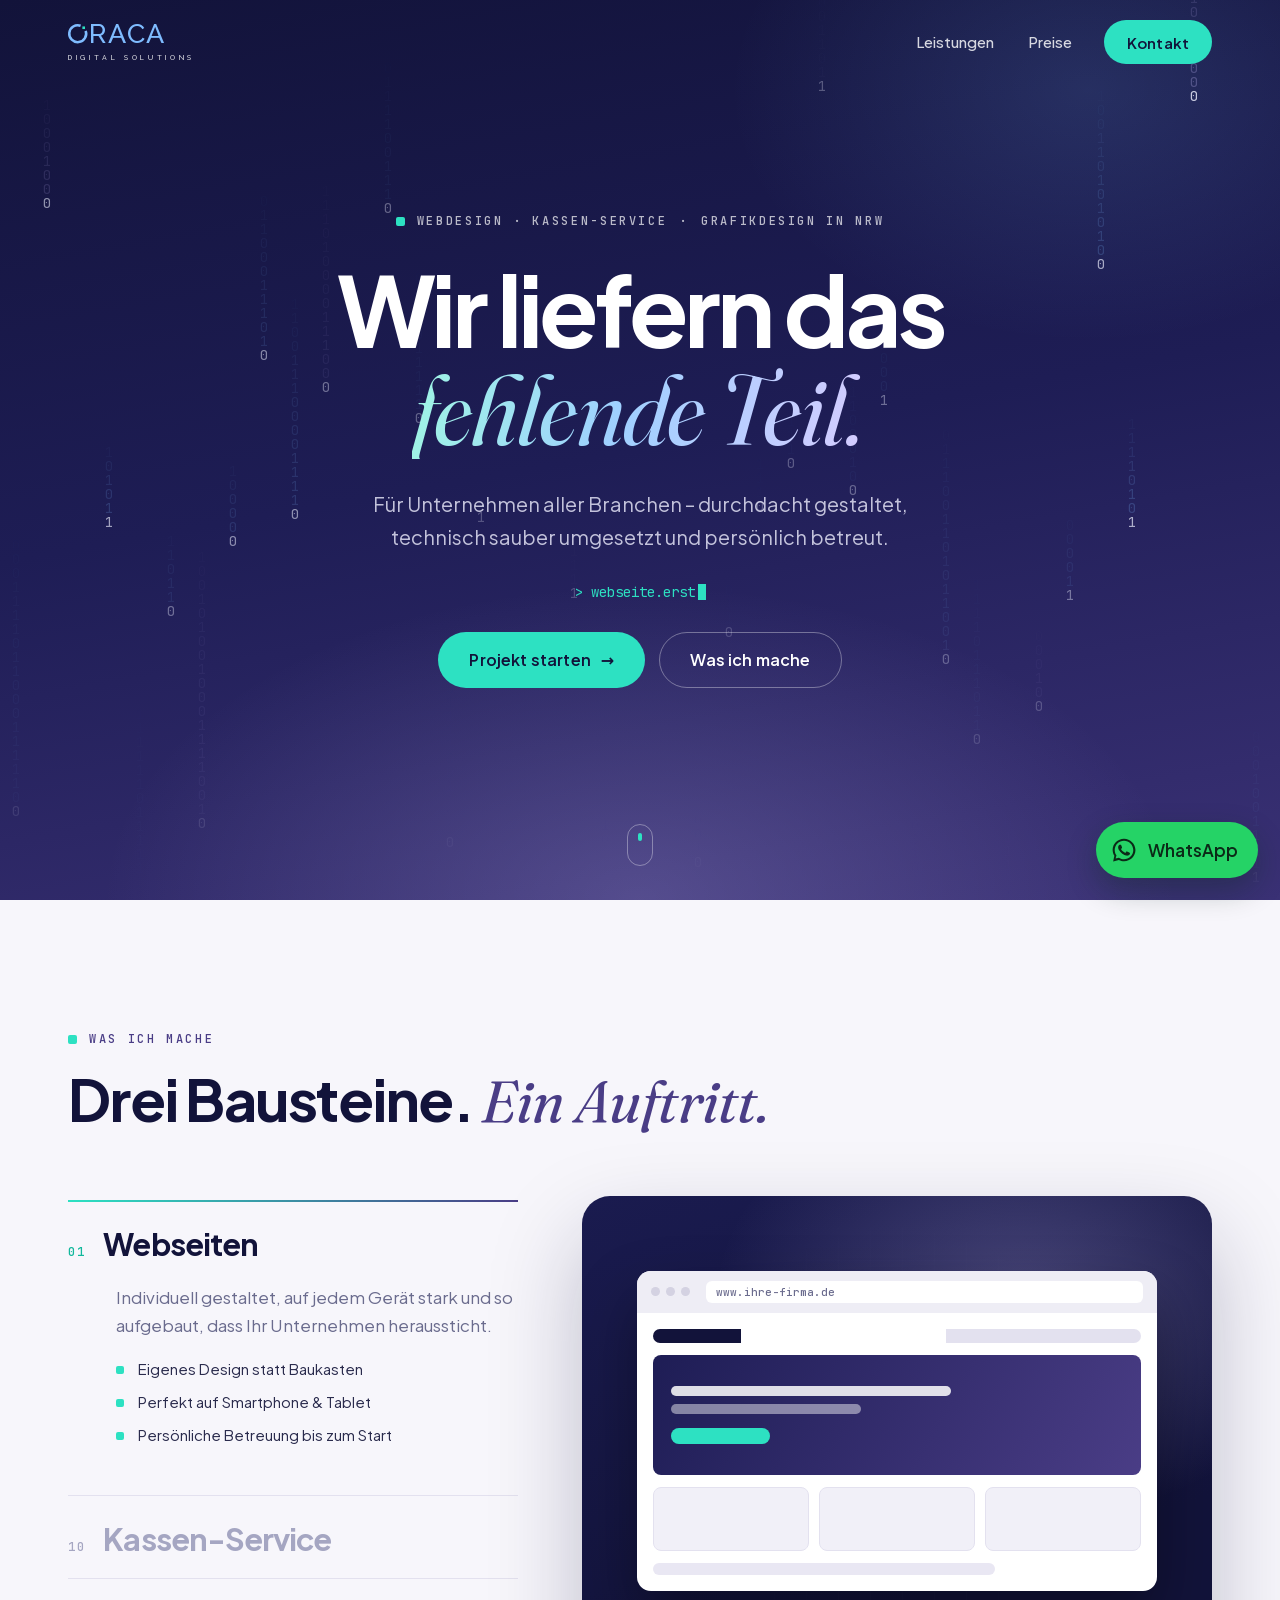
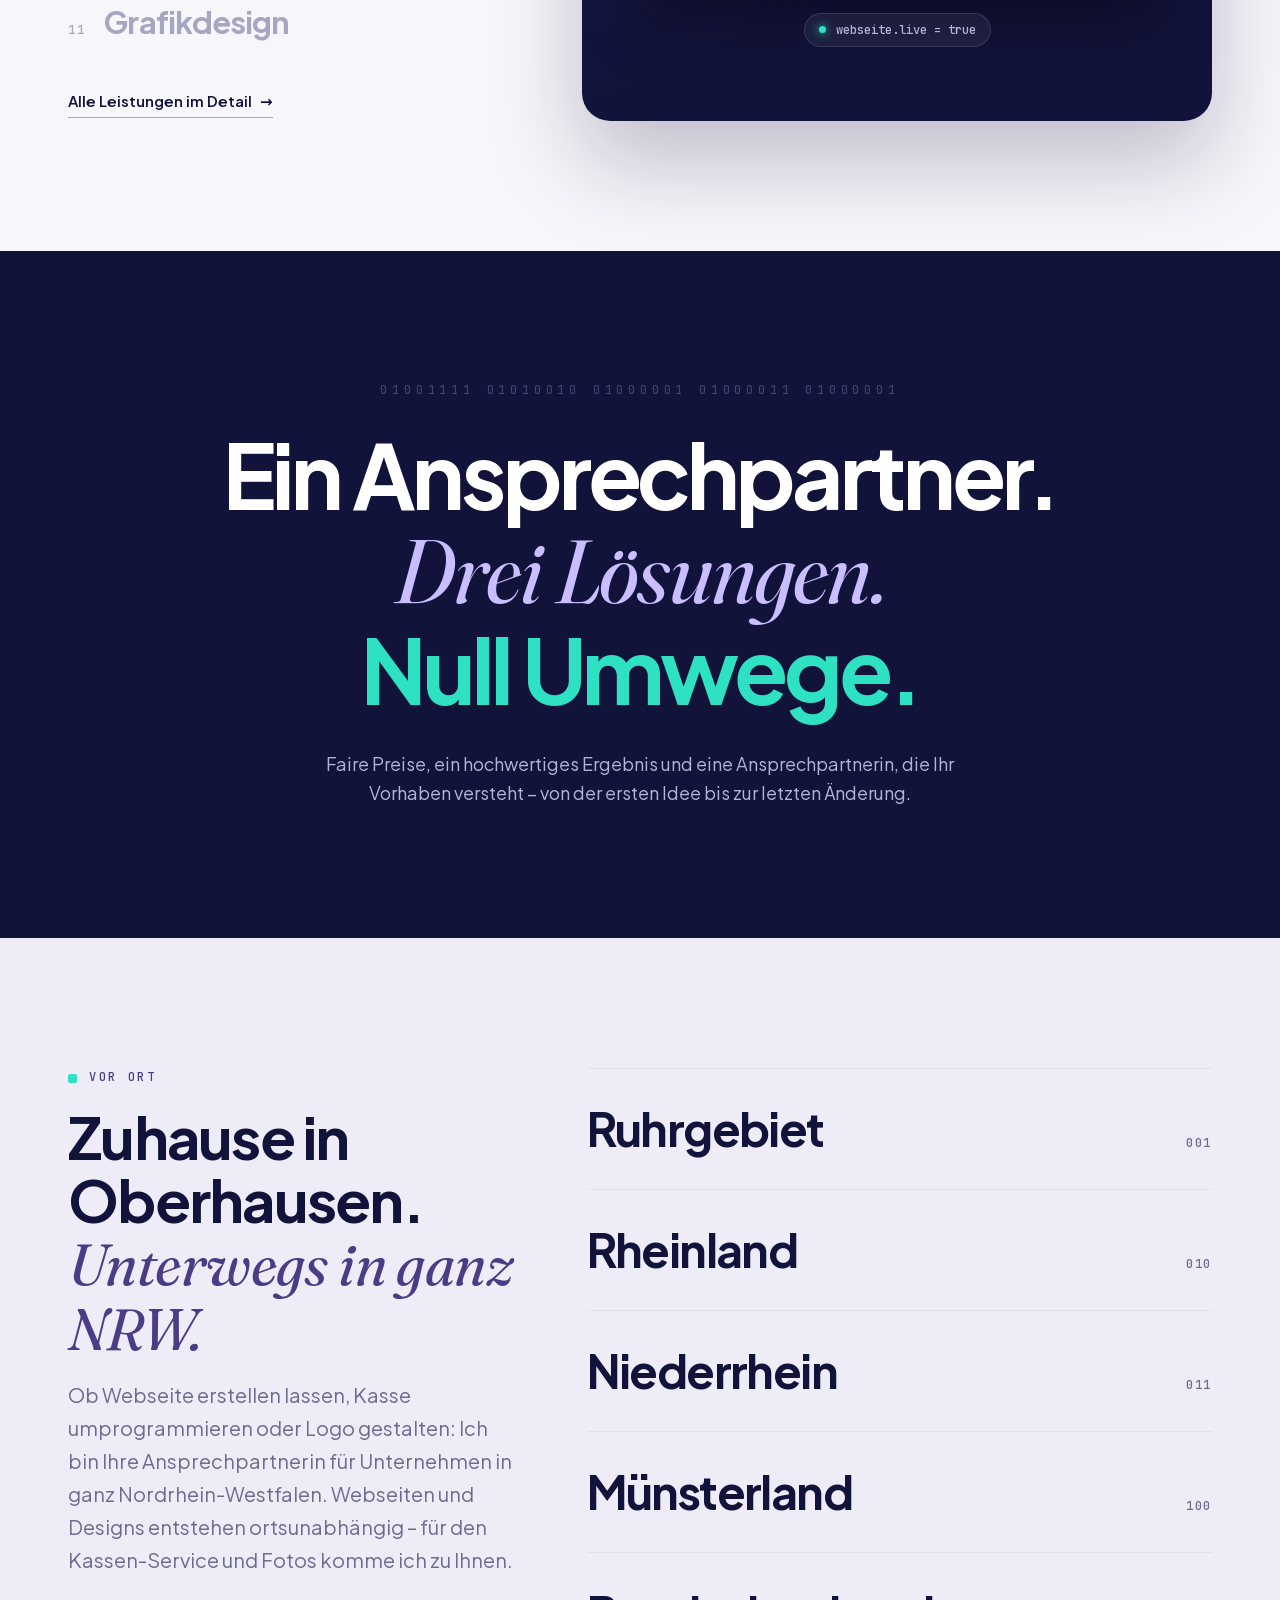
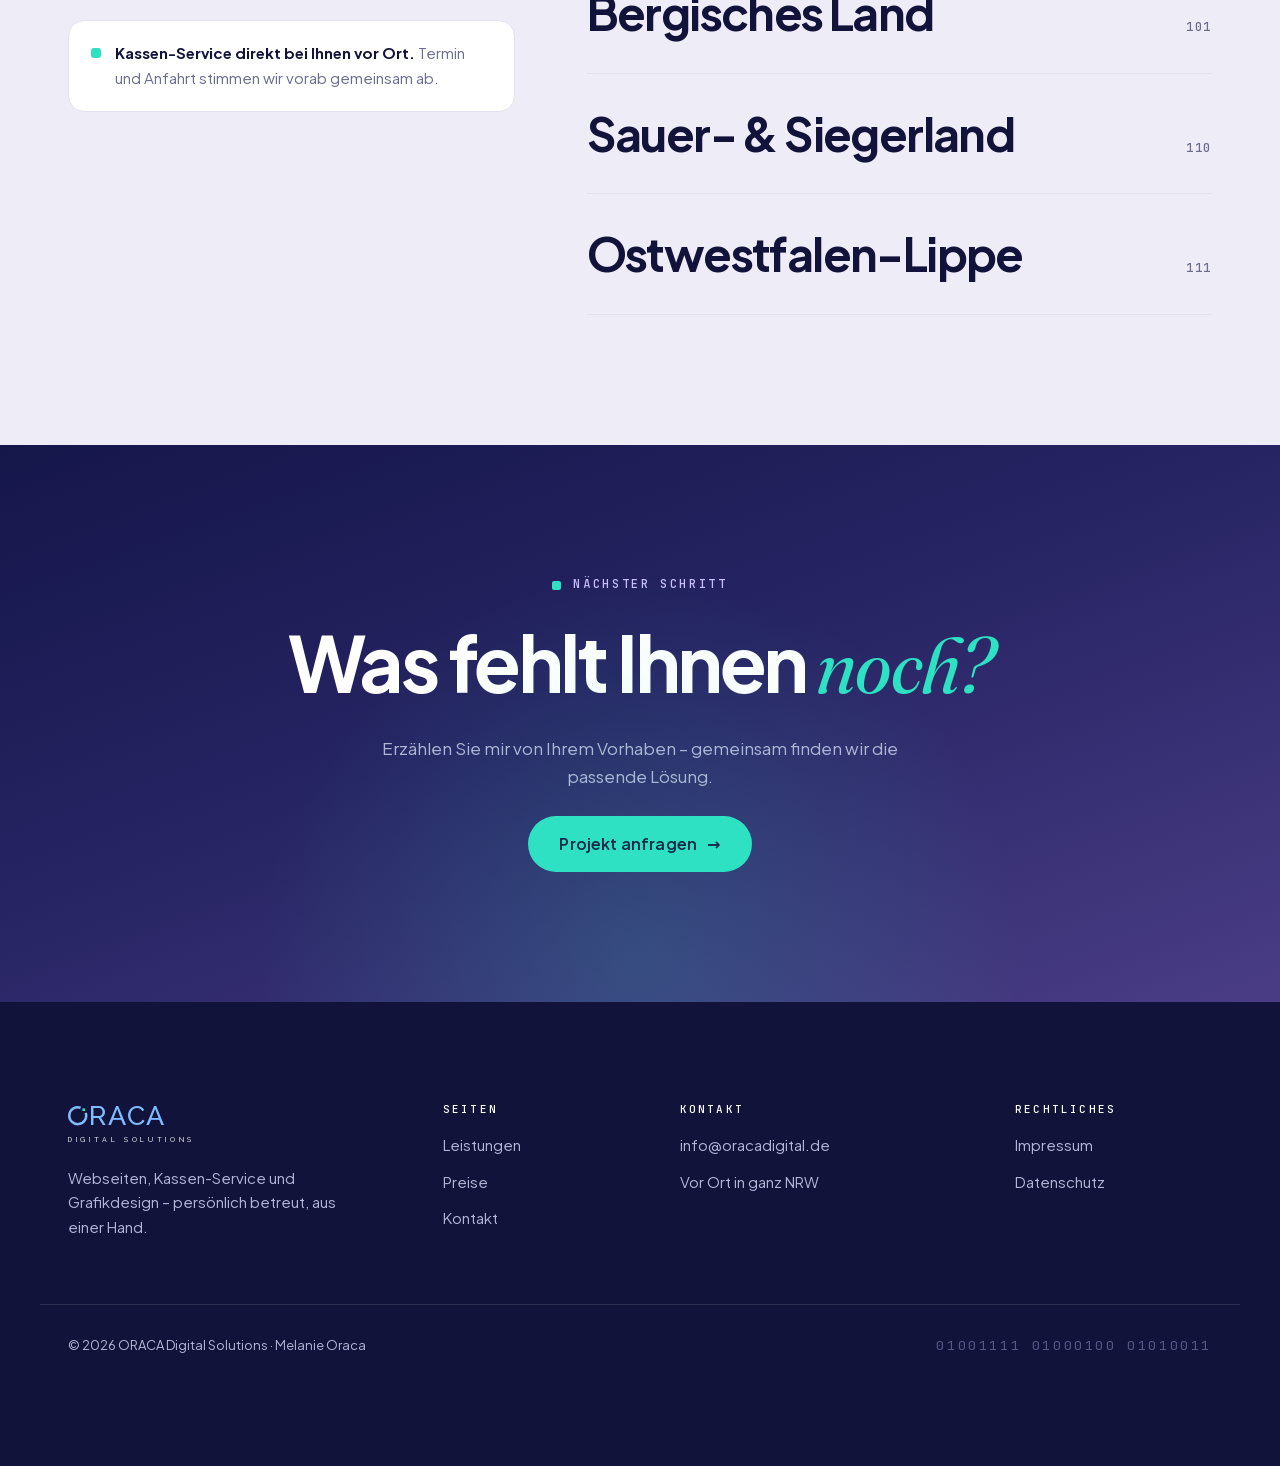
<file: index.html>
<!doctype html>
<html lang="de">
<head>
  <meta charset="utf-8">
  <meta name="viewport" content="width=device-width, initial-scale=1">
  <title>Webdesign Oberhausen &amp; NRW – Webseite erstellen lassen | ORACA</title>
  <meta name="description" content="Webseite erstellen lassen, Kassen-Service vor Ort und Grafikdesign – aus Oberhausen für Unternehmen in ganz NRW. Persönlich, modern und zu fairen Preisen.">
  <link rel="canonical" href="https://oracadigital.de/">
  <meta property="og:type" content="website">
  <meta property="og:locale" content="de_DE">
  <meta property="og:site_name" content="ORACA Digital Solutions">
  <meta property="og:title" content="Webdesign Oberhausen &amp; NRW – Webseite erstellen lassen | ORACA">
  <meta property="og:description" content="Webseite erstellen lassen, Kassen-Service vor Ort und Grafikdesign – aus Oberhausen für Unternehmen in ganz NRW. Persönlich, modern und zu fairen Preisen.">
  <meta property="og:url" content="https://oracadigital.de/">
  <meta property="og:image" content="https://oracadigital.de/img/og-image.jpg">
  <meta property="og:image:width" content="1200">
  <meta property="og:image:height" content="630">
  <meta name="twitter:card" content="summary_large_image">
  <meta name="theme-color" content="#12133A">
  <link rel="icon" href="favicon.ico" sizes="48x48">
  <link rel="icon" href="img/favicon.svg" type="image/svg+xml">
  <link rel="icon" href="img/icon-192.png" type="image/png" sizes="192x192">
  <link rel="apple-touch-icon" href="apple-touch-icon.png">
  <link rel="stylesheet" href="css/fonts.css?v=28">
  <link rel="stylesheet" href="css/style.css?v=28">
  <script type="application/ld+json">{"@context": "https://schema.org", "@type": "ProfessionalService", "@id": "https://oracadigital.de/#business", "name": "ORACA Digital Solutions", "url": "https://oracadigital.de/", "image": "https://oracadigital.de/img/og-image.jpg", "logo": "https://oracadigital.de/img/og-image.jpg", "description": "Webdesign, Kassen-Service vor Ort und Grafikdesign aus Oberhausen für Unternehmen in ganz NRW.", "founder": {"@type": "Person", "name": "Melanie Oraca"}, "email": "info@oracadigital.de", "address": {"@type": "PostalAddress", "postalCode": "46119", "addressLocality": "Oberhausen", "addressRegion": "NRW", "addressCountry": "DE"}, "areaServed": {"@type": "State", "name": "Nordrhein-Westfalen"}, "priceRange": "€€", "hasOfferCatalog": {"@type": "OfferCatalog", "name": "Leistungen", "itemListElement": [{"@type": "Offer", "itemOffered": {"@type": "Service", "name": "Webseite erstellen lassen"}}, {"@type": "Offer", "itemOffered": {"@type": "Service", "name": "Kassen-Service: Kasse umprogrammieren, Preise und Artikel ändern"}}, {"@type": "Offer", "itemOffered": {"@type": "Service", "name": "Grafikdesign: Logo, Flyer, Speisekarte"}}]}}</script>
</head>
<body>
  <a class="skip-link" href="#main">Zum Inhalt springen</a>
  <header class="site-header">
    <div class="container header-inner">
      <a href="index.html" class="brand" aria-label="ORACA Digital Solutions – Startseite"><span class="wordmark"><svg class="bit-o" viewBox="0 0 200 200" aria-hidden="true"><path d="M181.75 70.24 A87 87 0 1 1 129.76 18.25" fill="none" stroke="currentColor" stroke-width="26"/><rect x="148" y="25" width="27" height="27" class="bit"/></svg>RACA</span><span class="brand-sub">DIGITAL SOLUTIONS</span></a>
      <button class="nav-toggle" type="button" aria-expanded="false" aria-controls="main-nav" aria-label="Menü öffnen"><span></span><span></span><span></span></button>
      <nav id="main-nav" class="main-nav" aria-label="Hauptnavigation">
        <a href="leistungen.html">Leistungen</a>
        <a href="preise.html">Preise</a>
        <a href="kontakt.html" class="btn btn-primary">Kontakt</a>
      </nav>
    </div>
  </header>

  <main id="main">
    <section class="hero">
      <canvas id="rain" aria-hidden="true"></canvas>
      <div class="container hero-inner">
        <p class="eyebrow hero-eyebrow reveal"><span>Webdesign · Kassen-Service</span><span class="sep"> · </span><span>Grafikdesign in NRW</span></p>
        <h1 class="reveal d1">Wir liefern das <span class="accent">fehlende Teil.</span></h1>
        <p class="lead reveal d2">Für Unternehmen aller Branchen – durchdacht gestaltet, technisch sauber umgesetzt und persönlich betreut.</p>
        <p class="typer reveal d2" aria-hidden="true">&gt; <span id="typer-text"></span><span class="caret"></span></p>
        <div class="btn-row reveal d3" style="justify-content:center">
          <a href="kontakt.html" class="btn btn-primary btn-lg">Projekt starten <span class="arr" aria-hidden="true">→</span></a>
          <a href="#was-ich-mache" class="btn btn-ghost btn-lg">Was ich mache</a>
        </div>
      </div>
      <span class="scroll-cue" aria-hidden="true"></span>
    </section>

    <section id="was-ich-mache" class="section">
      <div class="container">
        <header class="section-head reveal">
          <p class="eyebrow">Was ich mache</p>
          <h2>Drei Bausteine. <span class="accent">Ein Auftritt.</span></h2>
        </header>
        <div class="showcase reveal">
          <div class="service-tabs" role="tablist" aria-label="Leistungen" aria-orientation="vertical">
            <div class="service-item">
              <button class="service-tab" role="tab" id="tab-web" aria-controls="panel-web" aria-selected="true" data-demo="web"><span class="tab-bar" aria-hidden="true"><span></span></span><span class="no">01</span>Webseiten</button>
              <div class="service-panel" role="tabpanel" id="panel-web" aria-labelledby="tab-web">
                <p>Individuell gestaltet, auf jedem Gerät stark und so aufgebaut, dass Ihr Unternehmen heraussticht.</p>
                <ul><li>Eigenes Design statt Baukasten</li><li>Perfekt auf Smartphone &amp; Tablet</li><li>Persönliche Betreuung bis zum Start</li></ul>
              </div>
            </div>
            <div class="service-item">
              <button class="service-tab" role="tab" id="tab-pos" aria-controls="panel-pos" aria-selected="false" tabindex="-1" data-demo="pos"><span class="tab-bar" aria-hidden="true"><span></span></span><span class="no">10</span>Kassen-Service</button>
              <div class="service-panel" role="tabpanel" id="panel-pos" aria-labelledby="tab-pos" hidden>
                <p>Neue Preise, neue Artikel, andere Tasten – ich passe Ihre bestehende Kasse direkt bei Ihnen vor Ort an.</p>
                <ul><li>Preise ändern &amp; umkodieren</li><li>Artikel &amp; Tasten anpassen</li><li>Vor Ort – Termin nach Absprache</li></ul>
              </div>
            </div>
            <div class="service-item">
              <button class="service-tab" role="tab" id="tab-design" aria-controls="panel-design" aria-selected="false" tabindex="-1" data-demo="design"><span class="tab-bar" aria-hidden="true"><span></span></span><span class="no">11</span>Grafikdesign</button>
              <div class="service-panel" role="tabpanel" id="panel-design" aria-labelledby="tab-design" hidden>
                <p>Logo, Visitenkarte, Flyer oder Speisekarte – stimmig gestaltet und druckfertig geliefert.</p>
                <ul><li>3 Entwürfe zur Auswahl</li><li>2 Korrekturrunden inklusive</li><li>Druckfertige PDF-Dateien</li></ul>
              </div>
            </div>
            <a href="leistungen.html" class="text-link" style="margin-top:28px;align-self:flex-start">Alle Leistungen im Detail <span class="arr" aria-hidden="true">→</span></a>
          </div>

          <div class="stage" aria-hidden="true">
            <div class="demo" data-demo="web">
              <div class="browser">
                <div class="browser-bar"><i></i><i></i><i></i><span>www.ihre-firma.de</span></div>
                <div class="browser-body">
                  <div class="blk blk-nav" style="--d:.1s"></div>
                  <div class="blk blk-hero" style="--d:.5s"><b></b><b></b><b class="cta"></b></div>
                  <div class="blk-row"><div class="blk blk-card" style="--d:1s"></div><div class="blk blk-card" style="--d:1.2s"></div><div class="blk blk-card" style="--d:1.4s"></div></div>
                  <div class="blk blk-foot" style="--d:1.8s"></div>
                </div>
              </div>
              <div class="demo-status"><span class="dot"></span>webseite.live = true</div>
            </div>
            <div class="demo" data-demo="pos">
              <div class="pos">
                <div class="pos-head"><span>KASSE 01 · ARTIKELPFLEGE</span><span>PLU</span></div>
                <ul class="pos-list">
                  <li data-prices="3,20|3,50|3,60"><span>Cappuccino</span><b>3,20 €</b></li>
                  <li data-prices="3,60|3,90|4,10"><span>Latte Macchiato</span><b>3,60 €</b></li>
                  <li data-prices="2,10|2,30|2,40"><span>Croissant</span><b>2,10 €</b></li>
                  <li data-prices="4,80|5,20|5,50"><span>Frühstück klein</span><b>4,80 €</b></li>
                  <li data-prices="2,90|3,10|3,30"><span>Apfelschorle</span><b>2,90 €</b></li>
                </ul>
                <div class="pos-foot"><span class="pos-msg">bereit</span></div>
              </div>
              <div class="demo-status"><span class="dot"></span>kasse.preise_aktualisieren()</div>
            </div>
            <div class="demo" data-demo="design">
              <div class="flip"><div class="flip-inner">
                <div class="flip-face flip-front"><span class="logo-ph"><svg viewBox="0 0 200 200"><path d="M181.75 70.24 A87 87 0 1 1 129.76 18.25" fill="none" stroke="currentColor" stroke-width="26"/><rect x="148" y="25" width="27" height="27"/></svg>IHR LOGO</span></div>
                <div class="flip-face flip-back"><b></b><b></b><b class="short"></b><div class="sw"><i></i><i></i><i></i></div></div>
              </div></div>
              <div class="demo-status"><span class="dot"></span>design.erstellen()</div>
            </div>
          </div>
        </div>
      </div>
    </section>

    <section class="section dark statement">
      <div class="container">
        <p class="bin-line reveal" aria-hidden="true">01001111 01010010 01000001 01000011 01000001</p>
        <p class="big-lines reveal d1">
          <span>Ein Ansprechpartner.</span>
          <span class="accent">Drei Lösungen.</span>
          <span class="mint">Null Umwege.</span>
        </p>
        <p class="statement-sub reveal d2">Faire Preise, ein hochwertiges Ergebnis und eine Ansprechpartnerin, die Ihr Vorhaben versteht – von der ersten Idee bis zur letzten Änderung.</p>
      </div>
    </section>

    <section class="section paper-2">
      <div class="container region">
        <header class="section-head reveal">
          <p class="eyebrow">Vor Ort</p>
          <h2>Zuhause in Oberhausen. <span class="accent">Unterwegs in ganz NRW.</span></h2>
          <p class="lead">Ob Webseite erstellen lassen, Kasse umprogrammieren oder Logo gestalten: Ich bin Ihre Ansprechpartnerin für Unternehmen in ganz Nordrhein-Westfalen. Webseiten und Designs entstehen ortsunabhängig – für den Kassen-Service und Fotos komme ich zu Ihnen.</p>
          <div class="region-note"><i></i><span><b>Kassen-Service direkt bei Ihnen vor Ort.</b> Termin und Anfahrt stimmen wir vorab gemeinsam ab.</span></div>
        </header>
        <ul class="cities reveal d1">
          <li>Ruhrgebiet<span>001</span></li>
          <li>Rheinland<span>010</span></li>
          <li>Niederrhein<span>011</span></li>
          <li>Münsterland<span>100</span></li>
          <li>Bergisches Land<span>101</span></li>
          <li>Sauer- &amp; Siegerland<span>110</span></li>
          <li>Ostwestfalen-Lippe<span>111</span></li>
        </ul>
      </div>
    </section>

    <section class="section dusk cta">
      <div class="container reveal">
        <p class="eyebrow">Nächster Schritt</p>
        <h2>Was fehlt Ihnen <span class="accent">noch?</span></h2>
        <p>Erzählen Sie mir von Ihrem Vorhaben – gemeinsam finden wir die passende Lösung.</p>
        <a href="kontakt.html" class="btn btn-primary btn-lg">Projekt anfragen <span class="arr" aria-hidden="true">→</span></a>
      </div>
    </section>
  </main>

  <footer class="site-footer">
    <div class="container footer-grid">
      <div class="footer-brand">
        <a href="index.html" class="brand" aria-label="ORACA Digital Solutions – Startseite"><span class="wordmark"><svg class="bit-o" viewBox="0 0 200 200" aria-hidden="true"><path d="M181.75 70.24 A87 87 0 1 1 129.76 18.25" fill="none" stroke="currentColor" stroke-width="26"/><rect x="148" y="25" width="27" height="27" class="bit"/></svg>RACA</span><span class="brand-sub">DIGITAL SOLUTIONS</span></a>
        <p>Webseiten, Kassen-Service und Grafikdesign – persönlich betreut, aus einer Hand.</p>
      </div>
      <nav class="footer-col" aria-label="Seiten">
        <p class="footer-title">Seiten</p>
        <a href="leistungen.html">Leistungen</a>
        <a href="preise.html">Preise</a>
        <a href="kontakt.html">Kontakt</a>
      </nav>
      <div class="footer-col">
        <p class="footer-title">Kontakt</p>
        <a href="mailto:info@oracadigital.de">info@oracadigital.de</a>
        <span>Vor Ort in ganz NRW</span>
      </div>
      <nav class="footer-col" aria-label="Rechtliches">
        <p class="footer-title">Rechtliches</p>
        <a href="impressum.html">Impressum</a>
        <a href="datenschutz.html">Datenschutz</a>
      </nav>
    </div>
    <div class="container footer-bottom">
      <span>© <span class="year">2026</span> ORACA Digital Solutions · Melanie Oraca</span>
      <span class="footer-bin" aria-hidden="true">01001111 01000100 01010011</span>
    </div>
  </footer>

  <script src="js/main.js?v=28"></script>
</body>
</html>
</file>
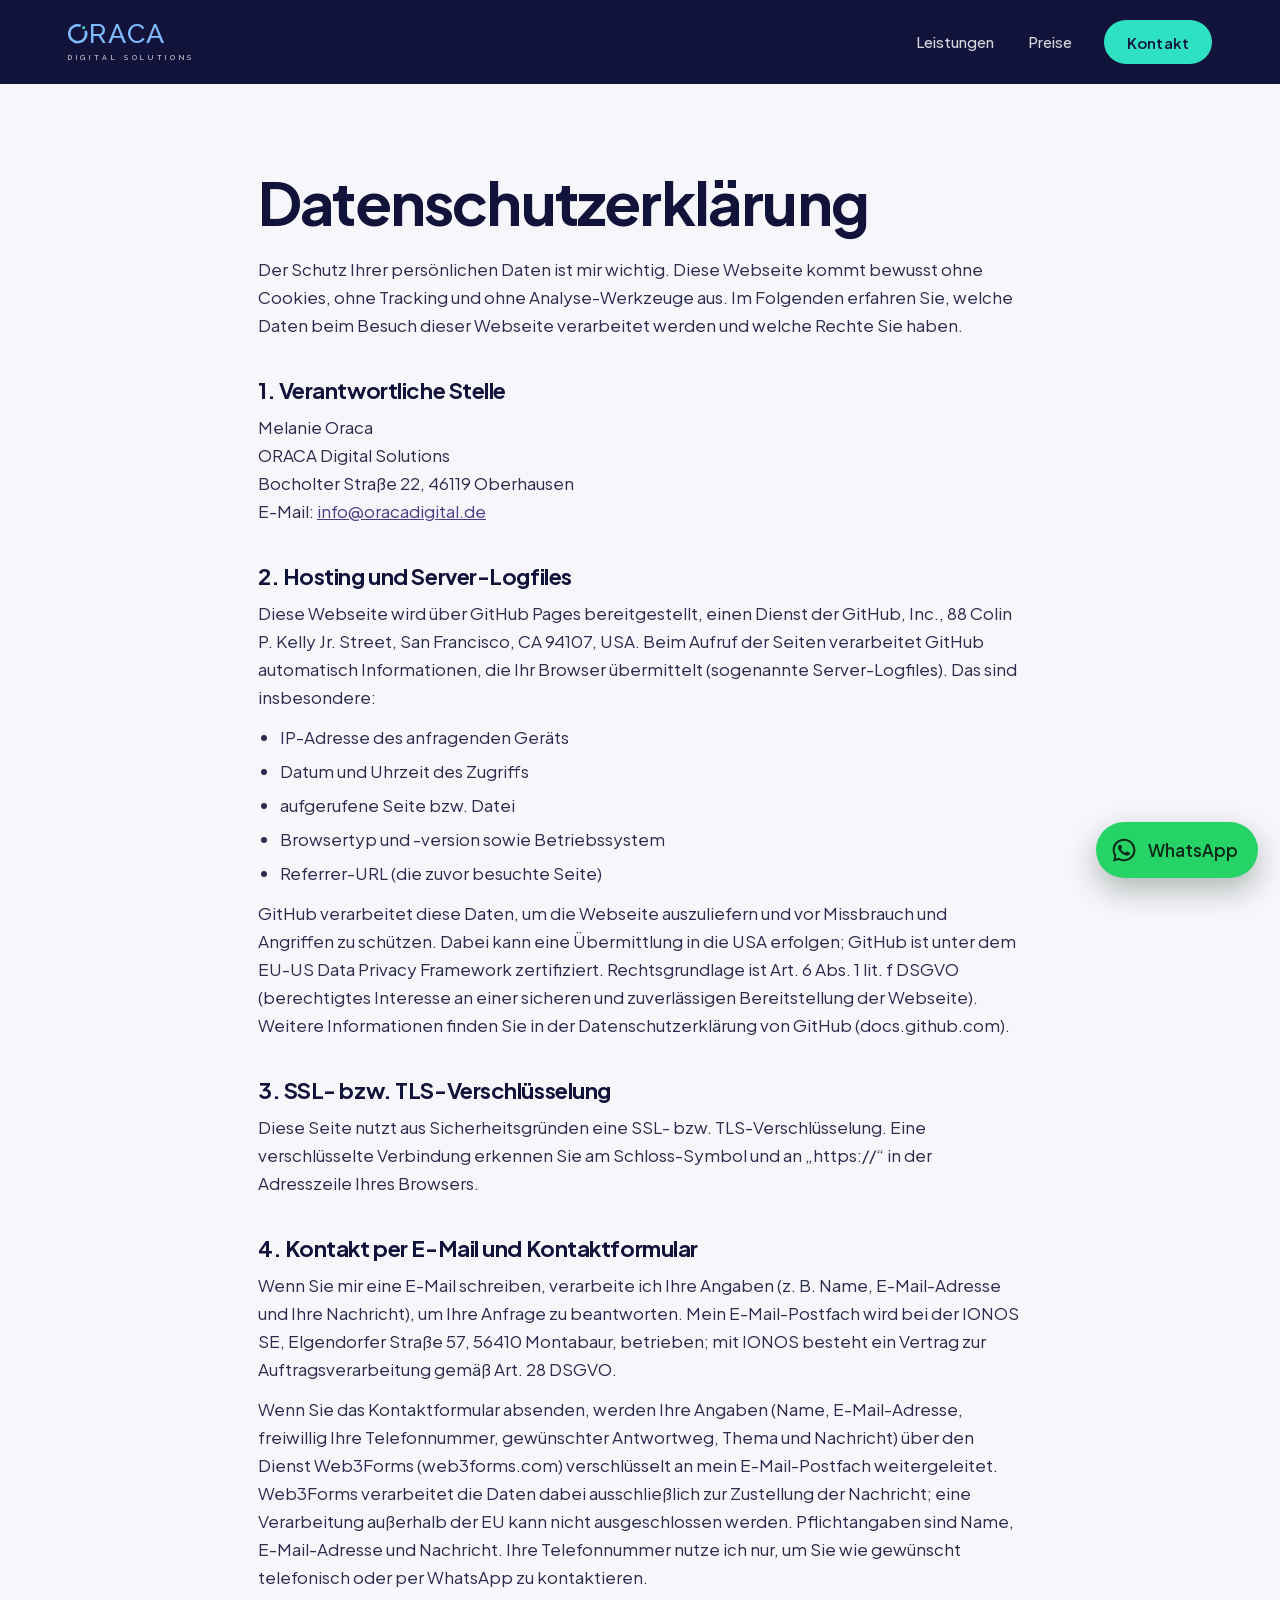
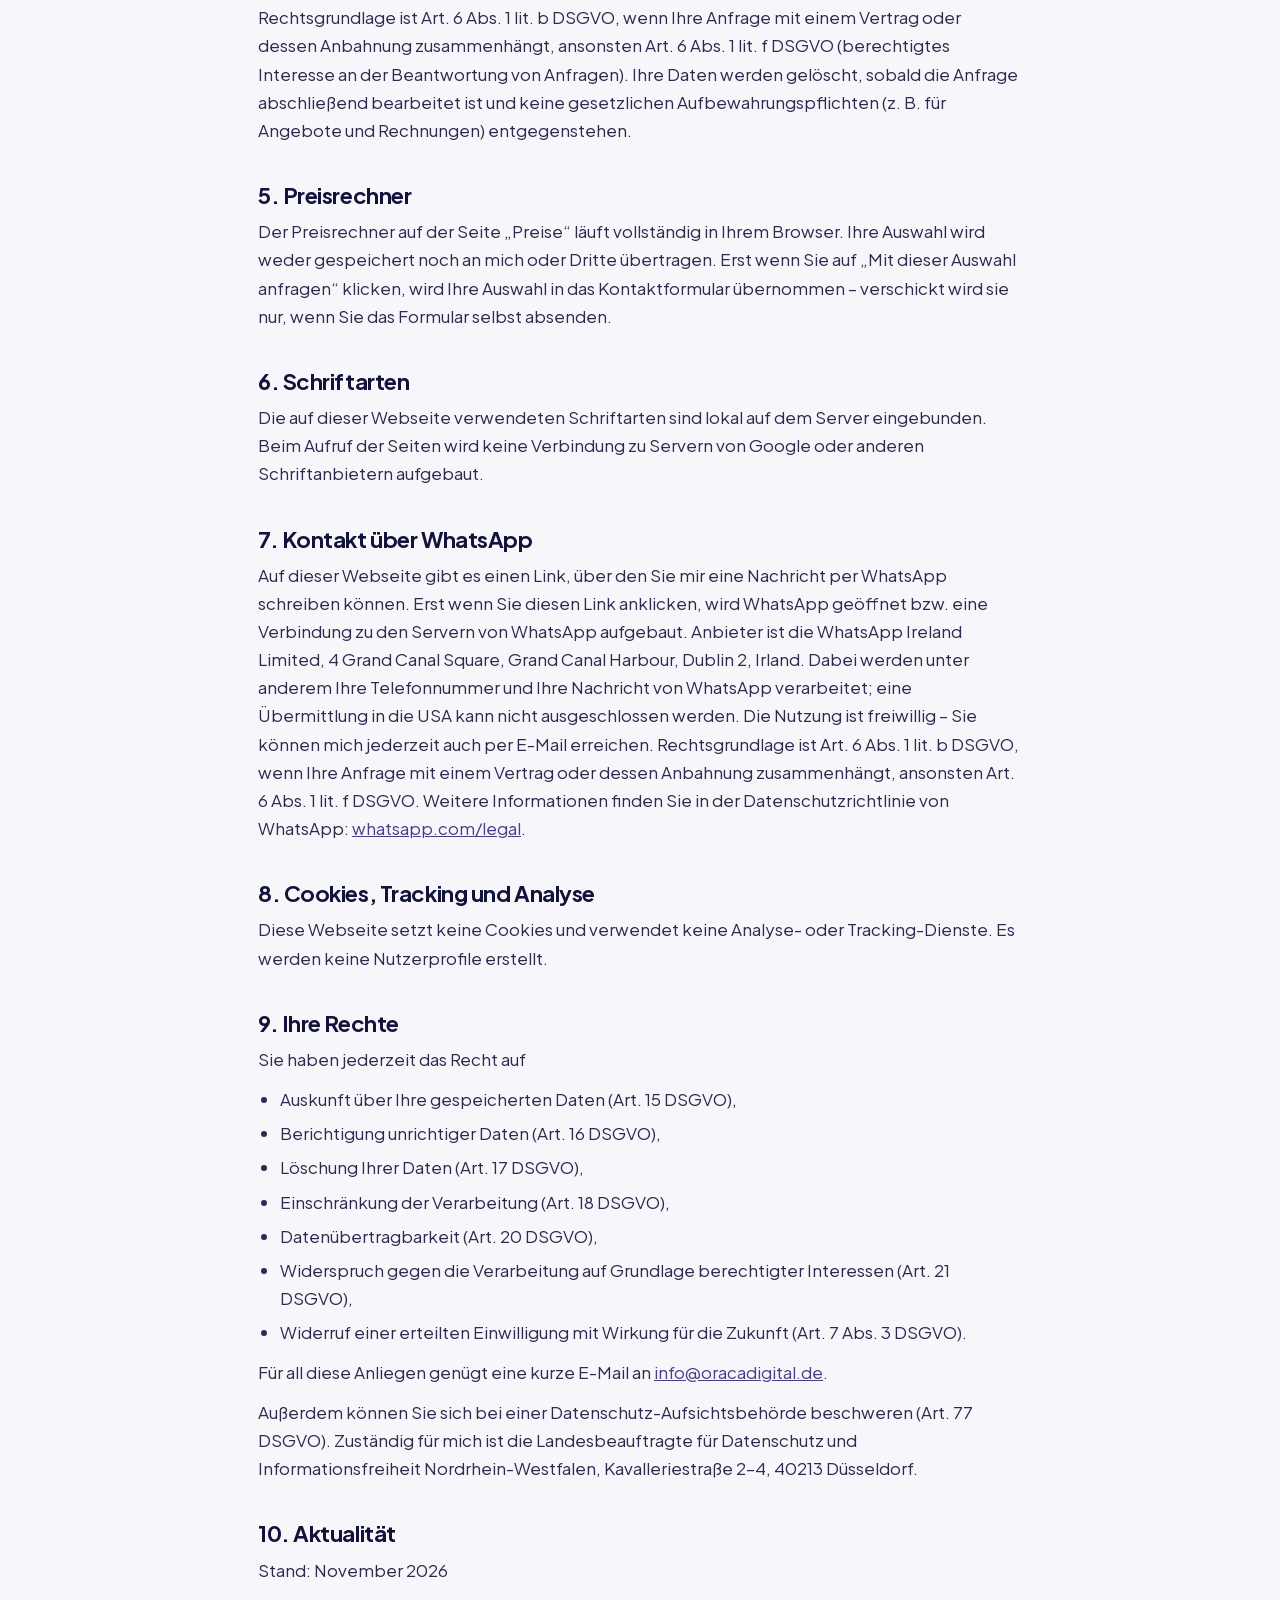
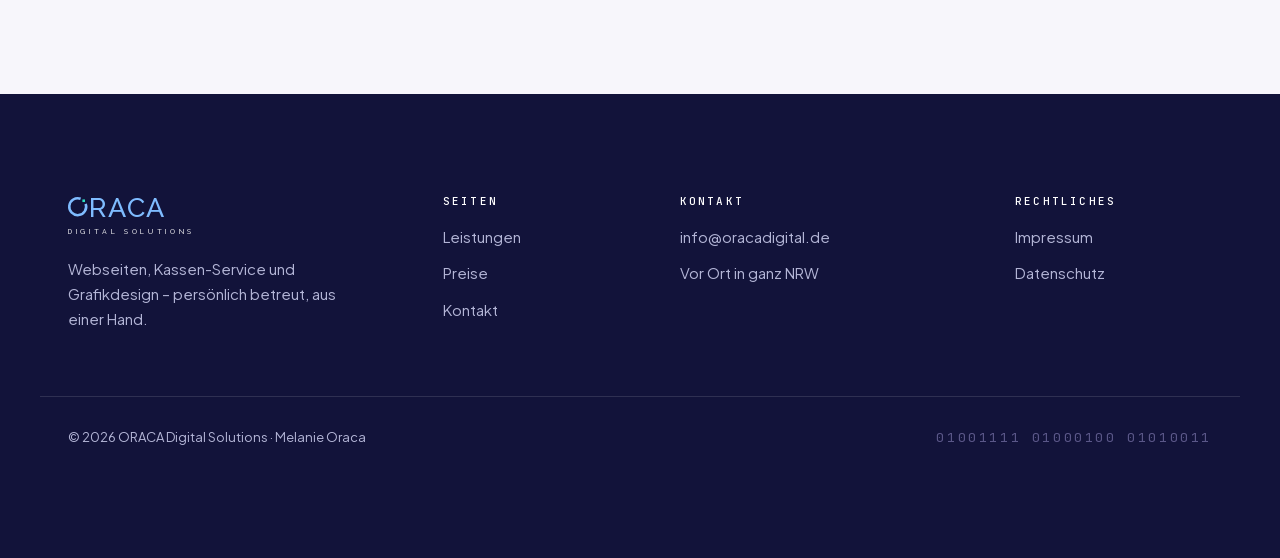
<file: datenschutz.html>
<!doctype html>
<html lang="de">
<head>
  <meta charset="utf-8">
  <meta name="viewport" content="width=device-width, initial-scale=1">
  <title>Datenschutz – ORACA Digital Solutions</title>
  <meta name="description" content="Datenschutzerklärung von ORACA Digital Solutions.">
  <link rel="canonical" href="https://oracadigital.de/datenschutz.html">
  <meta property="og:type" content="website">
  <meta property="og:locale" content="de_DE">
  <meta property="og:site_name" content="ORACA Digital Solutions">
  <meta property="og:title" content="Datenschutz – ORACA Digital Solutions">
  <meta property="og:description" content="Datenschutzerklärung von ORACA Digital Solutions.">
  <meta property="og:url" content="https://oracadigital.de/datenschutz.html">
  <meta property="og:image" content="https://oracadigital.de/img/og-image.jpg">
  <meta property="og:image:width" content="1200">
  <meta property="og:image:height" content="630">
  <meta name="twitter:card" content="summary_large_image">
  <meta name="theme-color" content="#12133A">
  <link rel="icon" href="favicon.ico" sizes="48x48">
  <link rel="icon" href="img/favicon.svg" type="image/svg+xml">
  <link rel="icon" href="img/icon-192.png" type="image/png" sizes="192x192">
  <link rel="apple-touch-icon" href="apple-touch-icon.png">
  <link rel="stylesheet" href="css/fonts.css?v=28">
  <link rel="stylesheet" href="css/style.css?v=28">
</head>
<body class="plain">
  <a class="skip-link" href="#main">Zum Inhalt springen</a>
  <header class="site-header">
    <div class="container header-inner">
      <a href="index.html" class="brand" aria-label="ORACA Digital Solutions – Startseite"><span class="wordmark"><svg class="bit-o" viewBox="0 0 200 200" aria-hidden="true"><path d="M181.75 70.24 A87 87 0 1 1 129.76 18.25" fill="none" stroke="currentColor" stroke-width="26"/><rect x="148" y="25" width="27" height="27" class="bit"/></svg>RACA</span><span class="brand-sub">DIGITAL SOLUTIONS</span></a>
      <button class="nav-toggle" type="button" aria-expanded="false" aria-controls="main-nav" aria-label="Menü öffnen"><span></span><span></span><span></span></button>
      <nav id="main-nav" class="main-nav" aria-label="Hauptnavigation">
        <a href="leistungen.html">Leistungen</a>
        <a href="preise.html">Preise</a>
        <a href="kontakt.html" class="btn btn-primary">Kontakt</a>
      </nav>
    </div>
  </header>

  <main id="main">
    <section class="legal">
      <div class="container">
      <h1>Datenschutzerklärung</h1>
      <p>Der Schutz Ihrer persönlichen Daten ist mir wichtig. Diese Webseite kommt bewusst ohne Cookies, ohne Tracking und ohne Analyse-Werkzeuge aus. Im Folgenden erfahren Sie, welche Daten beim Besuch dieser Webseite verarbeitet werden und welche Rechte Sie haben.</p>

      <h2>1. Verantwortliche Stelle</h2>
      <p>Melanie Oraca<br>ORACA Digital Solutions<br>Bocholter Straße 22, 46119 Oberhausen<br>E-Mail: <a href="mailto:info@oracadigital.de">info@oracadigital.de</a></p>

      <h2>2. Hosting und Server-Logfiles</h2>
      <p>Diese Webseite wird über GitHub Pages bereitgestellt, einen Dienst der GitHub, Inc., 88 Colin P. Kelly Jr. Street, San Francisco, CA 94107, USA. Beim Aufruf der Seiten verarbeitet GitHub automatisch Informationen, die Ihr Browser übermittelt (sogenannte Server-Logfiles). Das sind insbesondere:</p>
      <ul>
        <li>IP-Adresse des anfragenden Geräts</li>
        <li>Datum und Uhrzeit des Zugriffs</li>
        <li>aufgerufene Seite bzw. Datei</li>
        <li>Browsertyp und -version sowie Betriebssystem</li>
        <li>Referrer-URL (die zuvor besuchte Seite)</li>
      </ul>
      <p>GitHub verarbeitet diese Daten, um die Webseite auszuliefern und vor Missbrauch und Angriffen zu schützen. Dabei kann eine Übermittlung in die USA erfolgen; GitHub ist unter dem EU-US Data Privacy Framework zertifiziert. Rechtsgrundlage ist Art. 6 Abs. 1 lit. f DSGVO (berechtigtes Interesse an einer sicheren und zuverlässigen Bereitstellung der Webseite). Weitere Informationen finden Sie in der Datenschutzerklärung von GitHub (docs.github.com).</p>

      <h2>3. SSL- bzw. TLS-Verschlüsselung</h2>
      <p>Diese Seite nutzt aus Sicherheitsgründen eine SSL- bzw. TLS-Verschlüsselung. Eine verschlüsselte Verbindung erkennen Sie am Schloss-Symbol und an „https://“ in der Adresszeile Ihres Browsers.</p>

      <h2>4. Kontakt per E-Mail und Kontaktformular</h2>
      <p>Wenn Sie mir eine E-Mail schreiben, verarbeite ich Ihre Angaben (z. B. Name, E-Mail-Adresse und Ihre Nachricht), um Ihre Anfrage zu beantworten. Mein E-Mail-Postfach wird bei der IONOS SE, Elgendorfer Straße 57, 56410 Montabaur, betrieben; mit IONOS besteht ein Vertrag zur Auftragsverarbeitung gemäß Art. 28 DSGVO.</p>
      <p>Wenn Sie das Kontaktformular absenden, werden Ihre Angaben (Name, E-Mail-Adresse, freiwillig Ihre Telefonnummer, gewünschter Antwortweg, Thema und Nachricht) über den Dienst Web3Forms (web3forms.com) verschlüsselt an mein E-Mail-Postfach weitergeleitet. Web3Forms verarbeitet die Daten dabei ausschließlich zur Zustellung der Nachricht; eine Verarbeitung außerhalb der EU kann nicht ausgeschlossen werden. Pflichtangaben sind Name, E-Mail-Adresse und Nachricht. Ihre Telefonnummer nutze ich nur, um Sie wie gewünscht telefonisch oder per WhatsApp zu kontaktieren.</p>
      <p>Rechtsgrundlage ist Art. 6 Abs. 1 lit. b DSGVO, wenn Ihre Anfrage mit einem Vertrag oder dessen Anbahnung zusammenhängt, ansonsten Art. 6 Abs. 1 lit. f DSGVO (berechtigtes Interesse an der Beantwortung von Anfragen). Ihre Daten werden gelöscht, sobald die Anfrage abschließend bearbeitet ist und keine gesetzlichen Aufbewahrungspflichten (z. B. für Angebote und Rechnungen) entgegenstehen.</p>

      <h2>5. Preisrechner</h2>
      <p>Der Preisrechner auf der Seite „Preise“ läuft vollständig in Ihrem Browser. Ihre Auswahl wird weder gespeichert noch an mich oder Dritte übertragen. Erst wenn Sie auf „Mit dieser Auswahl anfragen“ klicken, wird Ihre Auswahl in das Kontaktformular übernommen – verschickt wird sie nur, wenn Sie das Formular selbst absenden.</p>

      <h2>6. Schriftarten</h2>
      <p>Die auf dieser Webseite verwendeten Schriftarten sind lokal auf dem Server eingebunden. Beim Aufruf der Seiten wird keine Verbindung zu Servern von Google oder anderen Schriftanbietern aufgebaut.</p>

      <h2>7. Kontakt über WhatsApp</h2>
      <p>Auf dieser Webseite gibt es einen Link, über den Sie mir eine Nachricht per WhatsApp schreiben können. Erst wenn Sie diesen Link anklicken, wird WhatsApp geöffnet bzw. eine Verbindung zu den Servern von WhatsApp aufgebaut. Anbieter ist die WhatsApp Ireland Limited, 4 Grand Canal Square, Grand Canal Harbour, Dublin 2, Irland. Dabei werden unter anderem Ihre Telefonnummer und Ihre Nachricht von WhatsApp verarbeitet; eine Übermittlung in die USA kann nicht ausgeschlossen werden. Die Nutzung ist freiwillig – Sie können mich jederzeit auch per E-Mail erreichen. Rechtsgrundlage ist Art. 6 Abs. 1 lit. b DSGVO, wenn Ihre Anfrage mit einem Vertrag oder dessen Anbahnung zusammenhängt, ansonsten Art. 6 Abs. 1 lit. f DSGVO. Weitere Informationen finden Sie in der Datenschutzrichtlinie von WhatsApp: <a href="https://www.whatsapp.com/legal/privacy-policy-eea" target="_blank" rel="noopener">whatsapp.com/legal</a>.</p>

      <h2>8. Cookies, Tracking und Analyse</h2>
      <p>Diese Webseite setzt keine Cookies und verwendet keine Analyse- oder Tracking-Dienste. Es werden keine Nutzerprofile erstellt.</p>

      <h2>9. Ihre Rechte</h2>
      <p>Sie haben jederzeit das Recht auf</p>
      <ul>
        <li>Auskunft über Ihre gespeicherten Daten (Art. 15 DSGVO),</li>
        <li>Berichtigung unrichtiger Daten (Art. 16 DSGVO),</li>
        <li>Löschung Ihrer Daten (Art. 17 DSGVO),</li>
        <li>Einschränkung der Verarbeitung (Art. 18 DSGVO),</li>
        <li>Datenübertragbarkeit (Art. 20 DSGVO),</li>
        <li>Widerspruch gegen die Verarbeitung auf Grundlage berechtigter Interessen (Art. 21 DSGVO),</li>
        <li>Widerruf einer erteilten Einwilligung mit Wirkung für die Zukunft (Art. 7 Abs. 3 DSGVO).</li>
      </ul>
      <p>Für all diese Anliegen genügt eine kurze E-Mail an <a href="mailto:info@oracadigital.de">info@oracadigital.de</a>.</p>
      <p>Außerdem können Sie sich bei einer Datenschutz-Aufsichtsbehörde beschweren (Art. 77 DSGVO). Zuständig für mich ist die Landesbeauftragte für Datenschutz und Informationsfreiheit Nordrhein-Westfalen, Kavalleriestraße 2–4, 40213 Düsseldorf.</p>

      <h2>10. Aktualität</h2>
      <p>Stand: November 2026</p>
    </div>
    </section>
  </main>

  <footer class="site-footer">
    <div class="container footer-grid">
      <div class="footer-brand">
        <a href="index.html" class="brand" aria-label="ORACA Digital Solutions – Startseite"><span class="wordmark"><svg class="bit-o" viewBox="0 0 200 200" aria-hidden="true"><path d="M181.75 70.24 A87 87 0 1 1 129.76 18.25" fill="none" stroke="currentColor" stroke-width="26"/><rect x="148" y="25" width="27" height="27" class="bit"/></svg>RACA</span><span class="brand-sub">DIGITAL SOLUTIONS</span></a>
        <p>Webseiten, Kassen-Service und Grafikdesign – persönlich betreut, aus einer Hand.</p>
      </div>
      <nav class="footer-col" aria-label="Seiten">
        <p class="footer-title">Seiten</p>
        <a href="leistungen.html">Leistungen</a>
        <a href="preise.html">Preise</a>
        <a href="kontakt.html">Kontakt</a>
      </nav>
      <div class="footer-col">
        <p class="footer-title">Kontakt</p>
        <a href="mailto:info@oracadigital.de">info@oracadigital.de</a>
        <span>Vor Ort in ganz NRW</span>
      </div>
      <nav class="footer-col" aria-label="Rechtliches">
        <p class="footer-title">Rechtliches</p>
        <a href="impressum.html">Impressum</a>
        <a href="datenschutz.html">Datenschutz</a>
      </nav>
    </div>
    <div class="container footer-bottom">
      <span>© <span class="year">2026</span> ORACA Digital Solutions · Melanie Oraca</span>
      <span class="footer-bin" aria-hidden="true">01001111 01000100 01010011</span>
    </div>
  </footer>

  <script src="js/main.js?v=28"></script>
</body>
</html>
</file>
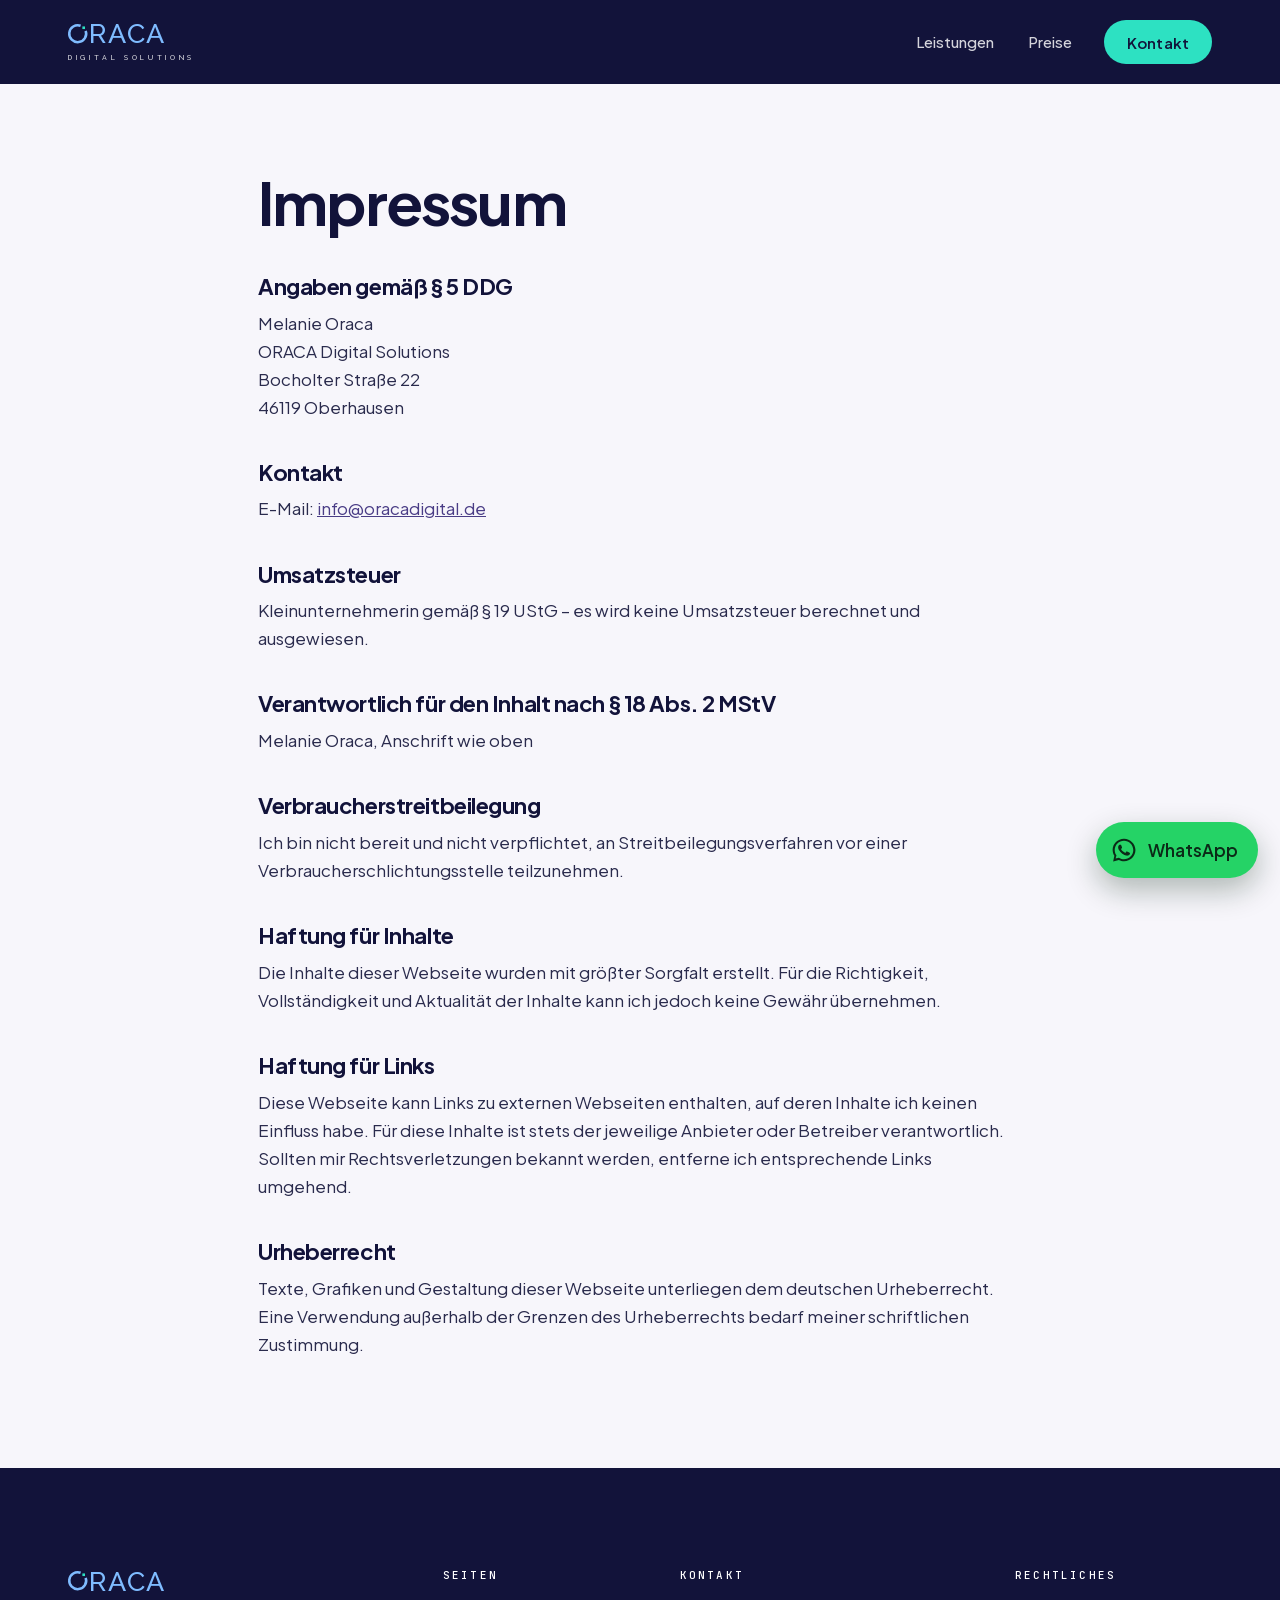
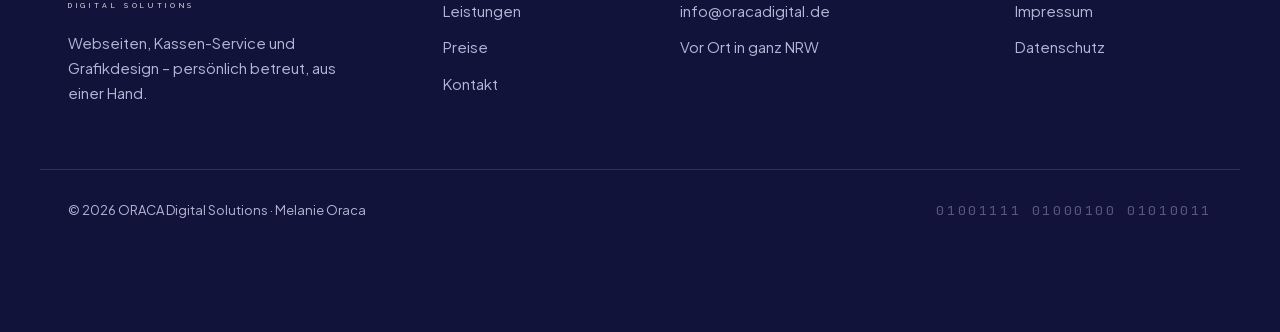
<file: impressum.html>
<!doctype html>
<html lang="de">
<head>
  <meta charset="utf-8">
  <meta name="viewport" content="width=device-width, initial-scale=1">
  <title>Impressum – ORACA Digital Solutions</title>
  <meta name="description" content="Impressum von ORACA Digital Solutions, Melanie Oraca, Oberhausen.">
  <link rel="canonical" href="https://oracadigital.de/impressum.html">
  <meta property="og:type" content="website">
  <meta property="og:locale" content="de_DE">
  <meta property="og:site_name" content="ORACA Digital Solutions">
  <meta property="og:title" content="Impressum – ORACA Digital Solutions">
  <meta property="og:description" content="Impressum von ORACA Digital Solutions, Melanie Oraca, Oberhausen.">
  <meta property="og:url" content="https://oracadigital.de/impressum.html">
  <meta property="og:image" content="https://oracadigital.de/img/og-image.jpg">
  <meta property="og:image:width" content="1200">
  <meta property="og:image:height" content="630">
  <meta name="twitter:card" content="summary_large_image">
  <meta name="theme-color" content="#12133A">
  <link rel="icon" href="favicon.ico" sizes="48x48">
  <link rel="icon" href="img/favicon.svg" type="image/svg+xml">
  <link rel="icon" href="img/icon-192.png" type="image/png" sizes="192x192">
  <link rel="apple-touch-icon" href="apple-touch-icon.png">
  <link rel="stylesheet" href="css/fonts.css?v=28">
  <link rel="stylesheet" href="css/style.css?v=28">
</head>
<body class="plain">
  <a class="skip-link" href="#main">Zum Inhalt springen</a>
  <header class="site-header">
    <div class="container header-inner">
      <a href="index.html" class="brand" aria-label="ORACA Digital Solutions – Startseite"><span class="wordmark"><svg class="bit-o" viewBox="0 0 200 200" aria-hidden="true"><path d="M181.75 70.24 A87 87 0 1 1 129.76 18.25" fill="none" stroke="currentColor" stroke-width="26"/><rect x="148" y="25" width="27" height="27" class="bit"/></svg>RACA</span><span class="brand-sub">DIGITAL SOLUTIONS</span></a>
      <button class="nav-toggle" type="button" aria-expanded="false" aria-controls="main-nav" aria-label="Menü öffnen"><span></span><span></span><span></span></button>
      <nav id="main-nav" class="main-nav" aria-label="Hauptnavigation">
        <a href="leistungen.html">Leistungen</a>
        <a href="preise.html">Preise</a>
        <a href="kontakt.html" class="btn btn-primary">Kontakt</a>
      </nav>
    </div>
  </header>

  <main id="main">
    <section class="legal">
      <div class="container">
      <h1>Impressum</h1>

      <h2>Angaben gemäß § 5 DDG</h2>
      <p>Melanie Oraca<br>ORACA Digital Solutions<br>Bocholter Straße 22<br>46119 Oberhausen</p>

      <h2>Kontakt</h2>
      <p>E-Mail: <a href="mailto:info@oracadigital.de">info@oracadigital.de</a></p>

      <h2>Umsatzsteuer</h2>
      <p>Kleinunternehmerin gemäß § 19 UStG – es wird keine Umsatzsteuer berechnet und ausgewiesen.</p>

      <h2>Verantwortlich für den Inhalt nach § 18 Abs. 2 MStV</h2>
      <p>Melanie Oraca, Anschrift wie oben</p>

      <h2>Verbraucherstreitbeilegung</h2>
      <p>Ich bin nicht bereit und nicht verpflichtet, an Streitbeilegungsverfahren vor einer Verbraucherschlichtungsstelle teilzunehmen.</p>

      <h2>Haftung für Inhalte</h2>
      <p>Die Inhalte dieser Webseite wurden mit größter Sorgfalt erstellt. Für die Richtigkeit, Vollständigkeit und Aktualität der Inhalte kann ich jedoch keine Gewähr übernehmen.</p>

      <h2>Haftung für Links</h2>
      <p>Diese Webseite kann Links zu externen Webseiten enthalten, auf deren Inhalte ich keinen Einfluss habe. Für diese Inhalte ist stets der jeweilige Anbieter oder Betreiber verantwortlich. Sollten mir Rechtsverletzungen bekannt werden, entferne ich entsprechende Links umgehend.</p>

      <h2>Urheberrecht</h2>
      <p>Texte, Grafiken und Gestaltung dieser Webseite unterliegen dem deutschen Urheberrecht. Eine Verwendung außerhalb der Grenzen des Urheberrechts bedarf meiner schriftlichen Zustimmung.</p>
    </div>
    </section>
  </main>

  <footer class="site-footer">
    <div class="container footer-grid">
      <div class="footer-brand">
        <a href="index.html" class="brand" aria-label="ORACA Digital Solutions – Startseite"><span class="wordmark"><svg class="bit-o" viewBox="0 0 200 200" aria-hidden="true"><path d="M181.75 70.24 A87 87 0 1 1 129.76 18.25" fill="none" stroke="currentColor" stroke-width="26"/><rect x="148" y="25" width="27" height="27" class="bit"/></svg>RACA</span><span class="brand-sub">DIGITAL SOLUTIONS</span></a>
        <p>Webseiten, Kassen-Service und Grafikdesign – persönlich betreut, aus einer Hand.</p>
      </div>
      <nav class="footer-col" aria-label="Seiten">
        <p class="footer-title">Seiten</p>
        <a href="leistungen.html">Leistungen</a>
        <a href="preise.html">Preise</a>
        <a href="kontakt.html">Kontakt</a>
      </nav>
      <div class="footer-col">
        <p class="footer-title">Kontakt</p>
        <a href="mailto:info@oracadigital.de">info@oracadigital.de</a>
        <span>Vor Ort in ganz NRW</span>
      </div>
      <nav class="footer-col" aria-label="Rechtliches">
        <p class="footer-title">Rechtliches</p>
        <a href="impressum.html">Impressum</a>
        <a href="datenschutz.html">Datenschutz</a>
      </nav>
    </div>
    <div class="container footer-bottom">
      <span>© <span class="year">2026</span> ORACA Digital Solutions · Melanie Oraca</span>
      <span class="footer-bin" aria-hidden="true">01001111 01000100 01010011</span>
    </div>
  </footer>

  <script src="js/main.js?v=28"></script>
</body>
</html>
</file>
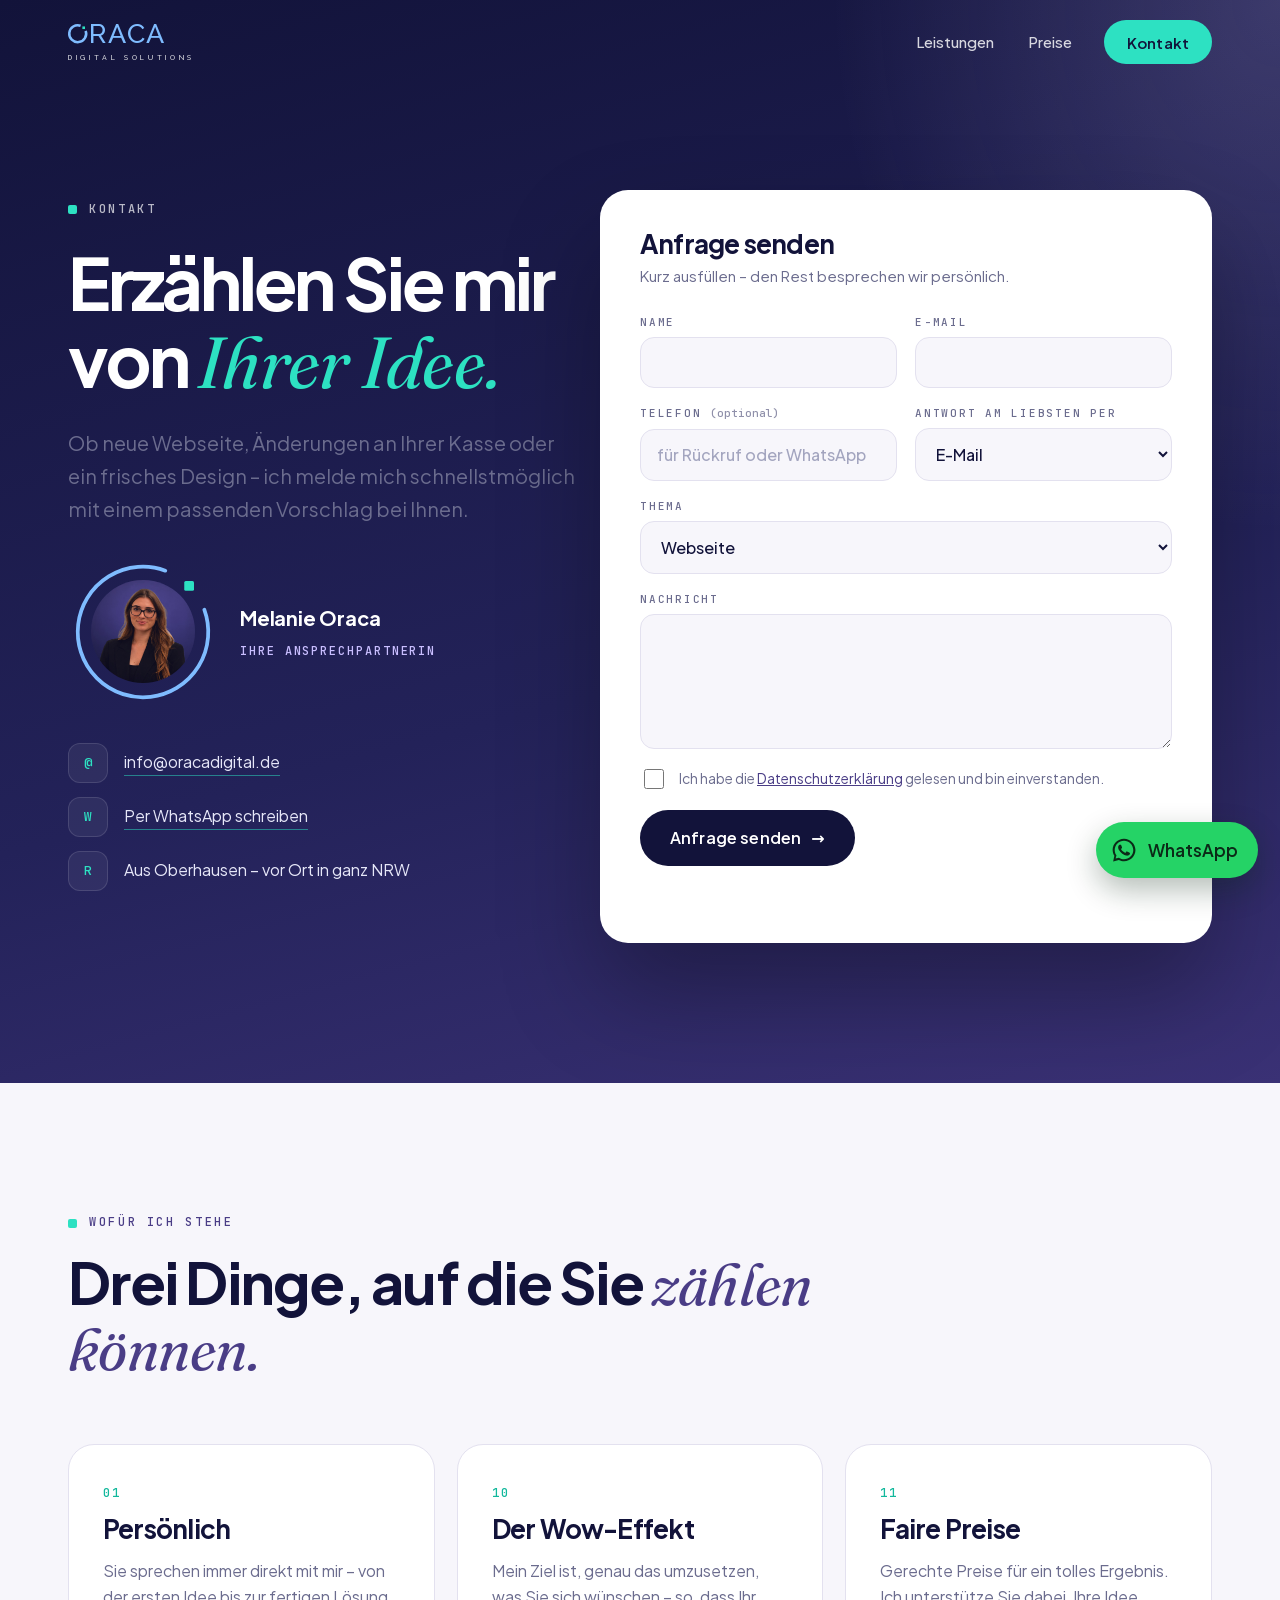
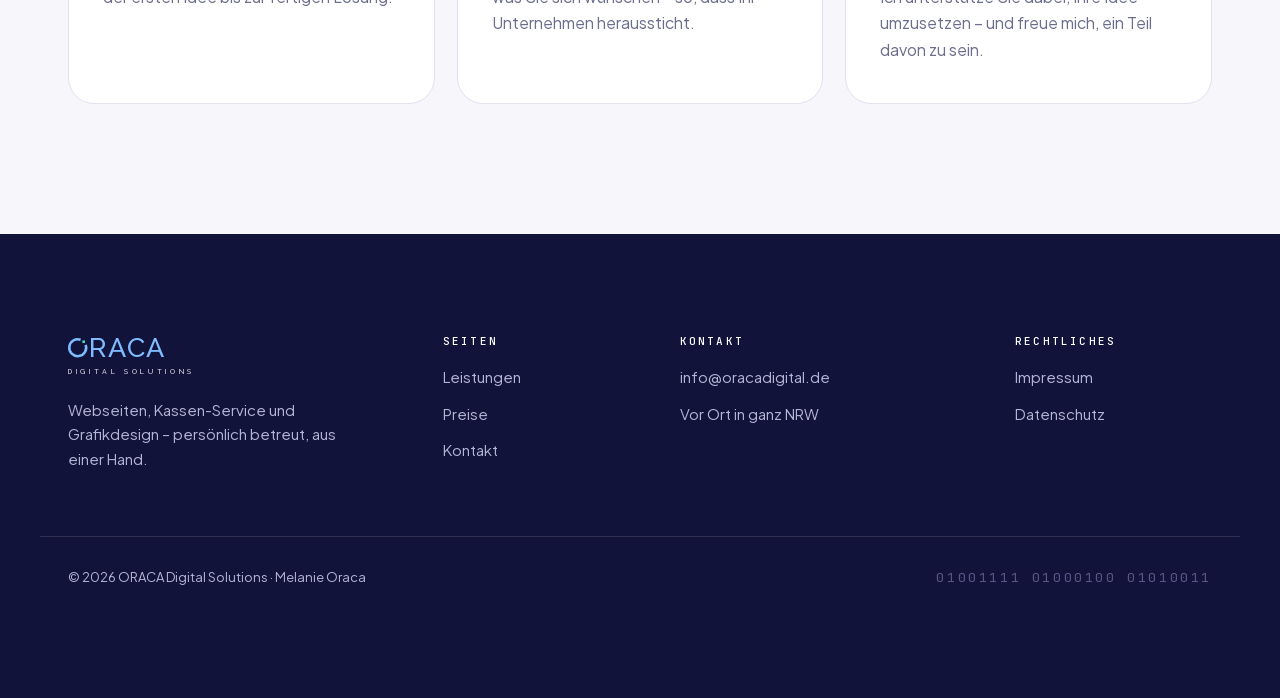
<file: kontakt.html>
<!doctype html>
<html lang="de">
<head>
  <meta charset="utf-8">
  <meta name="viewport" content="width=device-width, initial-scale=1">
  <title>Kontakt – Webdesign & Kassen-Service in NRW | ORACA</title>
  <meta name="description" content="Jetzt anfragen: Webseite, Kassen-Service oder Grafikdesign in ganz NRW – per E-Mail oder WhatsApp.">
  <link rel="canonical" href="https://oracadigital.de/kontakt.html">
  <meta property="og:type" content="website">
  <meta property="og:locale" content="de_DE">
  <meta property="og:site_name" content="ORACA Digital Solutions">
  <meta property="og:title" content="Kontakt – Webdesign & Kassen-Service in NRW | ORACA">
  <meta property="og:description" content="Jetzt anfragen: Webseite, Kassen-Service oder Grafikdesign in ganz NRW – per E-Mail oder WhatsApp.">
  <meta property="og:url" content="https://oracadigital.de/kontakt.html">
  <meta property="og:image" content="https://oracadigital.de/img/og-image.jpg">
  <meta property="og:image:width" content="1200">
  <meta property="og:image:height" content="630">
  <meta name="twitter:card" content="summary_large_image">
  <meta name="theme-color" content="#12133A">
  <link rel="icon" href="favicon.ico" sizes="48x48">
  <link rel="icon" href="img/favicon.svg" type="image/svg+xml">
  <link rel="icon" href="img/icon-192.png" type="image/png" sizes="192x192">
  <link rel="apple-touch-icon" href="apple-touch-icon.png">
  <link rel="stylesheet" href="css/fonts.css?v=28">
  <link rel="stylesheet" href="css/style.css?v=28">
</head>
<body>
  <a class="skip-link" href="#main">Zum Inhalt springen</a>
  <header class="site-header">
    <div class="container header-inner">
      <a href="index.html" class="brand" aria-label="ORACA Digital Solutions – Startseite"><span class="wordmark"><svg class="bit-o" viewBox="0 0 200 200" aria-hidden="true"><path d="M181.75 70.24 A87 87 0 1 1 129.76 18.25" fill="none" stroke="currentColor" stroke-width="26"/><rect x="148" y="25" width="27" height="27" class="bit"/></svg>RACA</span><span class="brand-sub">DIGITAL SOLUTIONS</span></a>
      <button class="nav-toggle" type="button" aria-expanded="false" aria-controls="main-nav" aria-label="Menü öffnen"><span></span><span></span><span></span></button>
      <nav id="main-nav" class="main-nav" aria-label="Hauptnavigation">
        <a href="leistungen.html">Leistungen</a>
        <a href="preise.html">Preise</a>
        <a href="kontakt.html" class="btn btn-primary" aria-current="page">Kontakt</a>
      </nav>
    </div>
  </header>

  <main id="main">
    <section class="page-hero contact-hero">
      <div class="container contact-grid">
        <div class="contact-text reveal">
          <p class="eyebrow">Kontakt</p>
          <h1>Erzählen Sie mir von <span class="accent">Ihrer Idee.</span></h1>
          <p class="lead">Ob neue Webseite, Änderungen an Ihrer Kasse oder ein frisches Design – ich melde mich schnellstmöglich mit einem passenden Vorschlag bei Ihnen.</p>
          <div id="ueber-mich" class="contact-person">
            <div class="photo-logo">
          <div class="photo-frame"><img src="img/melanie.jpg?v=3" alt="Melanie Oraca, Inhaberin von ORACA Digital Solutions" width="800" height="800"></div>
          <svg class="photo-o" viewBox="0 0 200 200" aria-hidden="true"><path d="M181.75 70.24 A87 87 0 1 1 129.76 18.25" fill="none" stroke="#7FBCFF" stroke-width="5" stroke-linecap="round"/><rect x="155" y="32" width="13" height="13" rx="2" fill="#2DE1C2"/></svg>
            </div>
            <div><b>Melanie Oraca</b><span>Ihre Ansprechpartnerin</span></div>
          </div>
          <ul class="contact-list">
            <li><span>@</span><a href="mailto:info@oracadigital.de">info@oracadigital.de</a></li>
            <li><span>W</span><a href="https://wa.me/491738506232" target="_blank" rel="noopener">Per WhatsApp schreiben</a></li>
            <li><span>R</span>Aus Oberhausen – vor Ort in ganz NRW</li>
          </ul>
        </div>
        <div class="form-card reveal d1">
          <h2>Anfrage senden</h2>
          <p>Kurz ausfüllen – den Rest besprechen wir persönlich.</p>
          <form class="contact-form" id="contact-form" novalidate>
            <div class="row2">
              <label><span class="f-label">Name</span><input type="text" name="name" autocomplete="name" required></label>
              <label><span class="f-label">E-Mail</span><input type="email" name="email" autocomplete="email" required></label>
            </div>
            <div class="row2">
              <label><span class="f-label">Telefon <em>(optional)</em></span><input type="tel" name="telefon" autocomplete="tel" inputmode="tel" placeholder="für Rückruf oder WhatsApp"></label>
              <label><span class="f-label">Antwort am liebsten per</span>
                <select name="antwort"><option>E-Mail</option><option>Telefon</option><option>WhatsApp</option></select>
              </label>
            </div>
            <label><span class="f-label">Thema</span>
              <select name="interesse"><option>Webseite</option><option>Kassen-Service</option><option>Grafikdesign</option><option>Mehreres</option></select>
            </label>
            <label><span class="f-label">Nachricht</span><textarea name="nachricht" rows="5" required></textarea></label>
            <input type="checkbox" name="botcheck" class="hp" tabindex="-1" autocomplete="off" aria-hidden="true">
            <label class="check"><input type="checkbox" name="datenschutz" required><span>Ich habe die <a href="datenschutz.html">Datenschutzerklärung</a> gelesen und bin einverstanden.</span></label>
            <button type="submit" class="btn btn-dark btn-lg">Anfrage senden <span class="arr" aria-hidden="true">→</span></button>
            <p class="form-status" role="status" aria-live="polite"></p>
          </form>
        </div>
      </div>
    </section>


    <section class="section">
      <div class="container">
        <header class="section-head reveal">
          <p class="eyebrow">Wofür ich stehe</p>
          <h2>Drei Dinge, auf die Sie <span class="accent">zählen können.</span></h2>
        </header>
        <div class="values">
          <article class="value reveal"><span class="value-no">01</span><h2>Persönlich</h2><p>Sie sprechen immer direkt mit mir – von der ersten Idee bis zur fertigen Lösung.</p></article>
          <article class="value reveal d1"><span class="value-no">10</span><h2>Der Wow-Effekt</h2><p>Mein Ziel ist, genau das umzusetzen, was Sie sich wünschen – so, dass Ihr Unternehmen heraussticht.</p></article>
          <article class="value reveal d2"><span class="value-no">11</span><h2>Faire Preise</h2><p>Gerechte Preise für ein tolles Ergebnis. Ich unterstütze Sie dabei, Ihre Idee umzusetzen – und freue mich, ein Teil davon zu sein.</p></article>
        </div>
      </div>
    </section>
  </main>

  <footer class="site-footer">
    <div class="container footer-grid">
      <div class="footer-brand">
        <a href="index.html" class="brand" aria-label="ORACA Digital Solutions – Startseite"><span class="wordmark"><svg class="bit-o" viewBox="0 0 200 200" aria-hidden="true"><path d="M181.75 70.24 A87 87 0 1 1 129.76 18.25" fill="none" stroke="currentColor" stroke-width="26"/><rect x="148" y="25" width="27" height="27" class="bit"/></svg>RACA</span><span class="brand-sub">DIGITAL SOLUTIONS</span></a>
        <p>Webseiten, Kassen-Service und Grafikdesign – persönlich betreut, aus einer Hand.</p>
      </div>
      <nav class="footer-col" aria-label="Seiten">
        <p class="footer-title">Seiten</p>
        <a href="leistungen.html">Leistungen</a>
        <a href="preise.html">Preise</a>
        <a href="kontakt.html">Kontakt</a>
      </nav>
      <div class="footer-col">
        <p class="footer-title">Kontakt</p>
        <a href="mailto:info@oracadigital.de">info@oracadigital.de</a>
        <span>Vor Ort in ganz NRW</span>
      </div>
      <nav class="footer-col" aria-label="Rechtliches">
        <p class="footer-title">Rechtliches</p>
        <a href="impressum.html">Impressum</a>
        <a href="datenschutz.html">Datenschutz</a>
      </nav>
    </div>
    <div class="container footer-bottom">
      <span>© <span class="year">2026</span> ORACA Digital Solutions · Melanie Oraca</span>
      <span class="footer-bin" aria-hidden="true">01001111 01000100 01010011</span>
    </div>
  </footer>

  <script src="js/main.js?v=28"></script>
</body>
</html>
</file>
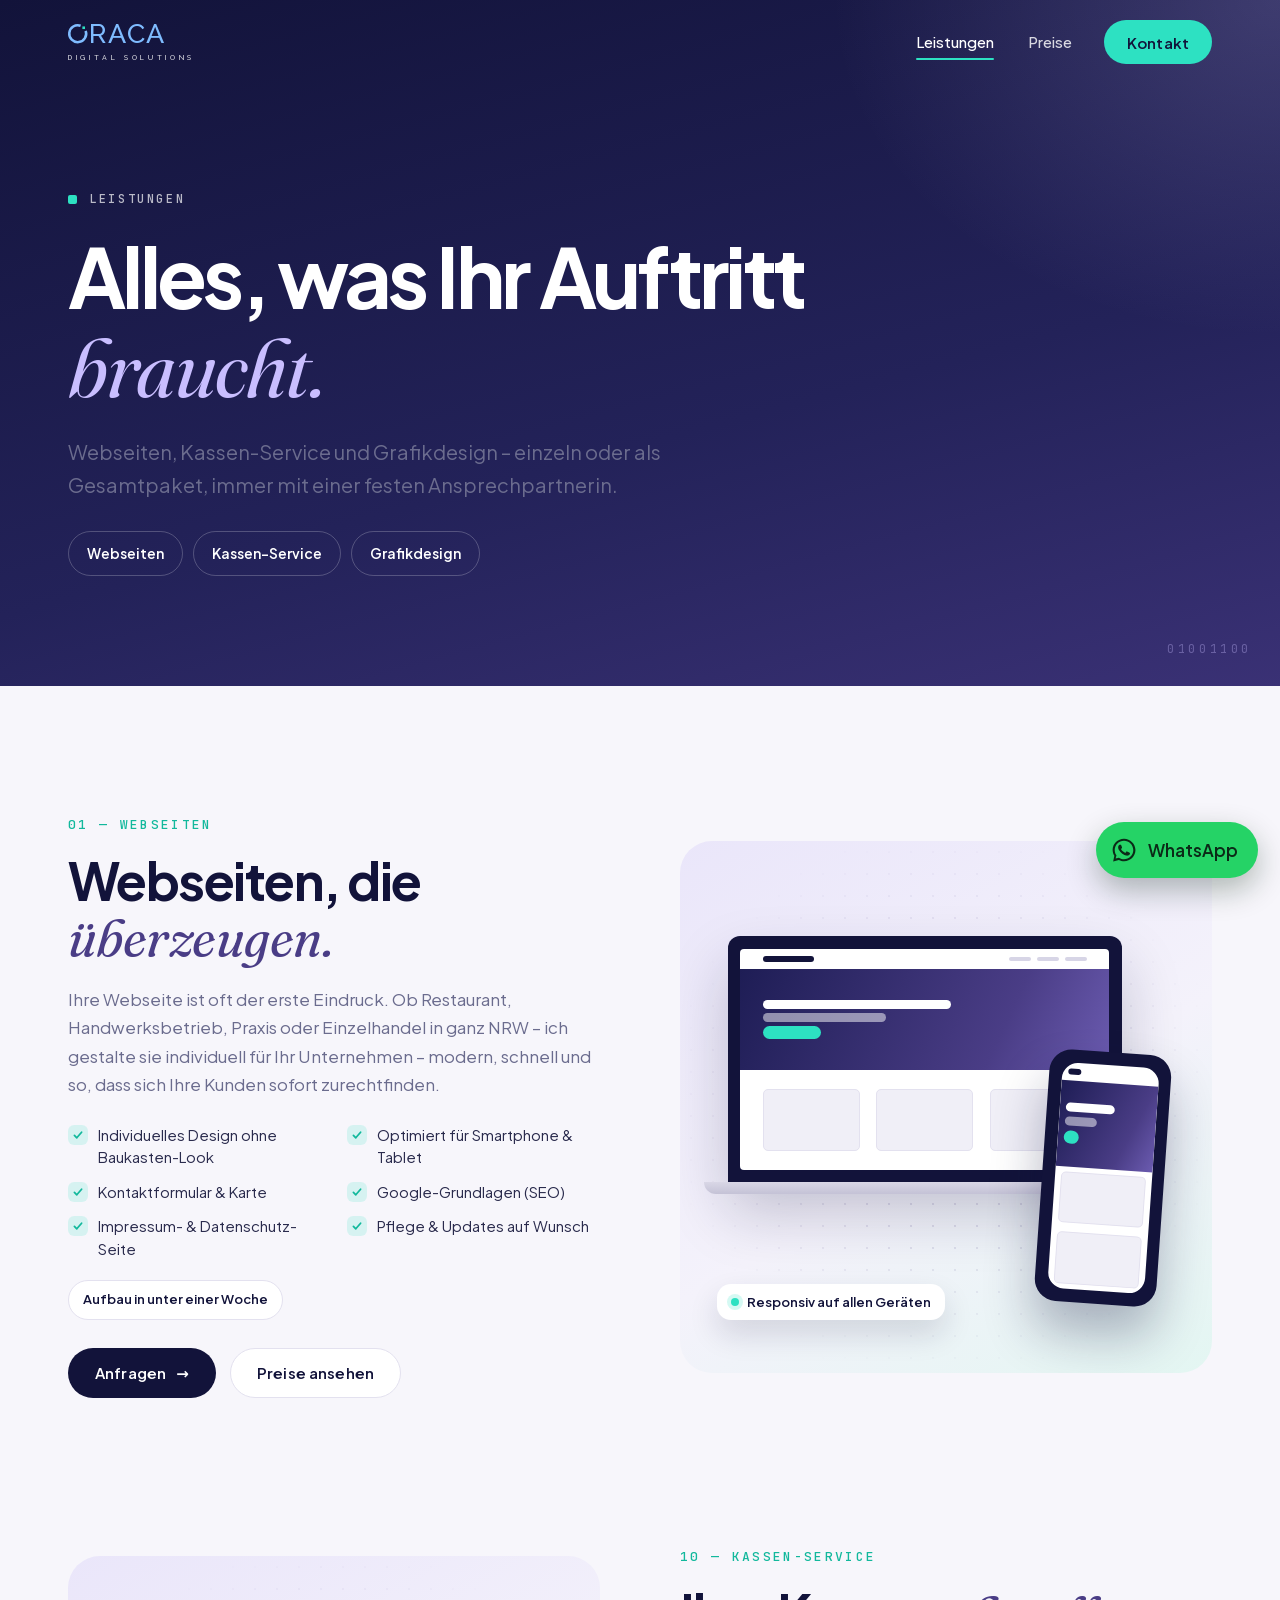
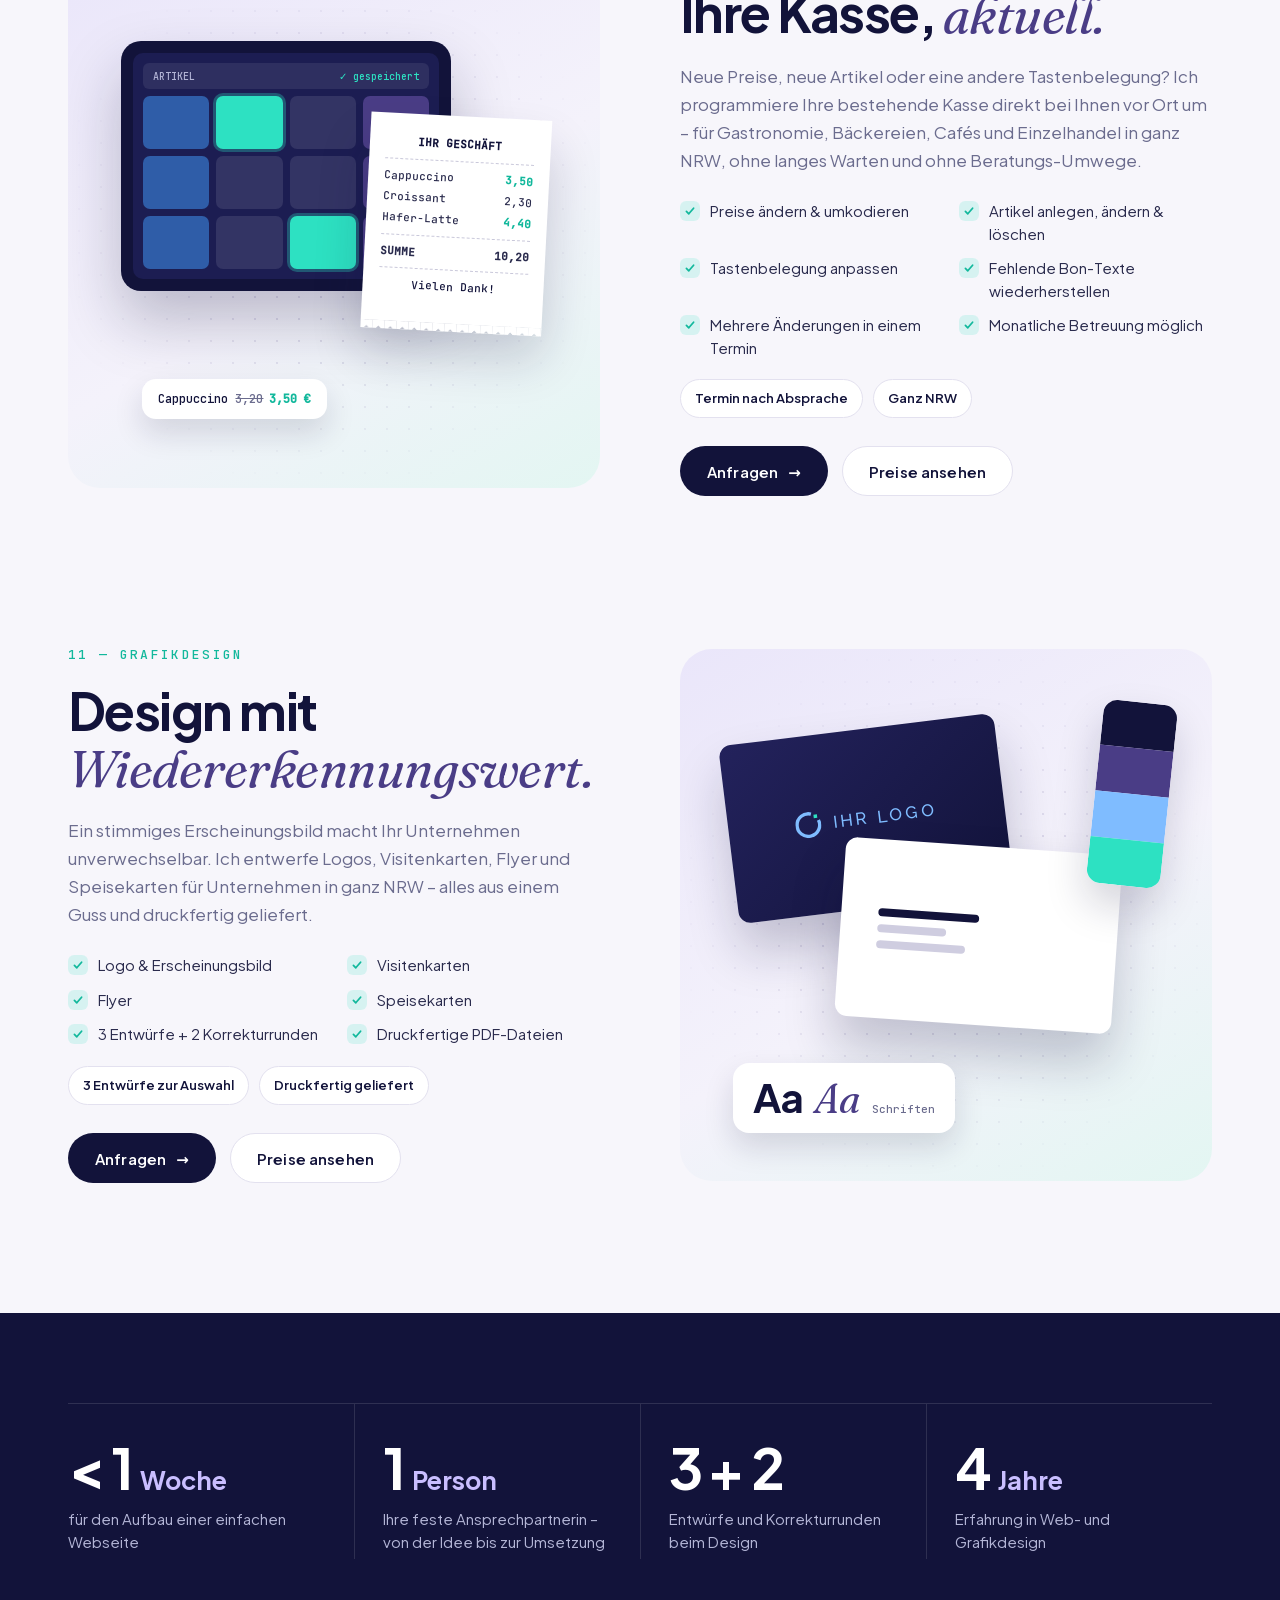
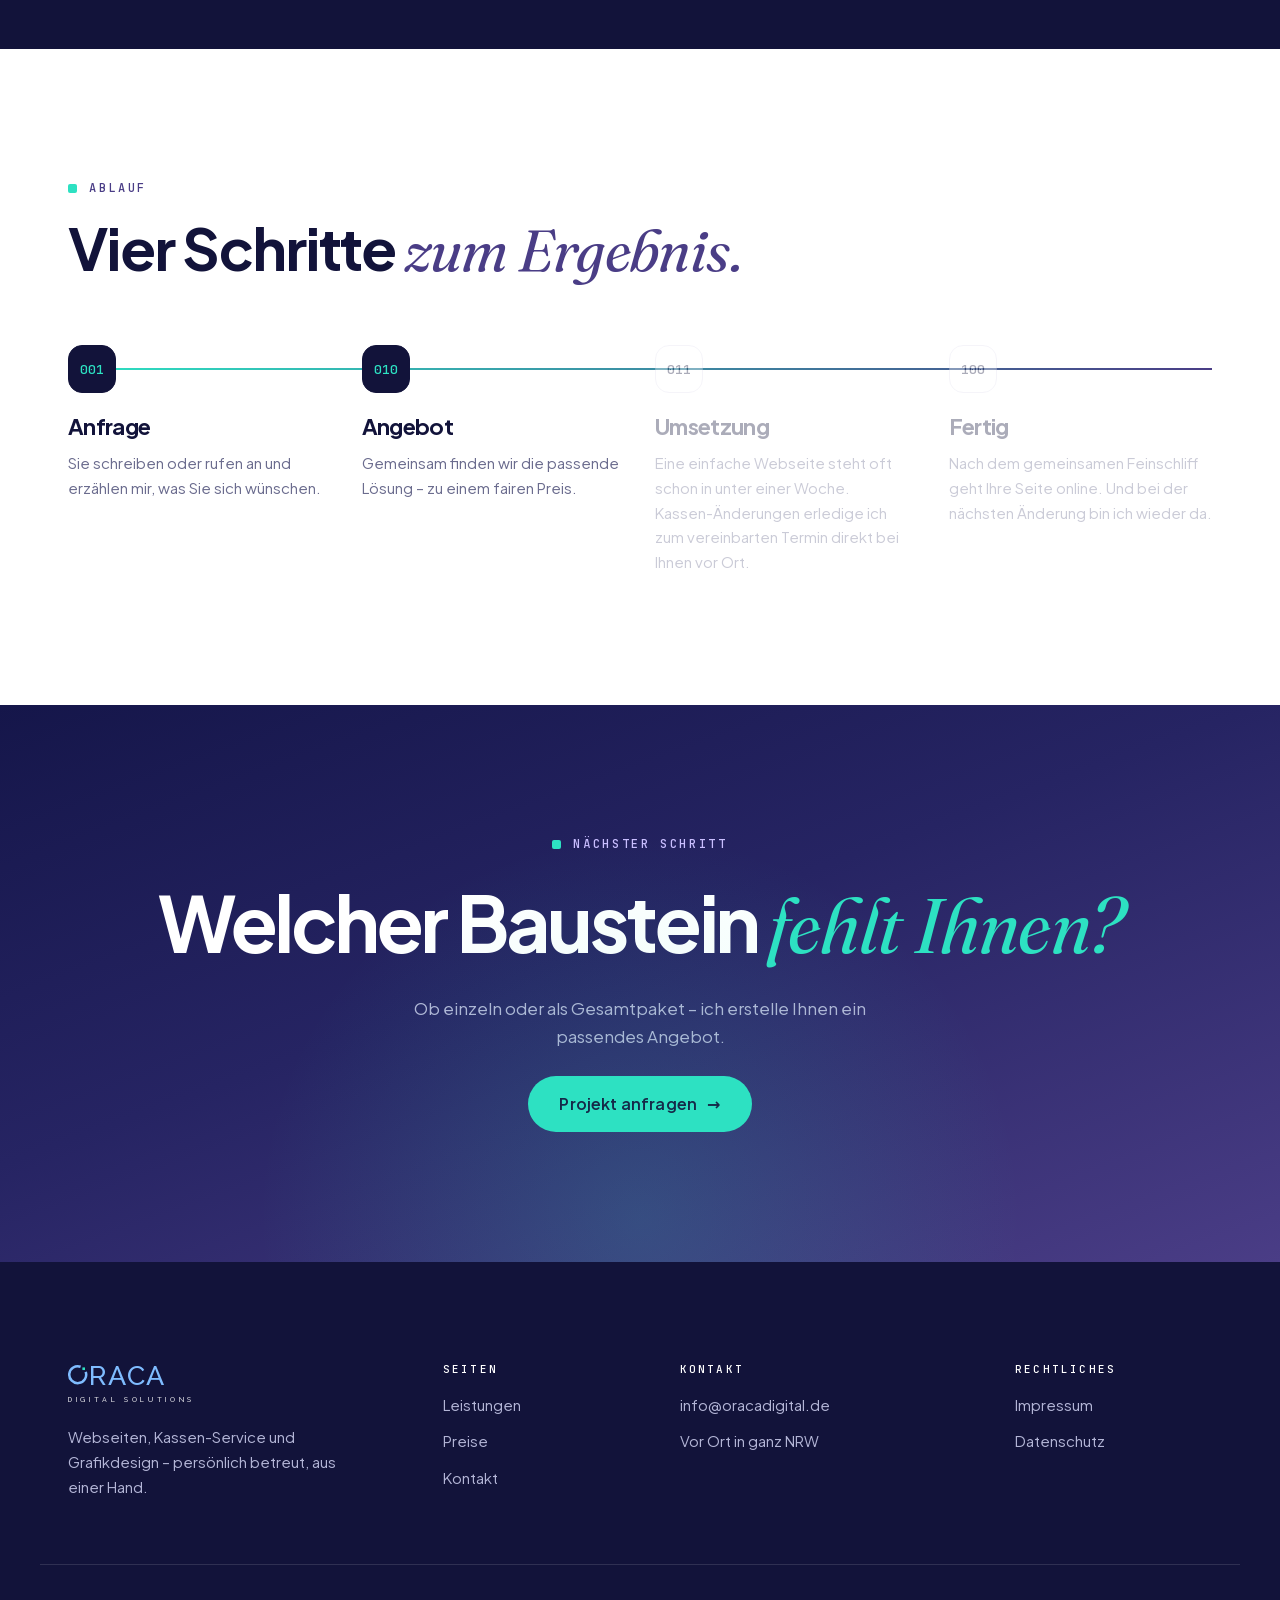
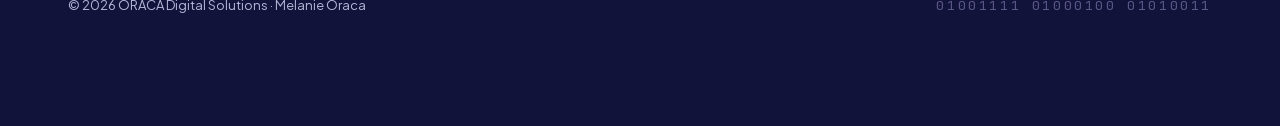
<file: leistungen.html>
<!doctype html>
<html lang="de">
<head>
  <meta charset="utf-8">
  <meta name="viewport" content="width=device-width, initial-scale=1">
  <title>Webseiten, Kassen-Service & Grafikdesign in NRW | ORACA</title>
  <meta name="description" content="Individuelle Webseiten, Kassen umprogrammieren vor Ort (Preise, Artikel, Tasten, Bon-Texte) sowie Logo, Flyer und Speisekarte – Ihre Ansprechpartnerin in ganz NRW.">
  <link rel="canonical" href="https://oracadigital.de/leistungen.html">
  <meta property="og:type" content="website">
  <meta property="og:locale" content="de_DE">
  <meta property="og:site_name" content="ORACA Digital Solutions">
  <meta property="og:title" content="Webseiten, Kassen-Service & Grafikdesign in NRW | ORACA">
  <meta property="og:description" content="Individuelle Webseiten, Kassen umprogrammieren vor Ort (Preise, Artikel, Tasten, Bon-Texte) sowie Logo, Flyer und Speisekarte – Ihre Ansprechpartnerin in ganz NRW.">
  <meta property="og:url" content="https://oracadigital.de/leistungen.html">
  <meta property="og:image" content="https://oracadigital.de/img/og-image.jpg">
  <meta property="og:image:width" content="1200">
  <meta property="og:image:height" content="630">
  <meta name="twitter:card" content="summary_large_image">
  <meta name="theme-color" content="#12133A">
  <link rel="icon" href="favicon.ico" sizes="48x48">
  <link rel="icon" href="img/favicon.svg" type="image/svg+xml">
  <link rel="icon" href="img/icon-192.png" type="image/png" sizes="192x192">
  <link rel="apple-touch-icon" href="apple-touch-icon.png">
  <link rel="stylesheet" href="css/fonts.css?v=28">
  <link rel="stylesheet" href="css/style.css?v=28">
</head>
<body>
  <a class="skip-link" href="#main">Zum Inhalt springen</a>
  <header class="site-header">
    <div class="container header-inner">
      <a href="index.html" class="brand" aria-label="ORACA Digital Solutions – Startseite"><span class="wordmark"><svg class="bit-o" viewBox="0 0 200 200" aria-hidden="true"><path d="M181.75 70.24 A87 87 0 1 1 129.76 18.25" fill="none" stroke="currentColor" stroke-width="26"/><rect x="148" y="25" width="27" height="27" class="bit"/></svg>RACA</span><span class="brand-sub">DIGITAL SOLUTIONS</span></a>
      <button class="nav-toggle" type="button" aria-expanded="false" aria-controls="main-nav" aria-label="Menü öffnen"><span></span><span></span><span></span></button>
      <nav id="main-nav" class="main-nav" aria-label="Hauptnavigation">
        <a href="leistungen.html" aria-current="page">Leistungen</a>
        <a href="preise.html">Preise</a>
        <a href="kontakt.html" class="btn btn-primary">Kontakt</a>
      </nav>
    </div>
  </header>

  <main id="main">
    <section class="page-hero" data-bin="01001100">
      <div class="container">
        <p class="eyebrow">Leistungen</p>
        <h1>Alles, was Ihr Auftritt <span class="accent">braucht.</span></h1>
        <p class="lead">Webseiten, Kassen-Service und Grafikdesign – einzeln oder als Gesamtpaket, immer mit einer festen Ansprechpartnerin.</p>
        <nav class="jump" aria-label="Zu den Leistungen springen"><a href="#webseiten">Webseiten</a><a href="#kassen-service">Kassen-Service</a><a href="#grafikdesign">Grafikdesign</a></nav>
      </div>
    </section>

    <section class="section">
      <div class="container">
        <article id="webseiten" class="svc">
          <div class="svc-text reveal">
            <span class="svc-no">01 — WEBSEITEN</span>
            <h2>Webseiten, die <span class="accent">überzeugen.</span></h2>
            <p>Ihre Webseite ist oft der erste Eindruck. Ob Restaurant, Handwerksbetrieb, Praxis oder Einzelhandel in ganz NRW – ich gestalte sie individuell für Ihr Unternehmen – modern, schnell und so, dass sich Ihre Kunden sofort zurechtfinden.</p>
            <ul class="checks"><li>Individuelles Design ohne Baukasten-Look</li><li>Optimiert für Smartphone &amp; Tablet</li><li>Kontaktformular &amp; Karte</li><li>Google-Grundlagen (SEO)</li><li>Impressum- &amp; Datenschutz-Seite</li><li>Pflege &amp; Updates auf Wunsch</li></ul>
            <div class="info-row"><span>Aufbau in unter einer Woche</span></div>
            <div class="btn-row">
              <a href="kontakt.html?thema=Webseite" class="btn btn-dark">Anfragen <span class="arr" aria-hidden="true">→</span></a>
              <a href="preise.html#webseiten" class="btn btn-line">Preise ansehen</a>
            </div>
          </div>
          <div class="svc-visual reveal d1" aria-hidden="true">
            <div class="v-laptop"><div class="v-screen"><div class="v-site"><div class="n"><i></i><u><b></b><b></b><b></b></u></div><div class="h"><b></b><b></b><em></em></div><div class="c"><i></i><i></i><i></i></div></div></div><div class="v-base"></div></div>
            <div class="v-phone"><div class="v-site"><div class="n"><i></i></div><div class="h"><b></b><b></b><em></em></div><div class="c"><i></i><i></i></div></div></div>
            <div class="v-tag"><i></i>Responsiv auf allen Geräten</div>
          </div>
        </article>
        <article id="kassen-service" class="svc flip-row">
          <div class="svc-text reveal">
            <span class="svc-no">10 — KASSEN-SERVICE</span>
            <h2>Ihre Kasse, <span class="accent">aktuell.</span></h2>
            <p>Neue Preise, neue Artikel oder eine andere Tastenbelegung? Ich programmiere Ihre bestehende Kasse direkt bei Ihnen vor Ort um – für Gastronomie, Bäckereien, Cafés und Einzelhandel in ganz NRW, ohne langes Warten und ohne Beratungs-Umwege.</p>
            <ul class="checks"><li>Preise ändern &amp; umkodieren</li><li>Artikel anlegen, ändern &amp; löschen</li><li>Tastenbelegung anpassen</li><li>Fehlende Bon-Texte wiederherstellen</li><li>Mehrere Änderungen in einem Termin</li><li>Monatliche Betreuung möglich</li></ul>
            <div class="info-row"><span>Termin nach Absprache</span><span>Ganz NRW</span></div>
            <div class="btn-row">
              <a href="kontakt.html?thema=Kassen-Service" class="btn btn-dark">Anfragen <span class="arr" aria-hidden="true">→</span></a>
              <a href="preise.html#kasse" class="btn btn-line">Preise ansehen</a>
            </div>
          </div>
          <div class="svc-visual reveal d1" aria-hidden="true">
            <div class="v-pos"><div class="v-pos-scr"><div class="bar"><span>ARTIKEL</span><b>✓ gespeichert</b></div><i></i><i class="on"></i><i></i><i></i><i></i><i></i><i></i><i></i><i></i><i></i><i class="on"></i><i></i></div></div>
            <div class="v-receipt"><div class="t">IHR GESCHÄFT</div><hr><div class="r"><span>Cappuccino</span><span class="new">3,50</span></div><div class="r"><span>Croissant</span><span>2,30</span></div><div class="r"><span>Hafer-Latte</span><span class="new">4,40</span></div><hr><div class="r"><b>SUMME</b><b>10,20</b></div><hr><div class="t" style="font-weight:500">Vielen Dank!</div></div>
            <div class="v-chip">Cappuccino <s>3,20</s><b>3,50 €</b></div>
          </div>
        </article>
        <article id="grafikdesign" class="svc">
          <div class="svc-text reveal">
            <span class="svc-no">11 — GRAFIKDESIGN</span>
            <h2>Design mit <span class="accent">Wiedererkennungswert.</span></h2>
            <p>Ein stimmiges Erscheinungsbild macht Ihr Unternehmen unverwechselbar. Ich entwerfe Logos, Visitenkarten, Flyer und Speisekarten für Unternehmen in ganz NRW – alles aus einem Guss und druckfertig geliefert.</p>
            <ul class="checks"><li>Logo &amp; Erscheinungsbild</li><li>Visitenkarten</li><li>Flyer</li><li>Speisekarten</li><li>3 Entwürfe + 2 Korrekturrunden</li><li>Druckfertige PDF-Dateien</li></ul>
            <div class="info-row"><span>3 Entwürfe zur Auswahl</span><span>Druckfertig geliefert</span></div>
            <div class="btn-row">
              <a href="kontakt.html?thema=Grafikdesign" class="btn btn-dark">Anfragen <span class="arr" aria-hidden="true">→</span></a>
              <a href="preise.html#design" class="btn btn-line">Preise ansehen</a>
            </div>
          </div>
          <div class="svc-visual reveal d1" aria-hidden="true">
            <div class="v-card front"><span class="logo-ph"><svg viewBox="0 0 200 200"><path d="M181.75 70.24 A87 87 0 1 1 129.76 18.25" fill="none" stroke="currentColor" stroke-width="26"/><rect x="148" y="25" width="27" height="27"/></svg>IHR LOGO</span></div>
            <div class="v-card back"><b></b><b></b><b></b></div>
            <div class="v-swatch"><i style="background:#12133A"></i><i style="background:#4A3D86"></i><i style="background:#7FBCFF"></i><i style="background:#2DE1C2"></i></div>
            <div class="v-type"><b>Aa</b><em>Aa</em><small>Schriften</small></div>
          </div>
        </article>
      </div>
    </section>

    <section class="section dark tight">
      <div class="container">
        <div class="facts reveal">
          <div class="fact"><b>&lt; 1<small>Woche</small></b><span>für den Aufbau einer einfachen Webseite</span></div>
          <div class="fact"><b>1<small>Person</small></b><span>Ihre feste Ansprechpartnerin – von der Idee bis zur Umsetzung</span></div>
          <div class="fact"><b>3 + 2</b><span>Entwürfe und Korrekturrunden beim Design</span></div>
          <div class="fact"><b>4<small>Jahre</small></b><span>Erfahrung in Web- und Grafikdesign</span></div>
        </div>
      </div>
    </section>

    <section id="ablauf" class="section white">
      <div class="container">
        <header class="section-head reveal">
          <p class="eyebrow">Ablauf</p>
          <h2>Vier Schritte <span class="accent">zum Ergebnis.</span></h2>
        </header>
        <div class="timeline reveal">
          <div class="timeline-line" aria-hidden="true"><span></span></div>
          <ol class="steps">
            <li><span class="step-no">001</span><h3>Anfrage</h3><p>Sie schreiben oder rufen an und erzählen mir, was Sie sich wünschen.</p></li>
            <li><span class="step-no">010</span><h3>Angebot</h3><p>Gemeinsam finden wir die passende Lösung – zu einem fairen Preis.</p></li>
            <li><span class="step-no">011</span><h3>Umsetzung</h3><p>Eine einfache Webseite steht oft schon in unter einer Woche. Kassen-Änderungen erledige ich zum vereinbarten Termin direkt bei Ihnen vor Ort.</p></li>
            <li><span class="step-no">100</span><h3>Fertig</h3><p>Nach dem gemeinsamen Feinschliff geht Ihre Seite online. Und bei der nächsten Änderung bin ich wieder da.</p></li>
          </ol>
        </div>
      </div>
    </section>

    <section class="section dusk cta">
      <div class="container reveal">
        <p class="eyebrow">Nächster Schritt</p>
        <h2>Welcher Baustein <span class="accent">fehlt Ihnen?</span></h2>
        <p>Ob einzeln oder als Gesamtpaket – ich erstelle Ihnen ein passendes Angebot.</p>
        <a href="kontakt.html" class="btn btn-primary btn-lg">Projekt anfragen <span class="arr" aria-hidden="true">→</span></a>
      </div>
    </section>
  </main>

  <footer class="site-footer">
    <div class="container footer-grid">
      <div class="footer-brand">
        <a href="index.html" class="brand" aria-label="ORACA Digital Solutions – Startseite"><span class="wordmark"><svg class="bit-o" viewBox="0 0 200 200" aria-hidden="true"><path d="M181.75 70.24 A87 87 0 1 1 129.76 18.25" fill="none" stroke="currentColor" stroke-width="26"/><rect x="148" y="25" width="27" height="27" class="bit"/></svg>RACA</span><span class="brand-sub">DIGITAL SOLUTIONS</span></a>
        <p>Webseiten, Kassen-Service und Grafikdesign – persönlich betreut, aus einer Hand.</p>
      </div>
      <nav class="footer-col" aria-label="Seiten">
        <p class="footer-title">Seiten</p>
        <a href="leistungen.html">Leistungen</a>
        <a href="preise.html">Preise</a>
        <a href="kontakt.html">Kontakt</a>
      </nav>
      <div class="footer-col">
        <p class="footer-title">Kontakt</p>
        <a href="mailto:info@oracadigital.de">info@oracadigital.de</a>
        <span>Vor Ort in ganz NRW</span>
      </div>
      <nav class="footer-col" aria-label="Rechtliches">
        <p class="footer-title">Rechtliches</p>
        <a href="impressum.html">Impressum</a>
        <a href="datenschutz.html">Datenschutz</a>
      </nav>
    </div>
    <div class="container footer-bottom">
      <span>© <span class="year">2026</span> ORACA Digital Solutions · Melanie Oraca</span>
      <span class="footer-bin" aria-hidden="true">01001111 01000100 01010011</span>
    </div>
  </footer>

  <script src="js/main.js?v=28"></script>
</body>
</html>
</file>
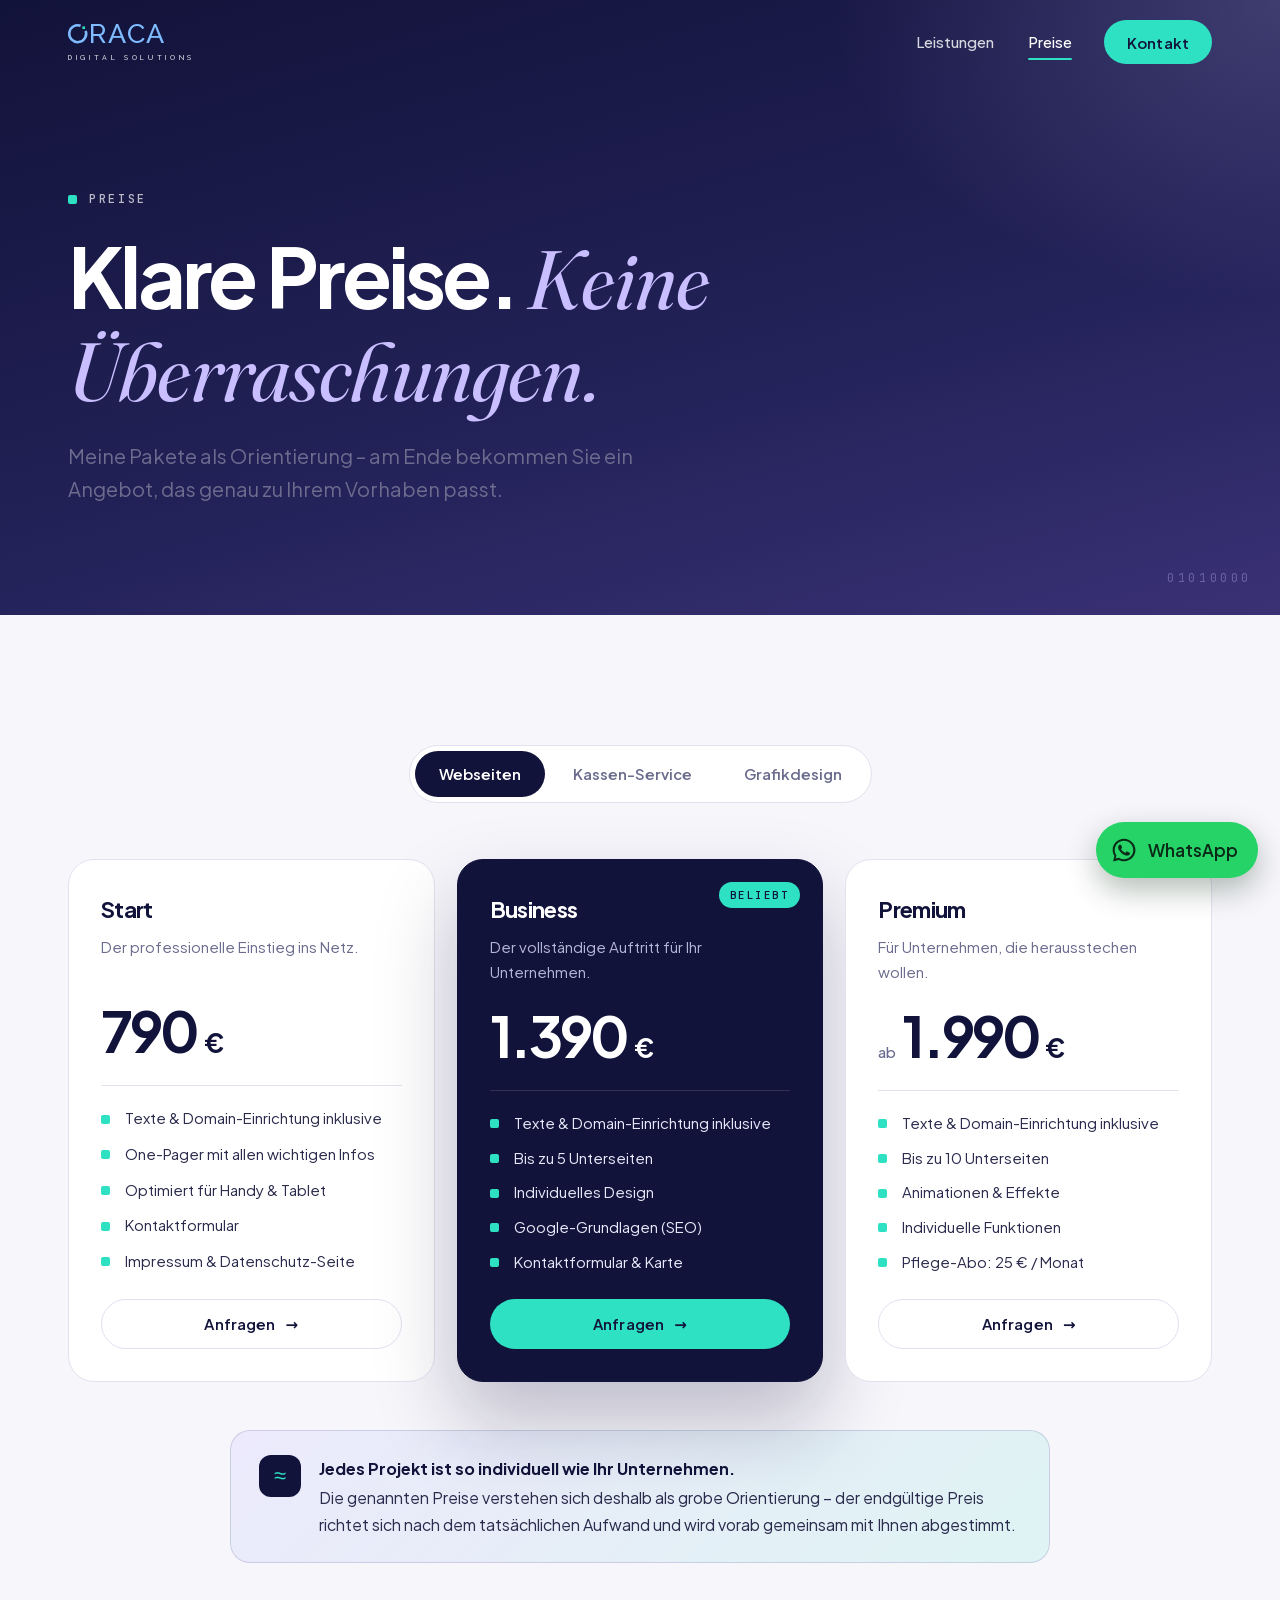
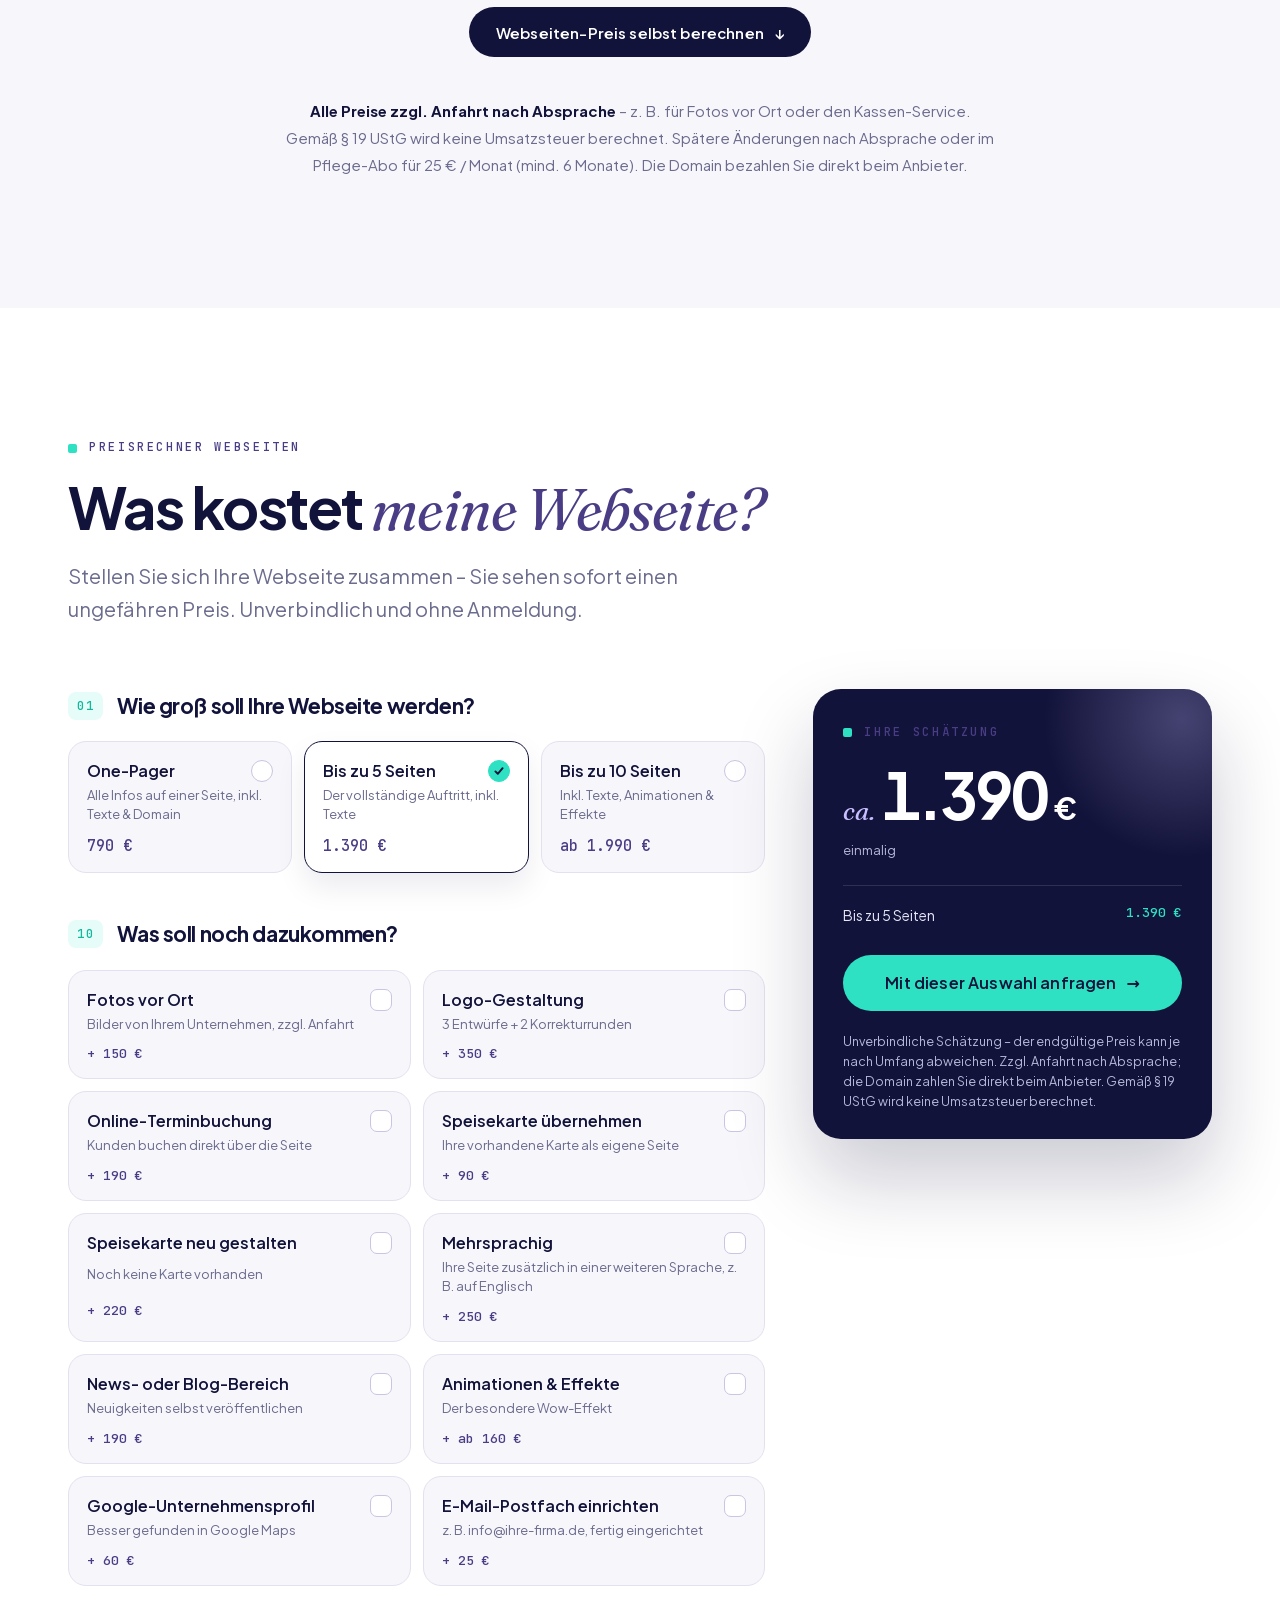
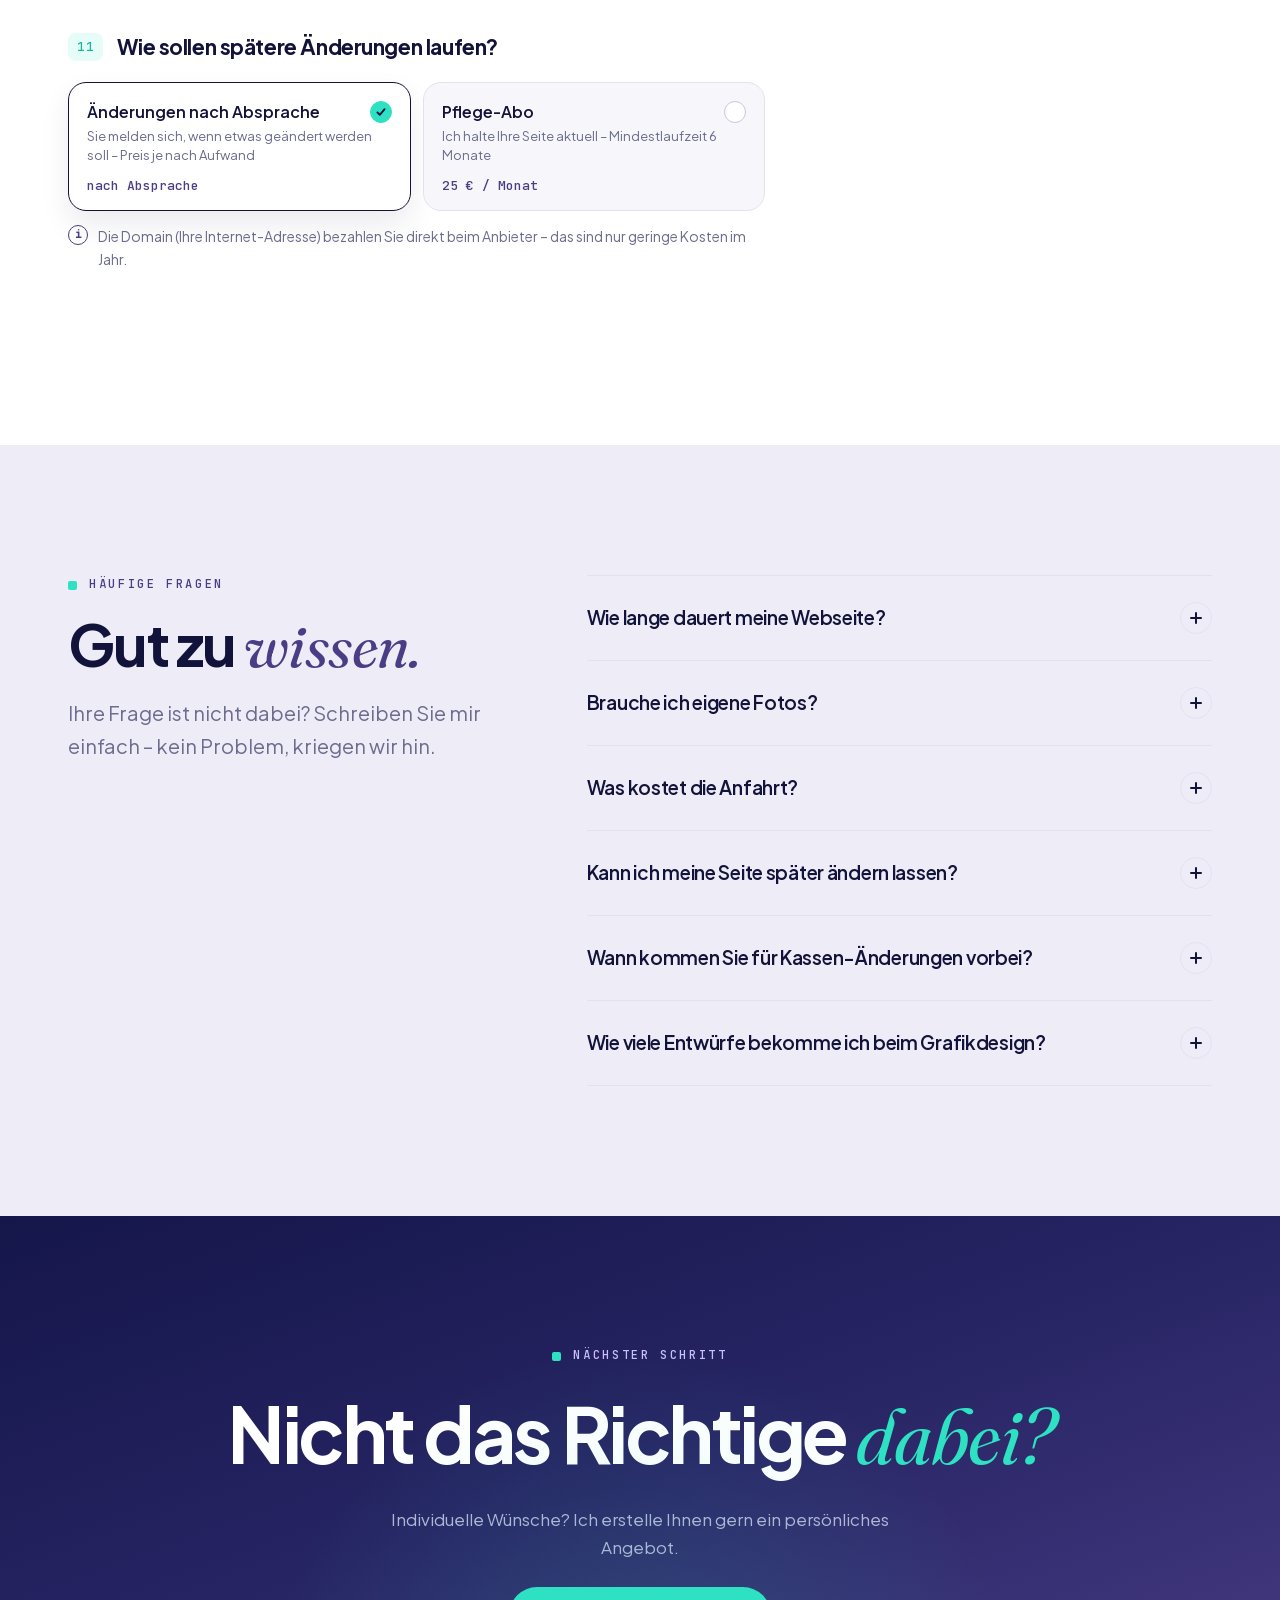
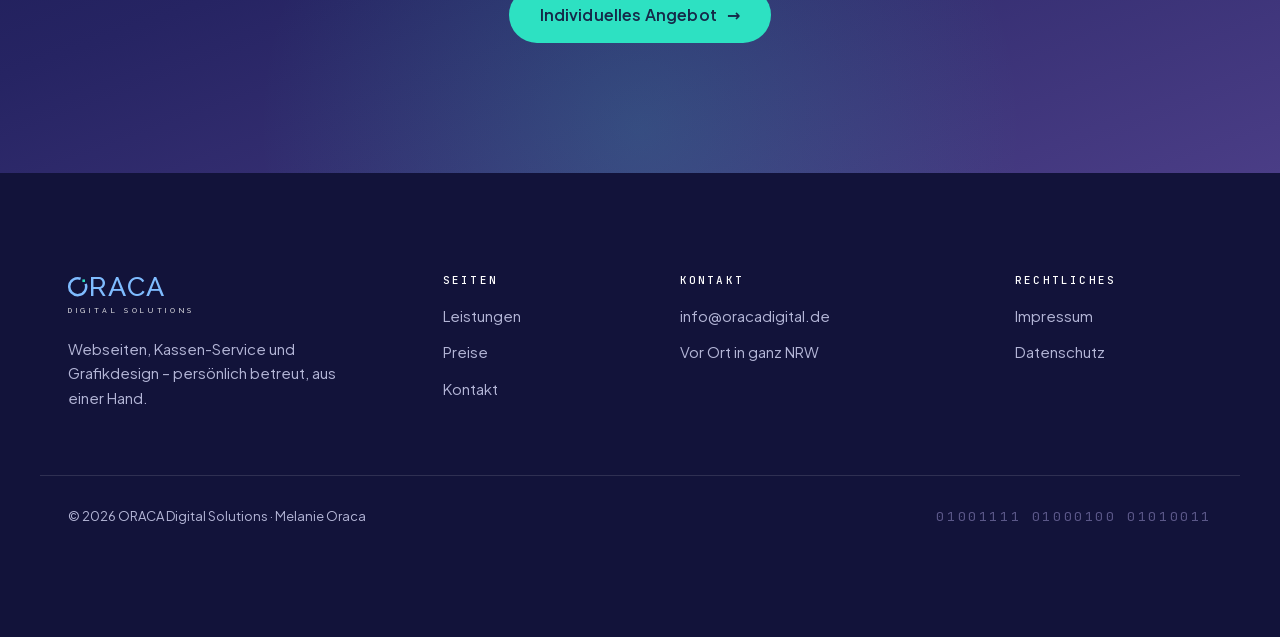
<file: preise.html>
<!doctype html>
<html lang="de">
<head>
  <meta charset="utf-8">
  <meta name="viewport" content="width=device-width, initial-scale=1">
  <title>Was kostet eine Webseite? Preise & Preisrechner | ORACA</title>
  <meta name="description" content="Webseiten ab 790 €, Kassen-Service ab 45 € und Grafikdesign ab 130 € – mit Preisrechner für Ihre Webseite. Transparente Pakete für Unternehmen in ganz NRW.">
  <link rel="canonical" href="https://oracadigital.de/preise.html">
  <meta property="og:type" content="website">
  <meta property="og:locale" content="de_DE">
  <meta property="og:site_name" content="ORACA Digital Solutions">
  <meta property="og:title" content="Was kostet eine Webseite? Preise & Preisrechner | ORACA">
  <meta property="og:description" content="Webseiten ab 790 €, Kassen-Service ab 45 € und Grafikdesign ab 130 € – mit Preisrechner für Ihre Webseite. Transparente Pakete für Unternehmen in ganz NRW.">
  <meta property="og:url" content="https://oracadigital.de/preise.html">
  <meta property="og:image" content="https://oracadigital.de/img/og-image.jpg">
  <meta property="og:image:width" content="1200">
  <meta property="og:image:height" content="630">
  <meta name="twitter:card" content="summary_large_image">
  <meta name="theme-color" content="#12133A">
  <link rel="icon" href="favicon.ico" sizes="48x48">
  <link rel="icon" href="img/favicon.svg" type="image/svg+xml">
  <link rel="icon" href="img/icon-192.png" type="image/png" sizes="192x192">
  <link rel="apple-touch-icon" href="apple-touch-icon.png">
  <link rel="stylesheet" href="css/fonts.css?v=28">
  <link rel="stylesheet" href="css/style.css?v=28">
</head>
<body>
  <a class="skip-link" href="#main">Zum Inhalt springen</a>
  <header class="site-header">
    <div class="container header-inner">
      <a href="index.html" class="brand" aria-label="ORACA Digital Solutions – Startseite"><span class="wordmark"><svg class="bit-o" viewBox="0 0 200 200" aria-hidden="true"><path d="M181.75 70.24 A87 87 0 1 1 129.76 18.25" fill="none" stroke="currentColor" stroke-width="26"/><rect x="148" y="25" width="27" height="27" class="bit"/></svg>RACA</span><span class="brand-sub">DIGITAL SOLUTIONS</span></a>
      <button class="nav-toggle" type="button" aria-expanded="false" aria-controls="main-nav" aria-label="Menü öffnen"><span></span><span></span><span></span></button>
      <nav id="main-nav" class="main-nav" aria-label="Hauptnavigation">
        <a href="leistungen.html">Leistungen</a>
        <a href="preise.html" aria-current="page">Preise</a>
        <a href="kontakt.html" class="btn btn-primary">Kontakt</a>
      </nav>
    </div>
  </header>

  <main id="main">
    <section class="page-hero" data-bin="01010000">
      <div class="container">
        <p class="eyebrow">Preise</p>
        <h1>Klare Preise. <span class="accent">Keine Überraschungen.</span></h1>
        <p class="lead">Meine Pakete als Orientierung – am Ende bekommen Sie ein Angebot, das genau zu Ihrem Vorhaben passt.</p>
      </div>
    </section>

    <section class="section">
      <div class="container">
        <div class="seg-wrap"><div class="seg" role="tablist" aria-label="Preise nach Leistung">
          <button class="price-tab" role="tab" id="ptab-web" aria-controls="prices-web" aria-selected="true">Webseiten</button>
          <button class="price-tab" role="tab" id="ptab-kasse" aria-controls="prices-kasse" aria-selected="false" tabindex="-1">Kassen-Service</button>
          <button class="price-tab" role="tab" id="ptab-design" aria-controls="prices-design" aria-selected="false" tabindex="-1">Grafikdesign</button>
        </div></div>
        <div class="price-grid" role="tabpanel" id="prices-web" aria-labelledby="ptab-web">
            <article class="price-card">
              <h3>Start</h3>
              <p class="price-desc">Der professionelle Einstieg ins Netz.</p>
              <p class="price"><span class="price-num">790</span> <span class="price-cur">€</span><span class="price-unit"></span></p>
              <ul class="bits">
                  <li>Texte &amp; Domain-Einrichtung inklusive</li>
                  <li>One-Pager mit allen wichtigen Infos</li>
                  <li>Optimiert für Handy &amp; Tablet</li>
                  <li>Kontaktformular</li>
                  <li>Impressum &amp; Datenschutz-Seite</li>
              </ul>
              <a href="kontakt.html?thema=Webseite" class="btn btn-line">Anfragen <span class="arr" aria-hidden="true">→</span></a>
            </article>
            <article class="price-card price-hl">
              <span class="price-badge">Beliebt</span>
              <h3>Business</h3>
              <p class="price-desc">Der vollständige Auftritt für Ihr Unternehmen.</p>
              <p class="price"><span class="price-num">1.390</span> <span class="price-cur">€</span><span class="price-unit"></span></p>
              <ul class="bits">
                  <li>Texte &amp; Domain-Einrichtung inklusive</li>
                  <li>Bis zu 5 Unterseiten</li>
                  <li>Individuelles Design</li>
                  <li>Google-Grundlagen (SEO)</li>
                  <li>Kontaktformular &amp; Karte</li>
              </ul>
              <a href="kontakt.html?thema=Webseite" class="btn btn-primary">Anfragen <span class="arr" aria-hidden="true">→</span></a>
            </article>
            <article class="price-card">
              <h3>Premium</h3>
              <p class="price-desc">Für Unternehmen, die herausstechen wollen.</p>
              <p class="price"><span class="price-from">ab</span> <span class="price-num">1.990</span> <span class="price-cur">€</span><span class="price-unit"></span></p>
              <ul class="bits">
                  <li>Texte &amp; Domain-Einrichtung inklusive</li>
                  <li>Bis zu 10 Unterseiten</li>
                  <li>Animationen &amp; Effekte</li>
                  <li>Individuelle Funktionen</li>
                  <li>Pflege-Abo: 25 € / Monat</li>
              </ul>
              <a href="kontakt.html?thema=Webseite" class="btn btn-line">Anfragen <span class="arr" aria-hidden="true">→</span></a>
            </article>
        </div>
<div class="price-grid" role="tabpanel" id="prices-kasse" aria-labelledby="ptab-kasse" hidden>
            <article class="price-card">
              <h3>Einzeländerung</h3>
              <p class="price-desc">Eine Änderung – schnell und zuverlässig erledigt.</p>
              <p class="price"><span class="price-num">45</span> <span class="price-cur">€</span><span class="price-unit"> / Änderung</span></p>
              <ul class="bits">
                  <li>Preis ändern oder umkodieren</li>
                  <li>Artikel anlegen oder löschen</li>
                  <li>Vor Ort – Termin nach Absprache</li>
              </ul>
              <a href="kontakt.html?thema=Kassen-Service" class="btn btn-line">Anfragen <span class="arr" aria-hidden="true">→</span></a>
            </article>
            <article class="price-card price-hl">
              <span class="price-badge">Beliebt</span>
              <h3>Änderungspaket</h3>
              <p class="price-desc">Mehrere Anpassungen in einem Termin.</p>
              <p class="price"><span class="price-from">ab</span> <span class="price-num">135</span> <span class="price-cur">€</span><span class="price-unit"></span></p>
              <ul class="bits">
                  <li>Bis zu 10 Änderungen</li>
                  <li>Tasten anpassen</li>
                  <li>Fehlende Bon-Texte wiederherstellen</li>
              </ul>
              <a href="kontakt.html?thema=Kassen-Service" class="btn btn-primary">Anfragen <span class="arr" aria-hidden="true">→</span></a>
            </article>
            <article class="price-card">
              <h3>Betreuung</h3>
              <p class="price-desc">Ihre Kasse dauerhaft auf dem neuesten Stand.</p>
              <p class="price"><span class="price-from">ab</span> <span class="price-num">39</span> <span class="price-cur">€</span><span class="price-unit"> / Monat</span></p>
              <ul class="bits">
                  <li>Änderungen nach Bedarf</li>
                  <li>Eine feste Ansprechpartnerin</li>
                  <li>Vor Ort – Termin nach Absprache</li>
                  <li>Mindestlaufzeit 6 Monate</li>
              </ul>
              <a href="kontakt.html?thema=Kassen-Service" class="btn btn-line">Anfragen <span class="arr" aria-hidden="true">→</span></a>
            </article>
        </div>
<div class="price-grid" role="tabpanel" id="prices-design" aria-labelledby="ptab-design" hidden>
            <article class="price-card">
              <h3>Werbemittel</h3>
              <p class="price-desc">Flyer, Plakate und Aushänge für Ihre Aktionen.</p>
              <p class="price"><span class="price-from">ab</span> <span class="price-num">130</span> <span class="price-cur">€</span><span class="price-unit"></span></p>
              <ul class="bits">
                  <li>Flyer, Plakat oder Aushang</li>
                  <li>3 Entwürfe + 2 Korrekturrunden</li>
                  <li>Druckfertig als PDF</li>
                  <li>Visitenkarte einzeln: 110 €</li>
              </ul>
              <a href="kontakt.html?thema=Grafikdesign" class="btn btn-line">Anfragen <span class="arr" aria-hidden="true">→</span></a>
            </article>
            <article class="price-card price-hl">
              <span class="price-badge">Beliebt</span>
              <h3>Logo &amp; Auftritt</h3>
              <p class="price-desc">Ihr unverwechselbares Erscheinungsbild.</p>
              <p class="price"><span class="price-num">350</span> <span class="price-cur">€</span><span class="price-unit"></span></p>
              <ul class="bits">
                  <li>3 Entwürfe + 2 Korrekturrunden</li>
                  <li>Logo in allen Varianten</li>
                  <li>Farben &amp; Schriften</li>
                  <li>Visitenkarte inklusive</li>
                  <li>Kleiner Design-Leitfaden</li>
              </ul>
              <a href="kontakt.html?thema=Grafikdesign" class="btn btn-primary">Anfragen <span class="arr" aria-hidden="true">→</span></a>
            </article>
            <article class="price-card">
              <h3>Speisekarte</h3>
              <p class="price-desc">Appetitlich gestaltet und übersichtlich aufgebaut.</p>
              <p class="price"><span class="price-from">ab</span> <span class="price-num">220</span> <span class="price-cur">€</span><span class="price-unit"></span></p>
              <ul class="bits">
                  <li>Individuelles Layout für Ihre Karte</li>
                  <li>3 Entwürfe + 2 Korrekturrunden</li>
                  <li>Druckfertig als PDF</li>
                  <li>Auf Wunsch auch für Ihre Webseite</li>
              </ul>
              <a href="kontakt.html?thema=Grafikdesign" class="btn btn-line">Anfragen <span class="arr" aria-hidden="true">→</span></a>
            </article>
        </div>
        <div class="estimate reveal">
          <span class="estimate-icon" aria-hidden="true">≈</span>
          <p><strong>Jedes Projekt ist so individuell wie Ihr Unternehmen.</strong> Die genannten Preise verstehen sich deshalb als grobe Orientierung – der endgültige Preis richtet sich nach dem tatsächlichen Aufwand und wird vorab gemeinsam mit Ihnen abgestimmt.</p>
        </div>
        <div class="calc-teaser"><a href="#rechner" class="btn btn-dark">Webseiten-Preis selbst berechnen <span class="arr" aria-hidden="true">↓</span></a></div>
        <p class="price-note"><strong>Alle Preise zzgl. Anfahrt nach Absprache</strong> – z. B. für Fotos vor Ort oder den Kassen-Service.<br>Gemäß § 19 UStG wird keine Umsatzsteuer berechnet. Spätere Änderungen nach Absprache oder im Pflege-Abo für 25 € / Monat (mind. 6 Monate). Die Domain bezahlen Sie direkt beim Anbieter.</p>
      </div>
    </section>

    <section id="rechner" class="section white calc">
      <div class="container">
        <header class="section-head reveal">
          <p class="eyebrow">Preisrechner Webseiten</p>
          <h2>Was kostet <span class="accent">meine Webseite?</span></h2>
          <p class="lead">Stellen Sie sich Ihre Webseite zusammen – Sie sehen sofort einen ungefähren Preis. Unverbindlich und ohne Anmeldung.</p>
        </header>
        <div class="calc-grid">
          <form id="calc" class="calc-form" onsubmit="return false">
            <fieldset class="calc-step reveal">
              <legend><span class="no">01</span>Wie groß soll Ihre Webseite werden?</legend>
              <div class="opts opts-3">
              <label class="opt"><input type="radio" name="umfang" value="onepager" data-price="790" data-label="One-Pager">
                <span class="opt-box" aria-hidden="true"></span>
                <span class="opt-title">One-Pager</span>
                <span class="opt-note">Alle Infos auf einer Seite, inkl. Texte &amp; Domain</span>
                <span class="opt-price" data-txt="790 €">790 €</span>
              </label>
              <label class="opt"><input type="radio" name="umfang" value="business" data-price="1390" data-label="Bis zu 5 Seiten" checked>
                <span class="opt-box" aria-hidden="true"></span>
                <span class="opt-title">Bis zu 5 Seiten</span>
                <span class="opt-note">Der vollständige Auftritt, inkl. Texte</span>
                <span class="opt-price" data-txt="1.390 €">1.390 €</span>
              </label>
              <label class="opt"><input type="radio" name="umfang" value="premium" data-price="1990" data-label="Bis zu 10 Seiten">
                <span class="opt-box" aria-hidden="true"></span>
                <span class="opt-title">Bis zu 10 Seiten</span>
                <span class="opt-note">Inkl. Texte, Animationen &amp; Effekte</span>
                <span class="opt-price" data-txt="ab 1.990 €">ab 1.990 €</span>
              </label>
              </div>
            </fieldset>
            <fieldset class="calc-step reveal">
              <legend><span class="no">10</span>Was soll noch dazukommen?</legend>
              <div class="opts">
              <label class="opt"><input type="checkbox" name="extra" value="fotos" data-price="150" data-label="Fotos vor Ort">
                <span class="opt-box" aria-hidden="true"></span>
                <span class="opt-title">Fotos vor Ort</span>
                <span class="opt-note">Bilder von Ihrem Unternehmen, zzgl. Anfahrt</span>
                <span class="opt-price" data-txt="+ 150 €">+ 150 €</span>
              </label>
              <label class="opt"><input type="checkbox" name="extra" value="logo" data-price="350" data-label="Logo-Gestaltung">
                <span class="opt-box" aria-hidden="true"></span>
                <span class="opt-title">Logo-Gestaltung</span>
                <span class="opt-note">3 Entwürfe + 2 Korrekturrunden</span>
                <span class="opt-price" data-txt="+ 350 €">+ 350 €</span>
              </label>
              <label class="opt"><input type="checkbox" name="extra" value="termine" data-price="190" data-label="Online-Terminbuchung">
                <span class="opt-box" aria-hidden="true"></span>
                <span class="opt-title">Online-Terminbuchung</span>
                <span class="opt-note">Kunden buchen direkt über die Seite</span>
                <span class="opt-price" data-txt="+ 190 €">+ 190 €</span>
              </label>
              <label class="opt"><input type="checkbox" name="extra" value="karte-da" data-price="90" data-label="Speisekarte übernehmen" data-group="karte">
                <span class="opt-box" aria-hidden="true"></span>
                <span class="opt-title">Speisekarte übernehmen</span>
                <span class="opt-note">Ihre vorhandene Karte als eigene Seite</span>
                <span class="opt-price" data-txt="+ 90 €">+ 90 €</span>
              </label>
              <label class="opt"><input type="checkbox" name="extra" value="karte-neu" data-price="220" data-label="Speisekarte neu gestalten" data-group="karte">
                <span class="opt-box" aria-hidden="true"></span>
                <span class="opt-title">Speisekarte neu gestalten</span>
                <span class="opt-note">Noch keine Karte vorhanden</span>
                <span class="opt-price" data-txt="+ 220 €">+ 220 €</span>
              </label>
              <label class="opt"><input type="checkbox" name="extra" value="sprache" data-price="250" data-label="Mehrsprachig">
                <span class="opt-box" aria-hidden="true"></span>
                <span class="opt-title">Mehrsprachig</span>
                <span class="opt-note">Ihre Seite zusätzlich in einer weiteren Sprache, z. B. auf Englisch</span>
                <span class="opt-price" data-txt="+ 250 €">+ 250 €</span>
              </label>
              <label class="opt"><input type="checkbox" name="extra" value="blog" data-price="190" data-label="News- oder Blog-Bereich">
                <span class="opt-box" aria-hidden="true"></span>
                <span class="opt-title">News- oder Blog-Bereich</span>
                <span class="opt-note">Neuigkeiten selbst veröffentlichen</span>
                <span class="opt-price" data-txt="+ 190 €">+ 190 €</span>
              </label>
              <label class="opt"><input type="checkbox" name="extra" value="effekte" data-price="160" data-label="Animationen &amp; Effekte" data-incl="premium" data-prefix="ab">
                <span class="opt-box" aria-hidden="true"></span>
                <span class="opt-title">Animationen &amp; Effekte</span>
                <span class="opt-note">Der besondere Wow-Effekt</span>
                <span class="opt-price" data-txt="+ ab 160 €">+ ab 160 €</span>
              </label>
              <label class="opt"><input type="checkbox" name="extra" value="google" data-price="60" data-label="Google-Unternehmensprofil">
                <span class="opt-box" aria-hidden="true"></span>
                <span class="opt-title">Google-Unternehmensprofil</span>
                <span class="opt-note">Besser gefunden in Google Maps</span>
                <span class="opt-price" data-txt="+ 60 €">+ 60 €</span>
              </label>
              <label class="opt"><input type="checkbox" name="extra" value="domain" data-price="25" data-label="E-Mail-Postfach einrichten">
                <span class="opt-box" aria-hidden="true"></span>
                <span class="opt-title">E-Mail-Postfach einrichten</span>
                <span class="opt-note">z. B. info@ihre-firma.de, fertig eingerichtet</span>
                <span class="opt-price" data-txt="+ 25 €">+ 25 €</span>
              </label>
              </div>
            </fieldset>
            <fieldset class="calc-step reveal">
              <legend><span class="no">11</span>Wie sollen spätere Änderungen laufen?</legend>
              <div class="opts">
              <label class="opt"><input type="radio" name="pflege" value="absprache" checked data-label="Änderungen nach Absprache">
                <span class="opt-box" aria-hidden="true"></span><span class="opt-title">Änderungen nach Absprache</span><span class="opt-note">Sie melden sich, wenn etwas geändert werden soll – Preis je nach Aufwand</span><span class="opt-price">nach Absprache</span>
              </label>
              <label class="opt"><input type="radio" name="pflege" value="abo" data-label="Pflege-Abo">
                <span class="opt-box" aria-hidden="true"></span><span class="opt-title">Pflege-Abo</span><span class="opt-note">Ich halte Ihre Seite aktuell – Mindestlaufzeit 6 Monate</span><span class="opt-price">25 € / Monat</span>
              </label>
              </div>
              <p class="calc-hint">Die Domain (Ihre Internet-Adresse) bezahlen Sie direkt beim Anbieter – das sind nur geringe Kosten im Jahr.</p>
            </fieldset>
          </form>

          <aside class="summary reveal d1" aria-live="polite">
            <p class="eyebrow">Ihre Schätzung</p>
            <p class="sum-total"><span class="sum-ca">ca.</span> <span id="calc-total">1.390</span> <span class="sum-cur">€</span></p>
            <p class="sum-once">einmalig</p>
            <ul id="calc-list" class="sum-list"></ul>
            <p id="calc-monthly" class="sum-monthly" hidden><span>Pflege-Abo (mind. 6 Monate)</span><b>25 € / Monat</b></p>
            <a id="calc-send" href="kontakt.html?thema=Webseite" class="btn btn-primary btn-lg">Mit dieser Auswahl anfragen <span class="arr" aria-hidden="true">→</span></a>
            <p class="sum-note">Unverbindliche Schätzung – der endgültige Preis kann je nach Umfang abweichen. Zzgl. Anfahrt nach Absprache; die Domain zahlen Sie direkt beim Anbieter. Gemäß § 19 UStG wird keine Umsatzsteuer berechnet.</p>
          </aside>
        </div>
      </div>
      <div class="calc-bar" aria-hidden="true"><span>Ihre Schätzung</span><b>ca. <span id="calc-bar-total">1.390</span> €</b><a href="#calc-send" tabindex="-1">Ansehen ↓</a></div>
    </section>

    <section id="faq" class="section paper-2">
      <div class="container faq-inner">
        <header class="section-head reveal">
          <p class="eyebrow">Häufige Fragen</p>
          <h2>Gut zu <span class="accent">wissen.</span></h2>
          <p class="lead">Ihre Frage ist nicht dabei? Schreiben Sie mir einfach – kein Problem, kriegen wir hin.</p>
        </header>
        <div class="faq-list reveal">
          <details class="faq-item">
            <summary>Wie lange dauert meine Webseite?<span class="faq-icon" aria-hidden="true"></span></summary>
            <p>Eine einfache Webseite steht vom Aufbau her oft schon in unter einer Woche. Wann sie online geht, hängt von Ihren Rückmeldungen ab und davon, ob noch Fotos vor Ort gemacht werden – den Zeitplan stimmen wir gemeinsam ab.</p>
          </details>
          <details class="faq-item">
            <summary>Brauche ich eigene Fotos?<span class="faq-icon" aria-hidden="true"></span></summary>
            <p>Nicht unbedingt. Wenn Sie schon gute Fotos haben, nutzen wir diese gern. Ansonsten können die Fotos auch direkt bei Ihnen vor Ort entstehen.</p>
          </details>
          <details class="faq-item">
            <summary>Was kostet die Anfahrt?<span class="faq-icon" aria-hidden="true"></span></summary>
            <p>Die Anfahrt kommt zu den Paketpreisen hinzu und wird vorab mit Ihnen abgesprochen – je nach Entfernung. Unterwegs bin ich in ganz Nordrhein-Westfalen.</p>
          </details>
          <details class="faq-item">
            <summary>Kann ich meine Seite später ändern lassen?<span class="faq-icon" aria-hidden="true"></span></summary>
            <p>Ja, natürlich. Kleine Änderungen übernehme ich gern für Sie – einzeln nach Absprache oder ganz entspannt über das Pflege-Abo für 25 € im Monat (mindestens 6 Monate).</p>
          </details>
          <details class="faq-item">
            <summary>Wann kommen Sie für Kassen-Änderungen vorbei?<span class="faq-icon" aria-hidden="true"></span></summary>
            <p>Neue Preise, neue Artikel oder andere Tasten? Wir vereinbaren einen Termin, der zu Ihnen passt – dann komme ich zu Ihnen und programmiere Ihre Kasse vor Ort um.</p>
          </details>
          <details class="faq-item">
            <summary>Wie viele Entwürfe bekomme ich beim Grafikdesign?<span class="faq-icon" aria-hidden="true"></span></summary>
            <p>Sie bekommen 3 Entwürfe zur Auswahl und anschließend 2 Korrekturrunden. Am Ende erhalten Sie alles druckfertig als PDF.</p>
          </details>
        </div>
      </div>
      <script type="application/ld+json">{"@context": "https://schema.org", "@type": "FAQPage", "mainEntity": [{"@type": "Question", "name": "Wie lange dauert meine Webseite?", "acceptedAnswer": {"@type": "Answer", "text": "Eine einfache Webseite steht vom Aufbau her oft schon in unter einer Woche. Wann sie online geht, hängt von Ihren Rückmeldungen ab und davon, ob noch Fotos vor Ort gemacht werden – den Zeitplan stimmen wir gemeinsam ab."}}, {"@type": "Question", "name": "Brauche ich eigene Fotos?", "acceptedAnswer": {"@type": "Answer", "text": "Nicht unbedingt. Wenn Sie schon gute Fotos haben, nutzen wir diese gern. Ansonsten können die Fotos auch direkt bei Ihnen vor Ort entstehen."}}, {"@type": "Question", "name": "Was kostet die Anfahrt?", "acceptedAnswer": {"@type": "Answer", "text": "Die Anfahrt kommt zu den Paketpreisen hinzu und wird vorab mit Ihnen abgesprochen – je nach Entfernung. Unterwegs bin ich in ganz Nordrhein-Westfalen."}}, {"@type": "Question", "name": "Kann ich meine Seite später ändern lassen?", "acceptedAnswer": {"@type": "Answer", "text": "Ja, natürlich. Kleine Änderungen übernehme ich gern für Sie – einzeln nach Absprache oder ganz entspannt über das Pflege-Abo für 25 € im Monat (mindestens 6 Monate)."}}, {"@type": "Question", "name": "Wann kommen Sie für Kassen-Änderungen vorbei?", "acceptedAnswer": {"@type": "Answer", "text": "Neue Preise, neue Artikel oder andere Tasten? Wir vereinbaren einen Termin, der zu Ihnen passt – dann komme ich zu Ihnen und programmiere Ihre Kasse vor Ort um."}}, {"@type": "Question", "name": "Wie viele Entwürfe bekomme ich beim Grafikdesign?", "acceptedAnswer": {"@type": "Answer", "text": "Sie bekommen 3 Entwürfe zur Auswahl und anschließend 2 Korrekturrunden. Am Ende erhalten Sie alles druckfertig als PDF."}}]}</script>
    </section>

    <section class="section dusk cta">
      <div class="container reveal">
        <p class="eyebrow">Nächster Schritt</p>
        <h2>Nicht das Richtige <span class="accent">dabei?</span></h2>
        <p>Individuelle Wünsche? Ich erstelle Ihnen gern ein persönliches Angebot.</p>
        <a href="kontakt.html" class="btn btn-primary btn-lg">Individuelles Angebot <span class="arr" aria-hidden="true">→</span></a>
      </div>
    </section>
  </main>

  <footer class="site-footer">
    <div class="container footer-grid">
      <div class="footer-brand">
        <a href="index.html" class="brand" aria-label="ORACA Digital Solutions – Startseite"><span class="wordmark"><svg class="bit-o" viewBox="0 0 200 200" aria-hidden="true"><path d="M181.75 70.24 A87 87 0 1 1 129.76 18.25" fill="none" stroke="currentColor" stroke-width="26"/><rect x="148" y="25" width="27" height="27" class="bit"/></svg>RACA</span><span class="brand-sub">DIGITAL SOLUTIONS</span></a>
        <p>Webseiten, Kassen-Service und Grafikdesign – persönlich betreut, aus einer Hand.</p>
      </div>
      <nav class="footer-col" aria-label="Seiten">
        <p class="footer-title">Seiten</p>
        <a href="leistungen.html">Leistungen</a>
        <a href="preise.html">Preise</a>
        <a href="kontakt.html">Kontakt</a>
      </nav>
      <div class="footer-col">
        <p class="footer-title">Kontakt</p>
        <a href="mailto:info@oracadigital.de">info@oracadigital.de</a>
        <span>Vor Ort in ganz NRW</span>
      </div>
      <nav class="footer-col" aria-label="Rechtliches">
        <p class="footer-title">Rechtliches</p>
        <a href="impressum.html">Impressum</a>
        <a href="datenschutz.html">Datenschutz</a>
      </nav>
    </div>
    <div class="container footer-bottom">
      <span>© <span class="year">2026</span> ORACA Digital Solutions · Melanie Oraca</span>
      <span class="footer-bin" aria-hidden="true">01001111 01000100 01010011</span>
    </div>
  </footer>

  <script src="js/main.js?v=28"></script>
</body>
</html>
</file>
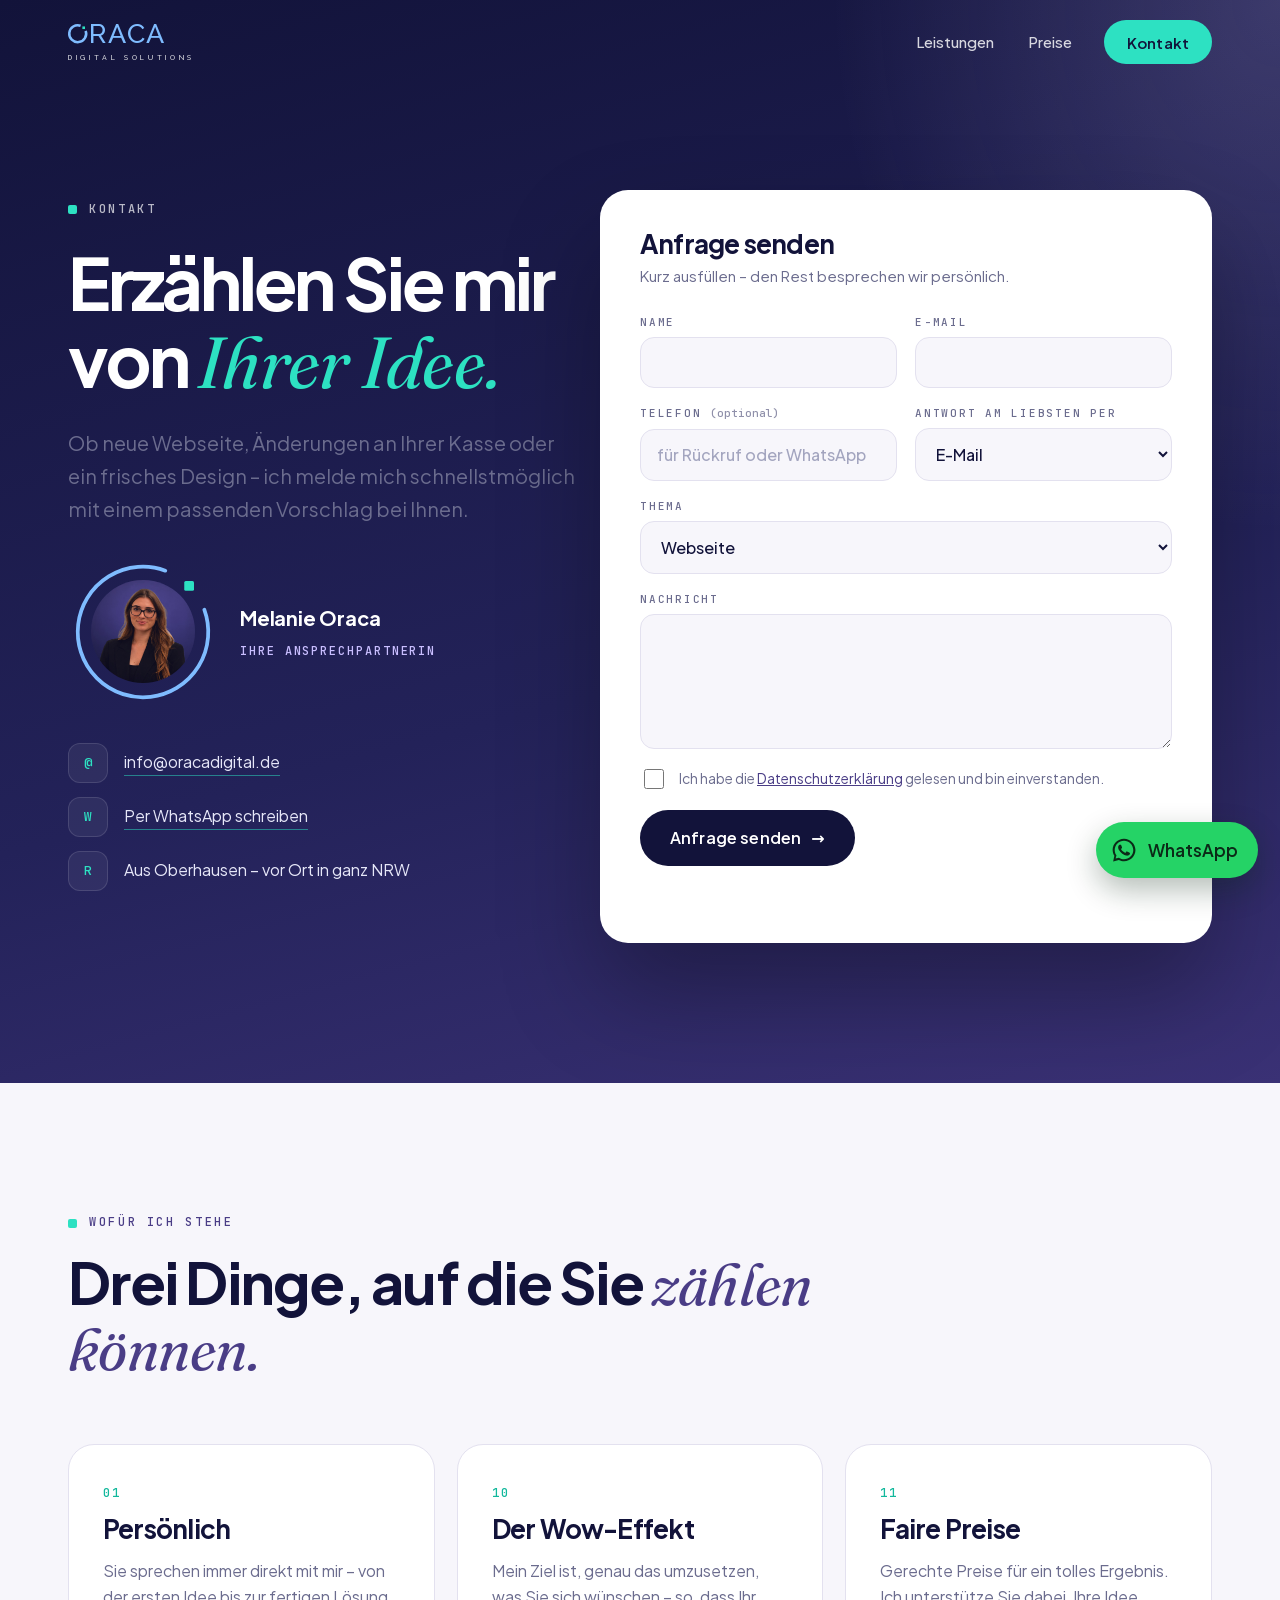
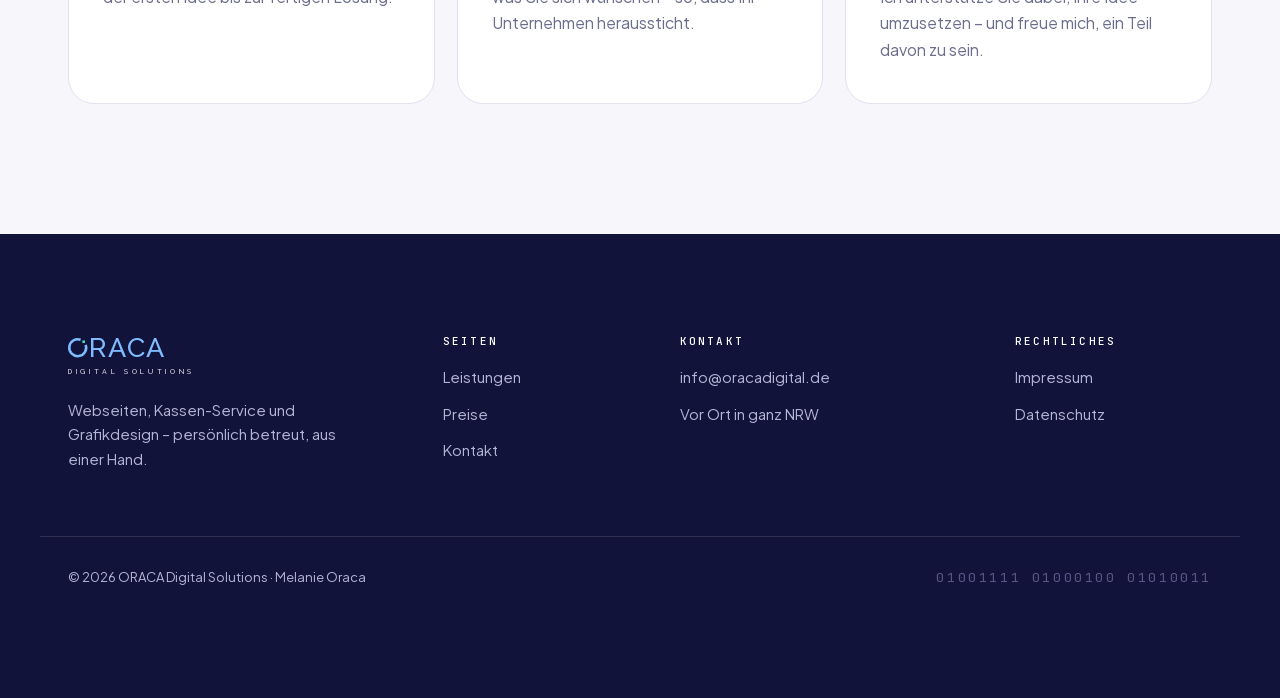
<file: ueber-mich.html>
<!doctype html>
<html lang="de">
<head>
<meta charset="utf-8">
<title>Weiterleitung – ORACA Digital Solutions</title>
<meta name="robots" content="noindex">
<meta http-equiv="refresh" content="0; url=kontakt.html#ueber-mich">
<link rel="canonical" href="kontakt.html#ueber-mich">
<script>location.replace("kontakt.html#ueber-mich");</script>
</head>
<body style="background:#1C1D52;color:#fff;font-family:system-ui,sans-serif;padding:40px">
<p>Diese Seite ist umgezogen. <a href="kontakt.html#ueber-mich" style="color:#7FBCFF">Weiter zur neuen Seite</a>.</p>
</body>
</html>
</file>
<file: css/fonts.css>
/* Lokal eingebundene Schriften (keine Verbindung zu Google beim Seitenaufruf) */
/* latin-ext */
@font-face {
  font-family: 'Fraunces';
  font-style: italic;
  font-weight: 400;
  font-display: swap;
  src: url(../fonts/fraunces-italic-400-latin-ext.woff2) format('woff2');
  unicode-range: U+0100-02BA, U+02BD-02C5, U+02C7-02CC, U+02CE-02D7, U+02DD-02FF, U+0304, U+0308, U+0329, U+1D00-1DBF, U+1E00-1E9F, U+1EF2-1EFF, U+2020, U+20A0-20AB, U+20AD-20C4, U+2113, U+2C60-2C7F, U+A720-A7FF;
}
/* latin */
@font-face {
  font-family: 'Fraunces';
  font-style: italic;
  font-weight: 400;
  font-display: swap;
  src: url(../fonts/fraunces-italic-400-latin.woff2) format('woff2');
  unicode-range: U+0000-00FF, U+0131, U+0152-0153, U+02BB-02BC, U+02C6, U+02DA, U+02DC, U+0304, U+0308, U+0329, U+2000-206F, U+20AC, U+2122, U+2191, U+2193, U+2212, U+2215, U+FEFF, U+FFFD;
}
/* latin-ext */
@font-face {
  font-family: 'JetBrains Mono';
  font-style: normal;
  font-weight: 400;
  font-display: swap;
  src: url(../fonts/jetbrains-mono-normal-400-latin-ext.woff2) format('woff2');
  unicode-range: U+0100-02BA, U+02BD-02C5, U+02C7-02CC, U+02CE-02D7, U+02DD-02FF, U+0304, U+0308, U+0329, U+1D00-1DBF, U+1E00-1E9F, U+1EF2-1EFF, U+2020, U+20A0-20AB, U+20AD-20C4, U+2113, U+2C60-2C7F, U+A720-A7FF;
}
/* latin */
@font-face {
  font-family: 'JetBrains Mono';
  font-style: normal;
  font-weight: 400;
  font-display: swap;
  src: url(../fonts/jetbrains-mono-normal-400-latin.woff2) format('woff2');
  unicode-range: U+0000-00FF, U+0131, U+0152-0153, U+02BB-02BC, U+02C6, U+02DA, U+02DC, U+0304, U+0308, U+0329, U+2000-206F, U+20AC, U+2122, U+2191, U+2193, U+2212, U+2215, U+FEFF, U+FFFD;
}
/* latin-ext */
@font-face {
  font-family: 'JetBrains Mono';
  font-style: normal;
  font-weight: 500;
  font-display: swap;
  src: url(../fonts/jetbrains-mono-normal-400-latin-ext.woff2) format('woff2');
  unicode-range: U+0100-02BA, U+02BD-02C5, U+02C7-02CC, U+02CE-02D7, U+02DD-02FF, U+0304, U+0308, U+0329, U+1D00-1DBF, U+1E00-1E9F, U+1EF2-1EFF, U+2020, U+20A0-20AB, U+20AD-20C4, U+2113, U+2C60-2C7F, U+A720-A7FF;
}
/* latin */
@font-face {
  font-family: 'JetBrains Mono';
  font-style: normal;
  font-weight: 500;
  font-display: swap;
  src: url(../fonts/jetbrains-mono-normal-400-latin.woff2) format('woff2');
  unicode-range: U+0000-00FF, U+0131, U+0152-0153, U+02BB-02BC, U+02C6, U+02DA, U+02DC, U+0304, U+0308, U+0329, U+2000-206F, U+20AC, U+2122, U+2191, U+2193, U+2212, U+2215, U+FEFF, U+FFFD;
}
/* latin-ext */
@font-face {
  font-family: 'Plus Jakarta Sans';
  font-style: normal;
  font-weight: 400;
  font-display: swap;
  src: url(../fonts/plus-jakarta-sans-normal-400-latin-ext.woff2) format('woff2');
  unicode-range: U+0100-02BA, U+02BD-02C5, U+02C7-02CC, U+02CE-02D7, U+02DD-02FF, U+0304, U+0308, U+0329, U+1D00-1DBF, U+1E00-1E9F, U+1EF2-1EFF, U+2020, U+20A0-20AB, U+20AD-20C4, U+2113, U+2C60-2C7F, U+A720-A7FF;
}
/* latin */
@font-face {
  font-family: 'Plus Jakarta Sans';
  font-style: normal;
  font-weight: 400;
  font-display: swap;
  src: url(../fonts/plus-jakarta-sans-normal-400-latin.woff2) format('woff2');
  unicode-range: U+0000-00FF, U+0131, U+0152-0153, U+02BB-02BC, U+02C6, U+02DA, U+02DC, U+0304, U+0308, U+0329, U+2000-206F, U+20AC, U+2122, U+2191, U+2193, U+2212, U+2215, U+FEFF, U+FFFD;
}
/* latin-ext */
@font-face {
  font-family: 'Plus Jakarta Sans';
  font-style: normal;
  font-weight: 500;
  font-display: swap;
  src: url(../fonts/plus-jakarta-sans-normal-400-latin-ext.woff2) format('woff2');
  unicode-range: U+0100-02BA, U+02BD-02C5, U+02C7-02CC, U+02CE-02D7, U+02DD-02FF, U+0304, U+0308, U+0329, U+1D00-1DBF, U+1E00-1E9F, U+1EF2-1EFF, U+2020, U+20A0-20AB, U+20AD-20C4, U+2113, U+2C60-2C7F, U+A720-A7FF;
}
/* latin */
@font-face {
  font-family: 'Plus Jakarta Sans';
  font-style: normal;
  font-weight: 500;
  font-display: swap;
  src: url(../fonts/plus-jakarta-sans-normal-400-latin.woff2) format('woff2');
  unicode-range: U+0000-00FF, U+0131, U+0152-0153, U+02BB-02BC, U+02C6, U+02DA, U+02DC, U+0304, U+0308, U+0329, U+2000-206F, U+20AC, U+2122, U+2191, U+2193, U+2212, U+2215, U+FEFF, U+FFFD;
}
/* latin-ext */
@font-face {
  font-family: 'Plus Jakarta Sans';
  font-style: normal;
  font-weight: 600;
  font-display: swap;
  src: url(../fonts/plus-jakarta-sans-normal-400-latin-ext.woff2) format('woff2');
  unicode-range: U+0100-02BA, U+02BD-02C5, U+02C7-02CC, U+02CE-02D7, U+02DD-02FF, U+0304, U+0308, U+0329, U+1D00-1DBF, U+1E00-1E9F, U+1EF2-1EFF, U+2020, U+20A0-20AB, U+20AD-20C4, U+2113, U+2C60-2C7F, U+A720-A7FF;
}
/* latin */
@font-face {
  font-family: 'Plus Jakarta Sans';
  font-style: normal;
  font-weight: 600;
  font-display: swap;
  src: url(../fonts/plus-jakarta-sans-normal-400-latin.woff2) format('woff2');
  unicode-range: U+0000-00FF, U+0131, U+0152-0153, U+02BB-02BC, U+02C6, U+02DA, U+02DC, U+0304, U+0308, U+0329, U+2000-206F, U+20AC, U+2122, U+2191, U+2193, U+2212, U+2215, U+FEFF, U+FFFD;
}
/* latin-ext */
@font-face {
  font-family: 'Plus Jakarta Sans';
  font-style: normal;
  font-weight: 700;
  font-display: swap;
  src: url(../fonts/plus-jakarta-sans-normal-400-latin-ext.woff2) format('woff2');
  unicode-range: U+0100-02BA, U+02BD-02C5, U+02C7-02CC, U+02CE-02D7, U+02DD-02FF, U+0304, U+0308, U+0329, U+1D00-1DBF, U+1E00-1E9F, U+1EF2-1EFF, U+2020, U+20A0-20AB, U+20AD-20C4, U+2113, U+2C60-2C7F, U+A720-A7FF;
}
/* latin */
@font-face {
  font-family: 'Plus Jakarta Sans';
  font-style: normal;
  font-weight: 700;
  font-display: swap;
  src: url(../fonts/plus-jakarta-sans-normal-400-latin.woff2) format('woff2');
  unicode-range: U+0000-00FF, U+0131, U+0152-0153, U+02BB-02BC, U+02C6, U+02DA, U+02DC, U+0304, U+0308, U+0329, U+2000-206F, U+20AC, U+2122, U+2191, U+2193, U+2212, U+2215, U+FEFF, U+FFFD;
}
/* latin-ext */
@font-face {
  font-family: 'Raleway';
  font-style: normal;
  font-weight: 500;
  font-display: swap;
  src: url(../fonts/raleway-normal-500-latin-ext.woff2) format('woff2');
  unicode-range: U+0100-02BA, U+02BD-02C5, U+02C7-02CC, U+02CE-02D7, U+02DD-02FF, U+0304, U+0308, U+0329, U+1D00-1DBF, U+1E00-1E9F, U+1EF2-1EFF, U+2020, U+20A0-20AB, U+20AD-20C4, U+2113, U+2C60-2C7F, U+A720-A7FF;
}
/* latin */
@font-face {
  font-family: 'Raleway';
  font-style: normal;
  font-weight: 500;
  font-display: swap;
  src: url(../fonts/raleway-normal-500-latin.woff2) format('woff2');
  unicode-range: U+0000-00FF, U+0131, U+0152-0153, U+02BB-02BC, U+02C6, U+02DA, U+02DC, U+0304, U+0308, U+0329, U+2000-206F, U+20AC, U+2122, U+2191, U+2193, U+2212, U+2215, U+FEFF, U+FFFD;
}
</file>
<file: css/style.css>
/* =========================================================
   ORACA Digital Solutions – Stylesheet
   Ruhige Flächen, klare Typografie, Akzente aus dem Bit-O.
   ========================================================= */

:root {
  /* Marke */
  --ink: #12133A;          /* tiefes Nachtblau */
  --night: #1C1D52;
  --dusk: #4A3D86;         /* Dämmerung */
  --blue: #7FBCFF;         /* Logo-Hellblau */
  --mint: #2DE1C2;         /* Akzent (Bit) */
  --mint-d: #12B89C;
  --lav: #C9BEFF;
  /* Helle Flächen */
  --paper: #F7F6FB;
  --paper-2: #EEECF7;
  --white: #FFFFFF;
  --text: #2A2B4D;
  --muted: #6B6C8E;
  --line: #E3E1EF;
  /* Auf Dunkel */
  --on-dark: #E6E7F8;
  --on-dark-2: #B3B5D6;
  --line-dark: rgba(255, 255, 255, .12);

  --font: "Plus Jakarta Sans", system-ui, -apple-system, "Segoe UI", sans-serif;
  --serif: "Fraunces", Georgia, "Times New Roman", serif;
  --mono: "JetBrains Mono", ui-monospace, Menlo, monospace;
  --logo: "Raleway", var(--font);

  --max: 1200px;
  --r: 22px;
  --ease: cubic-bezier(.2, .7, .2, 1);
}

*, *::before, *::after { box-sizing: border-box; }
html { scroll-behavior: smooth; scroll-padding-top: 96px; -webkit-text-size-adjust: 100%; }
@media (prefers-reduced-motion: reduce) { html { scroll-behavior: auto; } *, *::before, *::after { animation-duration: .01ms !important; transition-duration: .01ms !important; } }

body {
  margin: 0; font-family: var(--font); font-size: 17px; line-height: 1.65; color: var(--text);
  background: var(--paper); -webkit-font-smoothing: antialiased; text-rendering: optimizeLegibility;
}
img, svg { display: block; max-width: 100%; }
a { color: inherit; }
h1, h2, h3 { margin: 0; color: inherit; font-weight: 700; letter-spacing: -0.03em; line-height: 1.08; }
p { margin: 0; }
em.accent, .accent {
  font-family: var(--serif); font-style: italic; font-weight: 400; letter-spacing: -0.01em;
}
.container { width: 100%; max-width: var(--max); margin: 0 auto; padding: 0 28px; }
.skip-link { position: absolute; left: 16px; top: -60px; z-index: 300; background: var(--mint); color: var(--ink); padding: 10px 16px; border-radius: 10px; font-weight: 700; }
.skip-link:focus { top: 16px; }
:focus-visible { outline: 3px solid var(--mint); outline-offset: 3px; border-radius: 6px; }

/* ---------- Logo ---------- */
.brand { display: inline-flex; flex-direction: column; gap: 5px; text-decoration: none; color: var(--blue); }
.wordmark { font-family: var(--logo); font-weight: 500; font-size: 27px; line-height: 1; letter-spacing: .06em; display: inline-flex; align-items: baseline; white-space: nowrap; }
.bit-o { width: .72em; height: .72em; margin-right: .07em; overflow: visible; color: currentColor; }
.bit-o .bit { fill: var(--mint); }
.brand-sub { font-family: var(--logo); font-size: 7px; letter-spacing: .52em; color: rgba(255, 255, 255, .8); }

/* ---------- Buttons ---------- */
.btn {
  display: inline-flex; align-items: center; justify-content: center; gap: 10px; min-height: 50px; padding: 0 26px;
  border-radius: 999px; border: 1.5px solid transparent; font: 600 15px/1 var(--font); letter-spacing: .01em;
  text-decoration: none; cursor: pointer; white-space: nowrap;
  transition: transform .25s var(--ease), background .25s ease, color .25s ease, border-color .25s ease, box-shadow .25s ease;
}
.btn .arr { transition: transform .25s var(--ease); }
.btn:hover .arr { transform: translateX(4px); }
.btn-primary { background: var(--mint); color: var(--ink); }
.btn-primary:hover { background: #4FEBD1; transform: translateY(-2px); box-shadow: 0 12px 28px rgba(45, 225, 194, .35); }
.btn-ghost { border-color: rgba(255, 255, 255, .35); color: #fff; }
.btn-ghost:hover { border-color: #fff; background: rgba(255, 255, 255, .08); }
.btn-dark { background: var(--ink); color: #fff; }
.btn-dark:hover { background: var(--night); transform: translateY(-2px); box-shadow: 0 12px 28px rgba(18, 19, 58, .25); }
.btn-line { border-color: var(--line); color: var(--ink); background: var(--white); }
.btn-line:hover { border-color: var(--ink); }
.btn-lg { min-height: 56px; padding: 0 30px; font-size: 16px; }
.btn-row { display: flex; flex-wrap: wrap; gap: 14px; }

/* ---------- Kopfzeile ---------- */
.site-header { position: fixed; inset: 0 0 auto; z-index: 100; transition: background .35s ease, box-shadow .35s ease, backdrop-filter .35s ease; }
.header-inner { display: flex; align-items: center; justify-content: space-between; height: 84px; transition: height .35s ease; }
.site-header.scrolled { background: rgba(18, 19, 58, .86); backdrop-filter: saturate(140%) blur(16px); -webkit-backdrop-filter: saturate(140%) blur(16px); box-shadow: 0 1px 0 var(--line-dark); }
.site-header.scrolled .header-inner { height: 70px; }
.main-nav { display: flex; align-items: center; gap: 6px; }
.main-nav a:not(.btn) {
  position: relative; padding: 10px 14px; color: rgba(255, 255, 255, .82); text-decoration: none; font-size: 15px; font-weight: 500;
  transition: color .2s ease;
}
.main-nav a:not(.btn)::after {
  content: ""; position: absolute; left: 14px; right: 14px; bottom: 4px; height: 2px; border-radius: 2px; background: var(--mint);
  transform: scaleX(0); transform-origin: left; transition: transform .3s var(--ease);
}
.main-nav a:not(.btn):hover, .main-nav a[aria-current="page"]:not(.btn) { color: #fff; }
.main-nav a:not(.btn):hover::after, .main-nav a[aria-current="page"]:not(.btn)::after { transform: scaleX(1); }
.main-nav .btn { margin-left: 12px; min-height: 44px; padding: 0 22px; }
.nav-toggle { display: none; width: 46px; height: 46px; border: 0; border-radius: 12px; background: rgba(255, 255, 255, .08); cursor: pointer; flex-direction: column; justify-content: center; align-items: center; gap: 5px; }
.nav-toggle span { width: 20px; height: 2px; border-radius: 2px; background: #fff; transition: transform .3s ease, opacity .3s ease; }
.nav-toggle[aria-expanded="true"] span:nth-child(1) { transform: translateY(7px) rotate(45deg); }
.nav-toggle[aria-expanded="true"] span:nth-child(2) { opacity: 0; }
.nav-toggle[aria-expanded="true"] span:nth-child(3) { transform: translateY(-7px) rotate(-45deg); }
@media (max-width: 900px) {
  .nav-toggle { display: flex; }
  .main-nav {
    position: absolute; top: calc(100% + 8px); left: 16px; right: 16px; flex-direction: column; align-items: stretch; gap: 2px; padding: 14px;
    border-radius: 20px; background: rgba(18, 19, 58, .97); border: 1px solid var(--line-dark); box-shadow: 0 30px 60px rgba(0, 0, 0, .35);
    opacity: 0; visibility: hidden; transform: translateY(-8px); transition: opacity .25s ease, transform .25s ease, visibility .25s;
  }
  .main-nav.open { opacity: 1; visibility: visible; transform: none; }
  .main-nav a:not(.btn) { padding: 14px 12px; font-size: 17px; }
  .main-nav a:not(.btn)::after { display: none; }
  .main-nav .btn { margin: 10px 0 0; }
}

/* ---------- Flächen & Abschnitte ---------- */
.section { padding: 130px 0; position: relative; }
.section.tight { padding: 90px 0; }
.dark { background: var(--ink); color: var(--on-dark); }
.dusk { background: linear-gradient(160deg, #15164A 0%, #262463 45%, #4A3D86 100%); color: var(--on-dark); }
.paper-2 { background: var(--paper-2); }
.white { background: var(--white); }

.eyebrow {
  display: inline-flex; align-items: center; gap: 12px; font-family: var(--mono); font-size: 12px; font-weight: 500;
  letter-spacing: .22em; text-transform: uppercase; color: var(--dusk);
}
.eyebrow::before { content: ""; width: 9px; height: 9px; border-radius: 2px; background: var(--mint); flex-shrink: 0; }
.dark .eyebrow, .dusk .eyebrow { color: var(--lav); }
.section-head { display: flex; flex-direction: column; gap: 18px; max-width: 760px; margin-bottom: 64px; }
.section-head.center { margin-left: auto; margin-right: auto; text-align: center; align-items: center; }
.section-head h2 { font-size: clamp(34px, 4.6vw, 58px); color: var(--ink); }
.dark .section-head h2, .dusk .section-head h2 { color: #fff; }
.section-head .accent { color: var(--dusk); }
.dark .section-head .accent, .dusk .section-head .accent { color: var(--lav); }
.lead { font-size: clamp(17px, 1.6vw, 20px); line-height: 1.65; color: var(--muted); max-width: 640px; }
.dark .lead, .dusk .lead { color: var(--on-dark-2); }

/* Einblenden */
.reveal { opacity: 0; transform: translateY(18px); transition: opacity .8s var(--ease), transform .8s var(--ease); }
.reveal.in { opacity: 1; transform: none; }
.reveal.d1 { transition-delay: .08s; } .reveal.d2 { transition-delay: .16s; } .reveal.d3 { transition-delay: .24s; }

/* ---------- Startbereich ---------- */
.hero {
  position: relative; min-height: 100vh; min-height: 100svh; display: flex; align-items: center; overflow: hidden; isolation: isolate;
  background:
    radial-gradient(60% 50% at 50% 100%, rgba(201, 190, 255, .22), transparent 70%),
    radial-gradient(40% 40% at 85% 10%, rgba(127, 188, 255, .14), transparent 70%),
    linear-gradient(170deg, #12133A 0%, #1E1D55 50%, #3A3175 100%);
  color: #fff;
}
.hero canvas { position: absolute; inset: 0; width: 100%; height: 100%; z-index: -1;
  -webkit-mask-image: linear-gradient(180deg, #000 55%, transparent 100%); mask-image: linear-gradient(180deg, #000 55%, transparent 100%); }
.hero-inner { padding-top: 120px; padding-bottom: 120px; display: flex; flex-direction: column; align-items: center; text-align: center; gap: 28px; }
.hero h1 { font-size: clamp(46px, 7.6vw, 104px); letter-spacing: -0.045em; line-height: 1.0; max-width: 12ch; }
.hero h1 .accent {
  display: inline-block; padding-right: .06em;
  background: linear-gradient(100deg, #9FF5E4 0%, #9FD0FF 45%, #D6CCFF 100%); -webkit-background-clip: text; background-clip: text; color: transparent;
}
.hero .lead { max-width: 600px; color: rgba(230, 231, 248, .82); }
.hero .eyebrow { color: rgba(255, 255, 255, .7); }
.typer { font-family: var(--mono); font-size: 14px; color: var(--mint); min-height: 22px; opacity: .9; }
.typer .caret { display: inline-block; width: 8px; height: 16px; margin-left: 3px; vertical-align: -3px; background: var(--mint); animation: blink 1s steps(1) infinite; }
@keyframes blink { 50% { opacity: 0; } }
.scroll-cue { position: absolute; left: 50%; bottom: 34px; transform: translateX(-50%); width: 26px; height: 42px; border-radius: 14px; border: 1.5px solid rgba(255, 255, 255, .35); }
.scroll-cue::after { content: ""; position: absolute; left: 50%; top: 8px; width: 4px; height: 8px; margin-left: -2px; border-radius: 2px; background: var(--mint); animation: cue 2s var(--ease) infinite; }
@keyframes cue { 0% { transform: translateY(0); opacity: 1; } 70% { transform: translateY(12px); opacity: 0; } 100% { opacity: 0; } }

/* Unterseiten-Kopf */
.page-hero {
  position: relative; overflow: hidden; color: #fff; padding: 190px 0 110px;
  background:
    radial-gradient(50% 70% at 100% 0%, rgba(201, 190, 255, .2), transparent 70%),
    linear-gradient(165deg, #12133A 0%, #232259 60%, #3A3175 100%);
}
.page-hero::after {
  content: attr(data-bin); position: absolute; right: 28px; bottom: 26px; font-family: var(--mono); font-size: 12px; letter-spacing: .3em;
  color: rgba(201, 190, 255, .35);
}
.page-hero .container { display: flex; flex-direction: column; gap: 22px; }
.page-hero .container.about-grid, .page-hero .container.contact-grid { display: grid; }
.page-hero h1 { font-size: clamp(42px, 6.4vw, 84px); letter-spacing: -0.045em; max-width: 15ch; }
.page-hero h1 .accent { color: var(--lav); }
.page-hero .eyebrow { color: rgba(255, 255, 255, .7); }

/* ---------- Leistungen-Diashow (Startseite) ---------- */
.showcase { display: grid; grid-template-columns: minmax(0, 5fr) minmax(0, 7fr); gap: 64px; align-items: center; }
.service-tabs { display: flex; flex-direction: column; }
.service-item { border-top: 1px solid var(--line); }
.service-item:last-child { border-bottom: 1px solid var(--line); }
.service-tab {
  width: 100%; display: flex; align-items: baseline; gap: 18px; padding: 26px 0 22px; border: 0; background: none; cursor: pointer; text-align: left;
  font: 700 clamp(24px, 2.4vw, 32px)/1.1 var(--font); letter-spacing: -0.03em; color: #A5A6C2; position: relative; transition: color .3s ease;
}
.service-tab .no { font: 500 12px var(--mono); letter-spacing: .14em; color: #A5A6C2; transition: color .3s ease; }
.service-tab:hover, .service-tab[aria-selected="true"] { color: var(--ink); }
.service-tab[aria-selected="true"] .no { color: var(--mint-d); }
.tab-bar { position: absolute; left: 0; right: 0; top: -1px; height: 2px; overflow: hidden; }
.tab-bar span { display: block; height: 100%; width: 0; background: linear-gradient(90deg, var(--mint), var(--dusk)); }
.service-panel { padding: 0 0 28px 48px; }
.service-panel p { color: var(--muted); }
.service-panel ul { list-style: none; padding: 0; margin: 18px 0 20px; display: grid; gap: 8px; }
.service-panel li { position: relative; padding-left: 22px; font-size: 15px; color: var(--text); }
.service-panel li::before { content: ""; position: absolute; left: 0; top: .62em; width: 8px; height: 8px; border-radius: 2px; background: var(--mint); }
.text-link { display: inline-flex; gap: 8px; align-items: center; font-weight: 600; font-size: 15px; color: var(--ink); text-decoration: none; border-bottom: 1.5px solid var(--mint); padding-bottom: 3px; }
.text-link:hover { color: var(--dusk); }
.dark .text-link, .dusk .text-link { color: #fff; }

.stage {
  position: relative; aspect-ratio: 6 / 5; border-radius: 28px; overflow: hidden; isolation: isolate;
  background: radial-gradient(70% 60% at 70% 20%, rgba(201, 190, 255, .28), transparent 70%), linear-gradient(160deg, #1A1B4F, #12133A 70%);
  box-shadow: 0 40px 90px rgba(18, 19, 58, .25);
}
.stage::before { /* feines Raster */
  content: ""; position: absolute; inset: 0; z-index: -1; opacity: .35;
  background-image: linear-gradient(rgba(255, 255, 255, .06) 1px, transparent 1px), linear-gradient(90deg, rgba(255, 255, 255, .06) 1px, transparent 1px);
  background-size: 32px 32px; -webkit-mask-image: radial-gradient(circle at 50% 45%, #000, transparent 75%); mask-image: radial-gradient(circle at 50% 45%, #000, transparent 75%);
}
.demo { position: absolute; inset: 0; display: flex; flex-direction: column; align-items: center; justify-content: center; gap: 22px; padding: 8%; opacity: 0; visibility: hidden; transform: scale(.97); transition: opacity .6s ease, transform .6s var(--ease), visibility .6s; }
.demo.active { opacity: 1; visibility: visible; transform: none; }
.demo-status { display: inline-flex; align-items: center; gap: 10px; font: 500 12px var(--mono); color: var(--on-dark-2); padding: 8px 14px; border-radius: 999px; background: rgba(255, 255, 255, .06); border: 1px solid var(--line-dark); }
.demo-status .dot { width: 7px; height: 7px; border-radius: 50%; background: var(--mint); box-shadow: 0 0 10px var(--mint); }

/* Demo: Webseite entsteht */
.browser { width: 100%; max-width: 520px; border-radius: 14px; overflow: hidden; background: #fff; box-shadow: 0 30px 60px rgba(0, 0, 0, .35); }
.browser-bar { display: flex; align-items: center; gap: 6px; padding: 10px 14px; background: #EEEDF5; }
.browser-bar i { width: 9px; height: 9px; border-radius: 50%; background: #D4D2E2; }
.browser-bar span { margin-left: 10px; flex: 1; font: 500 11px var(--mono); color: var(--muted); background: #fff; border-radius: 6px; padding: 4px 10px; }
.browser-body { padding: 16px; display: grid; gap: 12px; }
.blk { border-radius: 8px; opacity: 0; transform: translateY(10px); }
.demo.active .blk { animation: blkIn .6s var(--ease) forwards; animation-delay: var(--d); }
@keyframes blkIn { to { opacity: 1; transform: none; } }
.blk-nav { height: 14px; width: 100%; background: linear-gradient(90deg, #12133A 18%, transparent 18%, transparent 60%, #E3E1EF 60%); }
.blk-hero { height: 120px; display: flex; flex-direction: column; justify-content: center; gap: 8px; padding: 18px; background: linear-gradient(120deg, #1E1D55, #4A3D86); }
.blk-hero b { display: block; height: 10px; border-radius: 5px; background: rgba(255, 255, 255, .85); width: 62%; }
.blk-hero b:nth-child(2) { width: 42%; background: rgba(255, 255, 255, .45); }
.blk-hero b.cta { width: 22%; height: 16px; border-radius: 8px; background: var(--mint); margin-top: 6px; }
.blk-row { display: grid; grid-template-columns: repeat(3, 1fr); gap: 10px; }
.blk-card { height: 64px; background: #F1F0F8; border: 1px solid var(--line); }
.blk-foot { height: 12px; background: #E9E7F3; width: 70%; }

/* Demo: Kasse */
.pos { width: 100%; max-width: 440px; border-radius: 18px; background: #0B0C2A; border: 1px solid var(--line-dark); box-shadow: 0 30px 60px rgba(0, 0, 0, .4); overflow: hidden; font-family: var(--mono); }
.pos-head { display: flex; justify-content: space-between; padding: 14px 18px; font-size: 11px; letter-spacing: .12em; color: var(--on-dark-2); border-bottom: 1px solid var(--line-dark); }
.pos-list { list-style: none; margin: 0; padding: 8px; }
.pos-list li { display: flex; justify-content: space-between; padding: 11px 12px; border-radius: 10px; font-size: 14px; color: var(--on-dark); transition: background .3s ease, color .3s ease; }
.pos-list li.edit { background: rgba(201, 190, 255, .14); }
.pos-list li.done { background: rgba(45, 225, 194, .14); }
.pos-list li.done b { color: var(--mint); }
.pos-foot { padding: 12px 18px; border-top: 1px solid var(--line-dark); font-size: 12px; color: var(--on-dark-2); min-height: 44px; }
.pos-msg.ok { color: var(--mint); }

/* Demo: Design (Visitenkarte dreht sich) */
.flip { width: min(100%, 400px); aspect-ratio: 85 / 55; perspective: 1200px; }
.flip-inner { position: relative; width: 100%; height: 100%; transform-style: preserve-3d; }
.demo.active .flip-inner { animation: flip 6s var(--ease) infinite; }
@keyframes flip { 0%, 35% { transform: rotateY(0); } 50%, 85% { transform: rotateY(180deg); } 100% { transform: rotateY(360deg); } }
.flip-face { position: absolute; inset: 0; border-radius: 14px; backface-visibility: hidden; -webkit-backface-visibility: hidden; box-shadow: 0 30px 60px rgba(0, 0, 0, .4); }
.flip-front { display: flex; align-items: center; justify-content: center; background: linear-gradient(140deg, #23225C, #12133A); border: 1px solid var(--line-dark); }
.logo-ph { display: inline-flex; align-items: center; gap: 12px; font-family: var(--logo); font-size: 22px; letter-spacing: .2em; color: var(--blue); }
.logo-ph svg { width: 34px; height: 34px; color: var(--blue); }
.logo-ph rect { fill: var(--mint); }
.flip-back { transform: rotateY(180deg); background: #fff; padding: 9%; display: flex; flex-direction: column; justify-content: center; gap: 10px; }
.flip-back b { display: block; height: 10px; border-radius: 5px; background: var(--ink); width: 55%; }
.flip-back b:nth-child(2) { width: 38%; background: #C9C8DA; }
.flip-back b.short { width: 28%; background: #C9C8DA; }
.flip-back .sw { display: flex; gap: 8px; margin-top: 12px; }
.flip-back .sw i { width: 26px; height: 26px; border-radius: 7px; }
.flip-back .sw i:nth-child(1) { background: var(--ink); } .flip-back .sw i:nth-child(2) { background: var(--blue); } .flip-back .sw i:nth-child(3) { background: var(--mint); }

/* ---------- Statement ---------- */
.statement { text-align: center; overflow: hidden; }
.big-lines { display: flex; flex-direction: column; gap: 4px; font-size: clamp(40px, 7vw, 96px); font-weight: 700; letter-spacing: -0.045em; line-height: 1.04; color: #fff; margin: 26px 0 34px; }
.big-lines .accent { color: var(--lav); }
.big-lines .mint { color: var(--mint); }
.statement-sub { max-width: 640px; margin: 0 auto; color: var(--on-dark-2); font-size: 18px; }
.bin-line { font-family: var(--mono); font-size: 12px; letter-spacing: .4em; color: rgba(201, 190, 255, .3); white-space: nowrap; overflow: hidden; }

/* ---------- Region (Startseite) ---------- */
.region { display: grid; grid-template-columns: minmax(0, 5fr) minmax(0, 7fr); gap: 72px; align-items: start; }
.region .section-head { margin-bottom: 0; position: sticky; top: 130px; }
.cities { list-style: none; margin: 0; padding: 0; counter-reset: c; }
.cities li {
  display: flex; align-items: baseline; justify-content: space-between; gap: 20px; padding: 22px 0; border-bottom: 1px solid var(--line);
  font-size: clamp(28px, 3.6vw, 46px); font-weight: 700; letter-spacing: -0.035em; color: var(--ink); transition: color .3s ease, padding .3s var(--ease);
}
.cities li:first-child { border-top: 1px solid var(--line); }
.cities li span { font: 500 12px var(--mono); letter-spacing: .14em; color: var(--muted); }
.cities li:hover { color: var(--dusk); padding-left: 10px; }
.region-note { margin-top: 26px; display: flex; gap: 14px; align-items: flex-start; padding: 20px 22px; border-radius: 16px; background: var(--white); border: 1px solid var(--line); font-size: 15px; color: var(--muted); }
.region-note b { color: var(--ink); }
.region-note i { width: 10px; height: 10px; border-radius: 3px; background: var(--mint); margin-top: 7px; flex-shrink: 0; }

/* ---------- Aufruf ---------- */
.cta { text-align: center; position: relative; overflow: hidden; }
.cta .container { display: flex; flex-direction: column; align-items: center; gap: 26px; }
.cta h2 { font-size: clamp(40px, 6vw, 80px); letter-spacing: -0.045em; color: #fff; }
.cta h2 .accent { color: var(--mint); }
.cta p { color: var(--on-dark-2); max-width: 520px; }
.cta::before { content: ""; position: absolute; left: 50%; top: 100%; width: 900px; height: 900px; transform: translate(-50%, -55%); border-radius: 50%; background: radial-gradient(circle, rgba(45, 225, 194, .16), transparent 60%); pointer-events: none; }

/* ---------- Leistungen-Seite ---------- */
.jump { display: flex; flex-wrap: wrap; gap: 10px; margin-top: 8px; }
.jump a { padding: 10px 18px; border-radius: 999px; border: 1px solid rgba(255, 255, 255, .22); color: #fff; text-decoration: none; font-size: 14px; font-weight: 600; transition: background .2s ease, border-color .2s ease; }
.jump a:hover { background: rgba(255, 255, 255, .1); border-color: #fff; }
.svc { display: grid; grid-template-columns: minmax(0, 1fr) minmax(0, 1fr); gap: 80px; align-items: center; }
.svc + .svc { margin-top: 150px; }
.svc.flip-row .svc-visual { order: -1; }
.svc-text { display: flex; flex-direction: column; gap: 20px; }
.svc-no { font: 500 13px var(--mono); letter-spacing: .18em; color: var(--mint-d); }
.svc-text h2 { font-size: clamp(34px, 4vw, 52px); color: var(--ink); }
.svc-text h2 .accent { color: var(--dusk); }
.svc-text > p { color: var(--muted); }
.checks { list-style: none; margin: 6px 0 0; padding: 0; display: grid; grid-template-columns: 1fr 1fr; gap: 12px 26px; }
.checks li { position: relative; padding-left: 30px; font-size: 15px; line-height: 1.5; color: var(--text); }
.checks li::before { content: ""; position: absolute; left: 0; top: 1px; width: 20px; height: 20px; border-radius: 6px; background: rgba(45, 225, 194, .16) url("data:image/svg+xml,%3Csvg xmlns='http://www.w3.org/2000/svg' viewBox='0 0 20 20'%3E%3Cpath d='M5.5 10.5l3 3 6-7' fill='none' stroke='%2312B89C' stroke-width='2.2' stroke-linecap='round' stroke-linejoin='round'/%3E%3C/svg%3E") center/16px no-repeat; }
.info-row { display: flex; flex-wrap: wrap; gap: 10px; }
.info-row span { font-size: 13px; font-weight: 600; padding: 8px 14px; border-radius: 999px; background: var(--white); border: 1px solid var(--line); color: var(--ink); }
.svc .btn-row { margin-top: 8px; }

.svc-visual { position: relative; aspect-ratio: 1 / 1; border-radius: 32px; overflow: hidden; isolation: isolate; background: linear-gradient(150deg, #EAE6FA, #F4F2FB 55%, #E3F6F2); }
.svc-visual::before { content: ""; position: absolute; inset: 0; z-index: -1; background-image: radial-gradient(rgba(74, 61, 134, .14) 1.2px, transparent 1.2px); background-size: 22px 22px; -webkit-mask-image: radial-gradient(circle at 50% 50%, #000 30%, transparent 75%); mask-image: radial-gradient(circle at 50% 50%, #000 30%, transparent 75%); }

/* Visual: Webseite auf Laptop + Handy */
.v-laptop { position: absolute; left: 9%; top: 18%; width: 74%; }
.v-screen { aspect-ratio: 16 / 10; border-radius: 12px 12px 0 0; background: #12133A; padding: 3.2%; box-shadow: 0 30px 60px rgba(18, 19, 58, .22); }
.v-site { height: 100%; border-radius: 4px; overflow: hidden; background: #fff; display: grid; grid-template-rows: 9% 46% 1fr; }
.v-site .n { display: flex; align-items: center; justify-content: space-between; padding: 0 6%; }
.v-site .n i { width: 16%; height: 30%; border-radius: 3px; background: var(--ink); }
.v-site .n u { display: flex; gap: 6px; } .v-site .n u b { width: 22px; height: 4px; border-radius: 2px; background: #D7D5E6; }
.v-site .h { background: linear-gradient(115deg, #1E1D55, #4A3D86 70%, #6B5BB0); padding: 6% 6%; display: flex; flex-direction: column; justify-content: center; gap: 7%; }
.v-site .h b { display: block; height: 9px; width: 58%; border-radius: 5px; background: #fff; }
.v-site .h b + b { width: 38%; background: rgba(255, 255, 255, .5); }
.v-site .h em { display: block; width: 18%; height: 13px; border-radius: 7px; background: var(--mint); }
.v-site .c { display: grid; grid-template-columns: repeat(3, 1fr); gap: 5%; padding: 5% 6%; }
.v-site .c i { border-radius: 5px; background: #F0EFF7; border: 1px solid var(--line); }
.v-base { height: 12px; margin: 0 -6%; border-radius: 0 0 14px 14px; background: linear-gradient(#D9D7E6, #C4C2D6); }
.v-phone { position: absolute; right: 9%; bottom: 13%; width: 23%; aspect-ratio: 9 / 18.5; border-radius: 22px; background: #12133A; padding: 2.4%; box-shadow: 0 30px 50px rgba(18, 19, 58, .3); transform: rotate(4deg); }
.v-phone .v-site { border-radius: 16px; grid-template-rows: 8% 38% 1fr; }
.v-phone .v-site .c { grid-template-columns: 1fr; gap: 8%; }
.v-tag { position: absolute; left: 7%; bottom: 10%; padding: 10px 14px; border-radius: 14px; background: #fff; box-shadow: 0 14px 30px rgba(18, 19, 58, .14); font: 600 13px var(--font); color: var(--ink); display: flex; gap: 8px; align-items: center; }
.v-tag i { width: 8px; height: 8px; border-radius: 50%; background: var(--mint); box-shadow: 0 0 0 4px rgba(45, 225, 194, .2); }

/* Visual: Kasse */
.v-pos { position: absolute; left: 10%; top: 16%; width: 62%; border-radius: 20px; background: #12133A; padding: 12px; box-shadow: 0 30px 60px rgba(18, 19, 58, .25); }
.v-pos-scr { border-radius: 10px; background: #1C1D52; padding: 10px; display: grid; grid-template-columns: repeat(4, 1fr); gap: 7px; }
.v-pos-scr i { aspect-ratio: 1.25; border-radius: 7px; background: rgba(255, 255, 255, .1); position: relative; }
.v-pos-scr i:nth-child(4n+1) { background: #4A3D86; } .v-pos-scr i:nth-child(4n+2) { background: #2F5DA8; }
.v-pos-scr i.on { background: var(--mint); box-shadow: 0 0 0 3px rgba(45, 225, 194, .3); }
.v-pos-scr .bar { grid-column: 1 / -1; height: 26px; border-radius: 6px; background: rgba(255, 255, 255, .08); display: flex; align-items: center; justify-content: space-between; padding: 0 10px; font: 500 10px var(--mono); color: var(--on-dark-2); }
.v-pos-scr .bar b { color: var(--mint); font-weight: 500; }
.v-receipt { position: absolute; right: 10%; top: 30%; width: 34%; background: #fff; padding: 18px 16px 26px; font: 500 11px/1.9 var(--mono); color: var(--text); box-shadow: 0 30px 50px rgba(18, 19, 58, .2); transform: rotate(3deg); }
.v-receipt::after { content: ""; position: absolute; left: 0; right: 0; bottom: -8px; height: 8px; background: linear-gradient(-45deg, transparent 6px, #fff 0) 0 0/12px 8px, linear-gradient(45deg, transparent 6px, #fff 0) 0 0/12px 8px; }
.v-receipt .t { text-align: center; font-weight: 700; color: var(--ink); }
.v-receipt .r { display: flex; justify-content: space-between; }
.v-receipt hr { border: 0; border-top: 1.5px dashed #C9C8DA; margin: 6px 0; }
.v-receipt .new { color: var(--mint-d); font-weight: 700; }
.v-chip { position: absolute; left: 14%; bottom: 13%; padding: 12px 16px; border-radius: 14px; background: #fff; box-shadow: 0 14px 30px rgba(18, 19, 58, .14); font: 500 12px var(--mono); color: var(--ink); }
.v-chip s { color: var(--muted); margin-right: 6px; } .v-chip b { color: var(--mint-d); }

/* Visual: Design */
.v-card { position: absolute; width: 52%; aspect-ratio: 85 / 55; border-radius: 12px; box-shadow: 0 30px 50px rgba(18, 19, 58, .22); }
.v-card.front { left: 9%; top: 15%; background: linear-gradient(140deg, #23225C, #12133A); transform: rotate(-7deg); display: flex; align-items: center; justify-content: center; }
.v-card.front .logo-ph { font-size: 17px; } .v-card.front .logo-ph svg { width: 26px; height: 26px; }
.v-card.back { left: 30%; top: 37%; background: #fff; transform: rotate(4deg); padding: 7%; display: flex; flex-direction: column; justify-content: center; gap: 8px; }
.v-card.back b { display: block; height: 8px; border-radius: 4px; background: var(--ink); width: 50%; }
.v-card.back b + b { width: 34%; background: #CFCDE0; } .v-card.back b + b + b { width: 44%; }
.v-swatch { position: absolute; right: 8%; top: 10%; display: flex; flex-direction: column; border-radius: 14px; overflow: hidden; box-shadow: 0 20px 40px rgba(18, 19, 58, .18); transform: rotate(6deg); }
.v-swatch i { width: 74px; height: 46px; }
.v-type { position: absolute; left: 10%; bottom: 9%; padding: 14px 20px; border-radius: 16px; background: #fff; box-shadow: 0 14px 30px rgba(18, 19, 58, .14); display: flex; align-items: baseline; gap: 12px; color: var(--ink); }
.v-type b { font-size: 40px; letter-spacing: -0.04em; line-height: 1; } .v-type em { font: italic 400 40px/1 var(--serif); color: var(--dusk); } .v-type small { font: 500 11px var(--mono); color: var(--muted); }

/* Kennzahlen */
.facts { display: grid; grid-template-columns: repeat(4, minmax(0, 1fr)); border-top: 1px solid var(--line-dark); }
.fact { padding: 36px 28px 6px 0; display: flex; flex-direction: column; gap: 10px; }
.fact + .fact { padding-left: 28px; border-left: 1px solid var(--line-dark); }
.fact b { font-size: clamp(40px, 4.4vw, 60px); font-weight: 700; letter-spacing: -0.04em; line-height: 1; color: #fff; }
.fact b small { font-size: .45em; color: var(--lav); margin-left: 4px; letter-spacing: 0; }
.fact span { font-size: 15px; color: var(--on-dark-2); line-height: 1.55; }

/* Ablauf */
.timeline { position: relative; }
.timeline-line { position: absolute; left: 0; right: 0; top: 23px; height: 2px; background: var(--line); }
.timeline-line span { display: block; height: 100%; width: 0; background: linear-gradient(90deg, var(--mint), var(--dusk)); transition: width 2.4s var(--ease); }
.steps { list-style: none; margin: 0; padding: 0; display: grid; grid-template-columns: repeat(4, 1fr); gap: 30px; position: relative; }
.steps li { display: flex; flex-direction: column; gap: 12px; opacity: .35; transition: opacity .6s ease; }
.steps li.on { opacity: 1; }
.step-no { width: 48px; height: 48px; border-radius: 14px; display: flex; align-items: center; justify-content: center; font: 500 13px var(--mono); background: var(--white); border: 1.5px solid var(--line); color: var(--ink); transition: background .4s ease, border-color .4s ease; }
.steps li.on .step-no { background: var(--ink); border-color: var(--ink); color: var(--mint); }
.steps h3 { font-size: 22px; color: var(--ink); margin-top: 10px; }
.steps p { font-size: 15px; color: var(--muted); }

/* ---------- Preise ---------- */
.seg { display: inline-flex; gap: 4px; padding: 5px; border-radius: 999px; background: var(--white); border: 1px solid var(--line); margin: 0 auto 56px; }
.seg-wrap { display: flex; justify-content: center; }
.price-tab { border: 0; cursor: pointer; padding: 12px 24px; border-radius: 999px; background: none; font: 600 15px var(--font); color: var(--muted); min-height: 46px; transition: background .25s ease, color .25s ease; }
.price-tab:hover { color: var(--ink); }
.price-tab[aria-selected="true"] { background: var(--ink); color: #fff; }
.price-grid { display: grid; grid-template-columns: repeat(3, minmax(0, 1fr)); gap: 22px; align-items: stretch; }
.price-grid[hidden] { display: none; }
.price-card { position: relative; display: flex; flex-direction: column; gap: 14px; padding: 38px 32px 32px; border-radius: 26px; background: var(--white); border: 1px solid var(--line); transition: transform .3s var(--ease), box-shadow .3s ease; }
.price-card:hover { transform: translateY(-4px); box-shadow: 0 30px 60px rgba(18, 19, 58, .08); }
.price-card h3 { font-size: 22px; color: var(--ink); }
.price-desc { font-size: 15px; color: var(--muted); min-height: 3em; }
.price { display: flex; align-items: baseline; gap: 6px; margin: 8px 0 6px; color: var(--ink); }
.price-num { font-size: 56px; font-weight: 700; letter-spacing: -0.05em; line-height: 1; }
.price-cur { font-size: 26px; font-weight: 700; }
.price-from, .price-unit { font-size: 15px; color: var(--muted); font-weight: 500; }
.price-card ul { list-style: none; padding: 20px 0 0; margin: 0 0 10px; border-top: 1px solid var(--line); display: grid; gap: 10px; flex: 1; }
.price-card li { position: relative; padding-left: 24px; font-size: 15px; }
.price-card li::before { content: ""; position: absolute; left: 0; top: .55em; width: 9px; height: 9px; border-radius: 2px; background: var(--mint); }
.price-card .btn { width: 100%; }
.price-hl { background: var(--ink); border-color: var(--ink); color: var(--on-dark); box-shadow: 0 40px 80px rgba(18, 19, 58, .25); }
.price-hl h3, .price-hl .price { color: #fff; }
.price-hl .price-desc, .price-hl .price-from, .price-hl .price-unit { color: var(--on-dark-2); }
.price-hl ul { border-color: var(--line-dark); }
.price-badge { position: absolute; top: 22px; right: 22px; font: 500 11px var(--mono); letter-spacing: .14em; text-transform: uppercase; padding: 6px 11px; border-radius: 999px; background: var(--mint); color: var(--ink); }
.price-note { margin: 40px auto 0; max-width: 760px; text-align: center; font-size: 15px; color: var(--muted); line-height: 1.8; }
.price-note strong { color: var(--ink); }

/* FAQ */
.faq-inner { display: grid; grid-template-columns: minmax(0, 5fr) minmax(0, 7fr); gap: 72px; align-items: start; }
.faq-inner .section-head { margin-bottom: 0; position: sticky; top: 130px; }
.faq-list { border-top: 1px solid var(--line); }
.faq-item { border-bottom: 1px solid var(--line); }
.faq-item summary { list-style: none; cursor: pointer; display: flex; justify-content: space-between; align-items: center; gap: 20px; padding: 26px 0; font-size: 19px; font-weight: 600; letter-spacing: -0.015em; color: var(--ink); }
.faq-item summary::-webkit-details-marker { display: none; }
.faq-item summary:hover { color: var(--dusk); }
.faq-icon { position: relative; flex-shrink: 0; width: 32px; height: 32px; border-radius: 50%; border: 1.5px solid var(--line); transition: background .25s ease, border-color .25s ease; }
.faq-icon::before, .faq-icon::after { content: ""; position: absolute; left: 50%; top: 50%; width: 12px; height: 2px; margin: -1px 0 0 -6px; border-radius: 2px; background: var(--ink); transition: transform .3s var(--ease); }
.faq-icon::after { transform: rotate(90deg); }
.faq-item[open] .faq-icon { background: var(--mint); border-color: var(--mint); }
.faq-item[open] .faq-icon::after { transform: rotate(0); }
.faq-item p { padding: 0 52px 26px 0; color: var(--muted); }

/* ---------- Über mich ---------- */
.about-grid { display: grid; grid-template-columns: minmax(0, 5fr) minmax(0, 7fr); gap: 72px; align-items: center; }
.photo-logo { position: relative; width: min(100%, 420px); aspect-ratio: 1; margin: 0 auto; }
.photo-frame { position: absolute; inset: 15.5%; border-radius: 50%; overflow: hidden; isolation: isolate; background: #23225C; }
.photo-frame img { width: 100%; height: 100%; object-fit: cover; transform: scale(1.06); filter: saturate(.8) contrast(1.04); }
.photo-frame::after { content: ""; position: absolute; inset: 0; border-radius: 50%; background: radial-gradient(circle at 50% 38%, transparent 22%, rgba(110, 88, 190, .5) 62%, rgba(70, 56, 140, .65) 100%); mix-blend-mode: color; }
.photo-o { position: absolute; inset: 0; width: 100%; height: 100%; overflow: visible; }
.about-text { display: flex; flex-direction: column; gap: 22px; }
.about-text h1 { font-size: clamp(42px, 5.6vw, 76px); letter-spacing: -0.045em; }
.about-text h1 .accent { color: var(--lav); }
.about-copy { color: var(--on-dark-2); }
.about-quote { margin: 8px 0; padding: 4px 0 4px 26px; border-left: 3px solid var(--mint); font: italic 400 clamp(24px, 2.6vw, 32px)/1.3 var(--serif); color: #fff; }
.about-quote span { display: block; margin-top: 8px; font: 400 14px var(--font); color: var(--on-dark-2); }
.values { display: grid; grid-template-columns: repeat(3, minmax(0, 1fr)); gap: 22px; }
.value { padding: 40px 34px; border-radius: 26px; background: var(--white); border: 1px solid var(--line); display: flex; flex-direction: column; gap: 14px; }
.value-no { font: 500 12px var(--mono); letter-spacing: .16em; color: var(--mint-d); }
.value h2 { font-size: 26px; color: var(--ink); }
.value p { color: var(--muted); font-size: 16px; }

/* ---------- Kontakt ---------- */
.contact-hero { padding-bottom: 140px; }
.contact-grid { display: grid; grid-template-columns: minmax(0, 5fr) minmax(0, 6fr); gap: 72px; align-items: start; }
.contact-text { display: flex; flex-direction: column; gap: 24px; padding-top: 10px; }
.contact-text h1 { font-size: clamp(42px, 5.6vw, 76px); letter-spacing: -0.045em; }
.contact-text h1 .accent { color: var(--mint); }
.contact-list { list-style: none; margin: 12px 0 0; padding: 0; display: grid; gap: 14px; }
.contact-list li { display: flex; align-items: center; gap: 16px; color: var(--on-dark); font-size: 16px; }
.contact-list li span { width: 40px; height: 40px; border-radius: 12px; display: flex; align-items: center; justify-content: center; flex-shrink: 0; font: 500 13px var(--mono); color: var(--mint); background: rgba(255, 255, 255, .06); border: 1px solid var(--line-dark); }
.form-card { background: var(--white); color: var(--text); border-radius: 28px; padding: 40px; box-shadow: 0 50px 100px rgba(0, 0, 0, .3); }
.form-card h2 { font-size: 26px; color: var(--ink); margin-bottom: 6px; }
.form-card > p { color: var(--muted); font-size: 15px; margin-bottom: 26px; }
.contact-form { display: grid; gap: 18px; }
.contact-form .row2 { display: grid; grid-template-columns: 1fr 1fr; gap: 18px; }
.contact-form label { display: grid; gap: 8px; }
.f-label { font: 500 11px var(--mono); letter-spacing: .16em; text-transform: uppercase; color: var(--muted); }
.contact-form input, .contact-form select, .contact-form textarea {
  width: 100%; font: 500 16px var(--font); color: var(--ink); background: var(--paper); border: 1.5px solid var(--line); border-radius: 14px; padding: 14px 16px; transition: border-color .2s ease, background .2s ease, box-shadow .2s ease;
}
.contact-form textarea { resize: vertical; min-height: 130px; }
.contact-form input:focus, .contact-form select:focus, .contact-form textarea:focus { outline: none; border-color: var(--dusk); background: #fff; box-shadow: 0 0 0 4px rgba(74, 61, 134, .12); }
.contact-form .check { display: flex; gap: 12px; align-items: flex-start; font-size: 14px; color: var(--muted); }
.contact-form .check input { width: 20px; height: 20px; margin-top: 2px; accent-color: var(--dusk); flex-shrink: 0; }
.contact-form .check a { color: var(--dusk); }
.contact-form .btn { justify-self: start; border: 0; }
.form-status { font-size: 14px; color: var(--mint-d); min-height: 1.4em; }
.form-status.error { color: #C2416B; }

/* ---------- Rechtliches ---------- */
.legal { padding: 170px 0 110px; }
.legal .container { max-width: 820px; }
.legal h1 { font-size: clamp(38px, 5vw, 60px); color: var(--ink); margin-bottom: 20px; }
.legal h2 { font-size: 22px; color: var(--ink); margin: 40px 0 10px; letter-spacing: -0.02em; }
.legal p { color: var(--text); }
.legal .note { padding: 16px 20px; border-radius: 14px; background: var(--paper-2); color: var(--muted); font-size: 15px; }
body.plain .site-header:not(.scrolled) { background: var(--ink); }

/* ---------- Fußzeile ---------- */
.site-footer { background: var(--ink); color: var(--on-dark-2); padding: 90px 0 30px; font-size: 15px; }
.footer-grid { display: grid; grid-template-columns: 2fr 1fr 1fr 1fr; gap: 40px; padding-bottom: 60px; border-bottom: 1px solid var(--line-dark); }
.footer-brand { display: flex; flex-direction: column; gap: 20px; align-items: flex-start; }
.footer-brand p { max-width: 300px; }
.footer-col { display: flex; flex-direction: column; gap: 12px; }
.footer-col a { text-decoration: none; transition: color .2s ease; }
.footer-col a:hover { color: var(--mint); }
.footer-title { font: 500 11px var(--mono); letter-spacing: .2em; text-transform: uppercase; color: #fff; margin-bottom: 6px; }
.footer-bottom { display: flex; justify-content: space-between; flex-wrap: wrap; gap: 12px; padding-top: 26px; font-size: 13px; }
.footer-bin { font-family: var(--mono); letter-spacing: .2em; color: rgba(201, 190, 255, .4); }

/* WhatsApp */
.wa-btn { position: fixed; right: 22px; bottom: 22px; z-index: 90; display: flex; align-items: center; gap: 10px; height: 56px; padding: 0 20px 0 14px; border-radius: 999px; background: #25D366; color: #0B2A17; font-weight: 600; text-decoration: none; box-shadow: 0 12px 30px rgba(10, 40, 20, .3); }
.wa-btn svg { width: 28px; height: 28px; }

/* ---------- Responsiv ---------- */
@media (max-width: 1000px) {
  .showcase, .region, .faq-inner, .about-grid, .contact-grid { grid-template-columns: 1fr; gap: 48px; }
  .region .section-head, .faq-inner .section-head { position: static; }
  .svc { grid-template-columns: 1fr; gap: 44px; }
  .svc.flip-row .svc-visual { order: 0; }
  .svc + .svc { margin-top: 110px; }
  .svc-visual { max-width: 560px; width: 100%; }
  .price-grid, .values { grid-template-columns: 1fr; max-width: 520px; margin-left: auto; margin-right: auto; }
  .facts { grid-template-columns: 1fr 1fr; }
  .fact:nth-child(3) { padding-left: 0; border-left: 0; }
  .footer-grid { grid-template-columns: 1fr 1fr; }
  .footer-brand { grid-column: 1 / -1; }
}
@media (max-width: 760px) {
  body { font-size: 16px; }
  .container { padding: 0 20px; }
  .section { padding: 90px 0; }
  .section.tight { padding: 64px 0; }
  .section-head { margin-bottom: 44px; }
  .header-inner { height: 72px; }
  .hero-inner { padding-top: 110px; padding-bottom: 110px; }
  .page-hero { padding: 140px 0 80px; }
  .page-hero::after { display: none; }
  .service-panel { padding-left: 0; }
  .steps { grid-template-columns: 1fr; gap: 26px; padding-left: 70px; }
  .timeline-line { left: 23px; right: auto; top: 0; bottom: 0; width: 2px; height: auto; }
  .timeline-line span { width: 100% !important; height: 0; transition: height 2.4s var(--ease); }
  .steps li { position: relative; }
  .step-no { position: absolute; left: -70px; top: 0; }
  .steps h3 { margin-top: 10px; }
  .checks { grid-template-columns: 1fr; }
  .contact-form .row2 { grid-template-columns: 1fr; }
  .form-card { padding: 28px 22px; }
  .facts { grid-template-columns: 1fr; }
  .fact, .fact + .fact { padding: 26px 0; border-left: 0; border-bottom: 1px solid var(--line-dark); }
  .seg { width: 100%; } .price-tab { flex: 1; padding: 12px 10px; font-size: 14px; }
  .v-tag, .v-chip { font-size: 11px; padding: 8px 10px; }
  .v-type b, .v-type em { font-size: 28px; }
  .v-swatch i { width: 54px; height: 34px; }
  .wa-btn span { display: none; } .wa-btn { width: 56px; padding: 0; justify-content: center; }
}

/* ---------- Preisrechner ---------- */
.calc-teaser { display: flex; justify-content: center; margin-top: 44px; }
.calc-grid { display: grid; grid-template-columns: minmax(0, 7fr) minmax(0, 4fr); gap: 48px; align-items: start; }
.calc-step { border: 0; margin: 0 0 44px; padding: 0; min-width: 0; }
.calc-step legend { display: flex; align-items: center; gap: 14px; padding: 0; margin-bottom: 18px; font-size: 21px; font-weight: 700; letter-spacing: -0.02em; color: var(--ink); }
.calc-step legend .no { font: 500 12px var(--mono); letter-spacing: .14em; color: var(--mint-d); padding: 6px 9px; border-radius: 8px; background: rgba(45, 225, 194, .12); }
.opts { display: grid; grid-template-columns: repeat(2, minmax(0, 1fr)); gap: 12px; }
.opts-3 { grid-template-columns: repeat(3, minmax(0, 1fr)); }
.opt {
  position: relative; display: grid; grid-template-columns: 1fr auto; grid-template-areas: "title box" "note note" "price price"; gap: 4px 12px;
  padding: 18px 18px 16px; border-radius: 18px; background: var(--paper); border: 1.5px solid var(--line); cursor: pointer;
  transition: border-color .2s ease, background .2s ease, box-shadow .2s ease, transform .2s var(--ease);
}
.opt:hover { border-color: #C9C5E2; transform: translateY(-2px); }
.opt input { position: absolute; opacity: 0; width: 1px; height: 1px; pointer-events: none; }
.opt-title { grid-area: title; font-weight: 600; font-size: 16px; color: var(--ink); line-height: 1.35; }
.opt-note { grid-area: note; font-size: 13px; color: var(--muted); line-height: 1.45; }
.opt-price { grid-area: price; margin-top: 8px; font: 500 13px var(--mono); color: var(--dusk); }
.opts-3 .opt-price { font-size: 15px; }
.opt-box { grid-area: box; width: 22px; height: 22px; border-radius: 7px; border: 1.5px solid #C9C5E2; background: #fff; transition: background .2s ease, border-color .2s ease; }
.opt input[type="radio"] ~ .opt-box { border-radius: 50%; }
.opt:has(input:checked) { border-color: var(--ink); background: #fff; box-shadow: 0 14px 30px rgba(18, 19, 58, .08); }
.opt:has(input:checked) .opt-box { border-color: var(--mint); background: var(--mint) url("data:image/svg+xml,%3Csvg xmlns='http://www.w3.org/2000/svg' viewBox='0 0 20 20'%3E%3Cpath d='M5.5 10.5l3 3 6-7' fill='none' stroke='%2312133A' stroke-width='2.4' stroke-linecap='round' stroke-linejoin='round'/%3E%3C/svg%3E") center/16px no-repeat; }
.opt:has(input:focus-visible) { outline: 3px solid var(--mint); outline-offset: 3px; }
.opt.incl { cursor: default; opacity: .75; border-style: dashed; transform: none; }
.opt.incl .opt-box { border-color: var(--mint); background: rgba(45, 225, 194, .25); }

.summary { position: sticky; top: 100px; padding: 34px 30px 28px; border-radius: 28px; background: var(--ink); color: var(--on-dark); box-shadow: 0 40px 80px rgba(18, 19, 58, .22); display: flex; flex-direction: column; gap: 6px; overflow: hidden; isolation: isolate; }
.summary::before { content: ""; position: absolute; right: -120px; top: -120px; width: 300px; height: 300px; border-radius: 50%; background: radial-gradient(circle, rgba(201, 190, 255, .28), transparent 65%); z-index: -1; }
.sum-total { display: flex; align-items: baseline; gap: 8px; margin-top: 14px; color: #fff; }
.sum-ca { font: italic 400 26px var(--serif); color: var(--lav); }
#calc-total { font-size: clamp(52px, 5vw, 68px); font-weight: 700; letter-spacing: -0.05em; line-height: 1; font-variant-numeric: tabular-nums; }
.sum-cur { font-size: 30px; font-weight: 700; }
.sum-once { font-size: 13px; color: var(--on-dark-2); }
.sum-list { list-style: none; margin: 18px 0 0; padding: 18px 0 0; border-top: 1px solid var(--line-dark); display: grid; gap: 9px; font-size: 14px; }
.sum-list li, .sum-monthly { display: flex; justify-content: space-between; gap: 14px; }
.sum-list b, .sum-monthly b { font: 500 13px var(--mono); color: var(--mint); white-space: nowrap; }
.sum-monthly { margin-top: 10px; padding-top: 12px; border-top: 1px dashed var(--line-dark); font-size: 14px; }
.sum-monthly[hidden] { display: none; }
.summary .btn { margin-top: 22px; width: 100%; white-space: normal; text-align: center; }
.sum-note { margin-top: 14px; font-size: 12.5px; line-height: 1.6; color: var(--on-dark-2); }
.calc-bar { display: none; }

@media (max-width: 1000px) {
  .calc-grid { grid-template-columns: 1fr; }
  .summary { position: static; }
  .calc-bar {
    position: fixed; left: 12px; right: 12px; bottom: 12px; z-index: 80; display: flex; align-items: center; gap: 12px; padding: 12px 12px 12px 18px;
    border-radius: 18px; background: var(--ink); color: #fff; box-shadow: 0 20px 40px rgba(0, 0, 0, .3);
    transform: translateY(150%); transition: transform .35s var(--ease);
  }
  .calc-bar.show { transform: none; }
  .calc-bar span:first-child { font-size: 12px; color: var(--on-dark-2); }
  .calc-bar b { margin-right: auto; font-size: 18px; }
  .calc-bar a { padding: 10px 14px; border-radius: 12px; background: var(--mint); color: var(--ink); font-size: 13px; font-weight: 700; text-decoration: none; }
}
@media (max-width: 760px) { .opts, .opts-3 { grid-template-columns: 1fr; } }
.calc-hint { margin-top: 14px; font-size: 14px; color: var(--muted); display: flex; gap: 10px; }
.calc-hint::before { content: "i"; flex-shrink: 0; width: 20px; height: 20px; border-radius: 50%; border: 1.5px solid var(--dusk); color: var(--dusk); font: 600 11px/17px var(--mono); text-align: center; }
.contact-list a { color: inherit; text-decoration: none; border-bottom: 1px solid rgba(45, 225, 194, .5); word-break: break-all; }
.contact-list a:hover { color: var(--mint); }
.footer-col a[href^="mailto"] { word-break: break-all; }
.legal a { color: var(--dusk); }

/* Hinweis: Preise als Orientierung */
.estimate { display: flex; gap: 18px; align-items: flex-start; max-width: 820px; margin: 48px auto 0; padding: 24px 28px; border-radius: 20px; background: linear-gradient(135deg, rgba(201, 190, 255, .22), rgba(45, 225, 194, .12)); border: 1px solid rgba(74, 61, 134, .18); }
.estimate p { font-size: 16px; line-height: 1.7; color: var(--text); }
.estimate strong { color: var(--ink); display: block; margin-bottom: 2px; }
.estimate-icon { flex-shrink: 0; width: 42px; height: 42px; border-radius: 12px; display: flex; align-items: center; justify-content: center; background: var(--ink); color: var(--mint); font: 500 22px var(--mono); }
@media (max-width: 760px) { .estimate { padding: 20px; gap: 14px; } }

/* Foto ist bereits farblich angepasst – keine Überlagerung mehr nötig */
.photo-frame img { filter: none; transform: none; object-position: 50% 30%; }
.photo-frame::after { display: none; }
.legal ul { margin: 12px 0; padding-left: 22px; color: var(--text); display: grid; gap: 6px; }
.legal p + p { margin-top: 12px; }
.notfound { min-height: 78vh; display: flex; align-items: center; }
.notfound .btn-row { margin-top: 10px; }

/* WhatsApp-Button weicht der mobilen Preisleiste aus */
.wa-btn { transition: bottom .35s var(--ease), transform .2s ease; }
.wa-btn:hover { transform: translateY(-3px); }
body:has(.calc-bar.show) .wa-btn { bottom: 96px; }

/* ---------- Fußzeile: mehr Luft ---------- */
.site-footer { padding: 100px 0 40px; }
.footer-grid { gap: 48px 40px; padding-bottom: 64px; }
.footer-col { gap: 14px; }
.footer-col a, .footer-col span { line-height: 1.5; }
.footer-title { margin-bottom: 4px; }
.footer-bottom { padding-top: 30px; align-items: center; row-gap: 14px; }
/* Platz für den WhatsApp-Button, damit unten nichts verdeckt wird */
body:has(.wa-btn) .site-footer { padding-bottom: 110px; }

@media (max-width: 1000px) {
  .footer-grid { grid-template-columns: repeat(3, minmax(0, 1fr)); }
  .footer-brand { grid-column: 1 / -1; padding-bottom: 8px; }
}
@media (max-width: 640px) {
  .site-footer { padding-top: 72px; }
  .footer-grid { grid-template-columns: 1fr 1fr; gap: 40px 24px; }
  .footer-grid > div.footer-col { grid-column: 1 / -1; order: 3; } /* Kontakt (lange E-Mail) über volle Breite */
  .footer-bottom { flex-direction: column; align-items: flex-start; }
  .footer-bin { display: none; }
}
/* Kontakt-Spalte breiter, damit die E-Mail-Adresse nicht mitten im Wort umbricht */
@media (min-width: 1001px) { .footer-grid { grid-template-columns: 1.7fr 1fr 1.5fr 1fr; } }
.footer-col a[href^="mailto"] { word-break: normal; overflow-wrap: anywhere; }
/* E-Mail in der Fußzeile nie umbrechen */
.footer-col a[href^="mailto"] { white-space: nowrap; overflow-wrap: normal; word-break: normal; }
/* Kennzahlen: nichts darf in die Nachbarspalte ragen */
.fact { min-width: 0; }
.fact b { display: flex; flex-wrap: wrap; align-items: baseline; column-gap: 4px; }

/* ---------- Logo: Bit springt beim Darüberfahren und Klicken ---------- */
.brand .bit-o .bit { transform-box: fill-box; transform-origin: 50% 100%; }
.brand:hover .bit-o .bit, .brand.jump .bit-o .bit { animation: bitJump .75s cubic-bezier(.3, .9, .4, 1); }
@keyframes bitJump {
  0%   { transform: translateY(0) scale(1, 1); }
  12%  { transform: translateY(0) scale(1.15, .8); }
  38%  { transform: translateY(-46px) scale(.92, 1.1) rotate(-10deg); }
  62%  { transform: translateY(0) scale(1.12, .85); }
  76%  { transform: translateY(-9px) scale(1, 1); }
  90%  { transform: translateY(0) scale(1.04, .96); }
  100% { transform: translateY(0) scale(1, 1); }
}
@media (prefers-reduced-motion: reduce) { .brand:hover .bit-o .bit, .brand.jump .bit-o .bit { animation: none; } }

/* ---------- Kontakt: Ansprechpartnerin ---------- */
.about-text h2 { font-size: clamp(36px, 4.8vw, 64px); letter-spacing: -0.045em; color: #fff; }
.about-text h2 .accent { color: var(--lav); }
.about-text .btn { align-self: flex-start; margin-top: 6px; }

/* Kontakt: Foto der Ansprechpartnerin */
.contact-person { display: flex; align-items: center; gap: 22px; margin-top: 8px; }
.contact-person .photo-logo { width: 150px; margin: 0; flex-shrink: 0; }
.contact-person b { display: block; font-size: 20px; color: #fff; letter-spacing: -0.01em; }
.contact-person span { font: 500 12px var(--mono); letter-spacing: .16em; text-transform: uppercase; color: var(--lav); }
@media (max-width: 760px) { .contact-person .photo-logo { width: 120px; } }
.contact-form .hp { display: none; }
.contact-form button[disabled] { opacity: .6; cursor: wait; }
.f-label em { font-style: normal; text-transform: none; letter-spacing: 0; opacity: .75; }
.contact-form input::placeholder { color: #A3A5BF; }

/* Regionen: auf dem Handy leuchtet beim Scrollen die Zeile in der Bildschirmmitte auf (wie Hover am Laptop) */
.cities li.on { color: var(--dusk); padding-left: 10px; }
.cities li span { transition: color .3s ease; }
.cities li.on span, .cities li:hover span { color: var(--mint-d); }

/* Startbereich, erste Zeile: auf dem Handy zwei saubere Zeilen, Kästchen bündig davor */
@media (max-width: 760px) {
  .hero-eyebrow { display: block; text-align: center; font-size: 11px; letter-spacing: .16em; line-height: 2; }
  .hero-eyebrow::before { display: inline-block; vertical-align: 1px; margin-right: 10px; width: 8px; height: 8px; }
  .hero-eyebrow span { display: inline; }
  .hero-eyebrow .sep { display: none; }
  .hero-eyebrow span:last-child { display: block; }
  .scroll-cue { display: none; }
}
</file>
